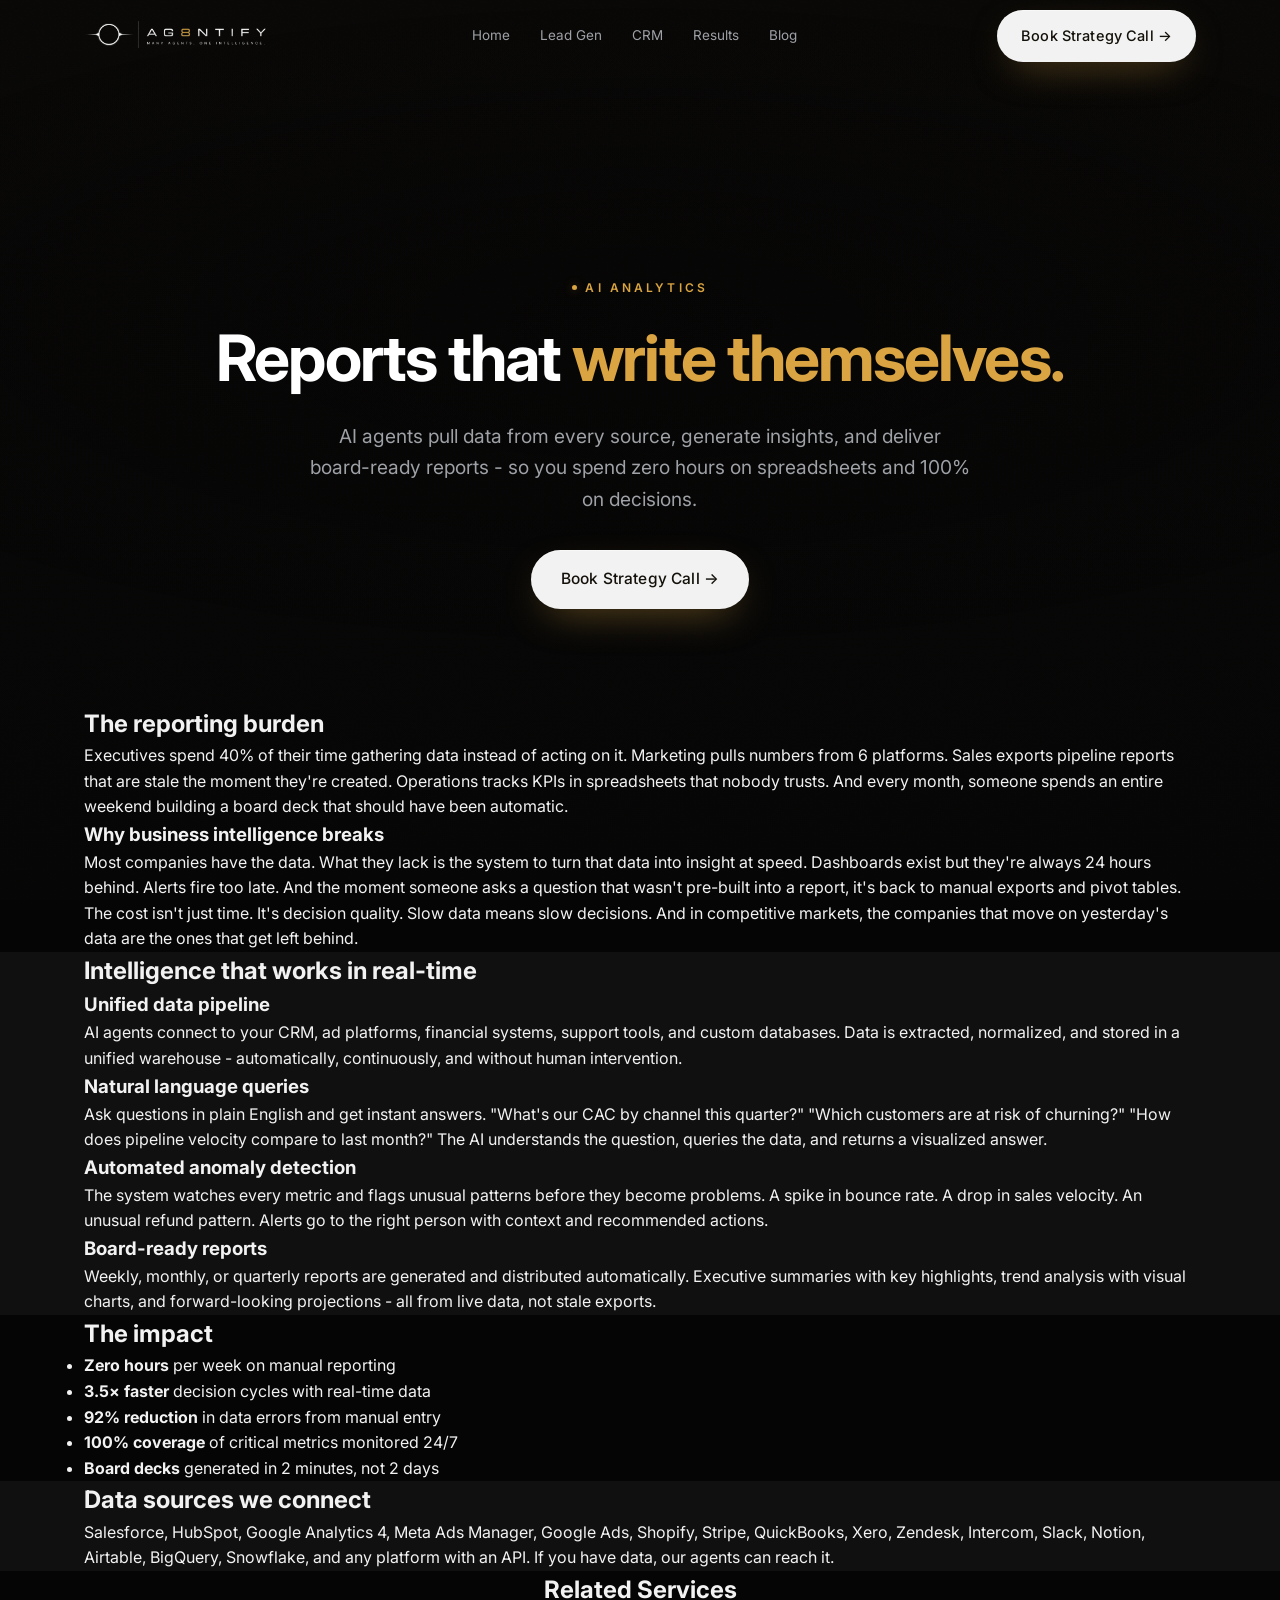
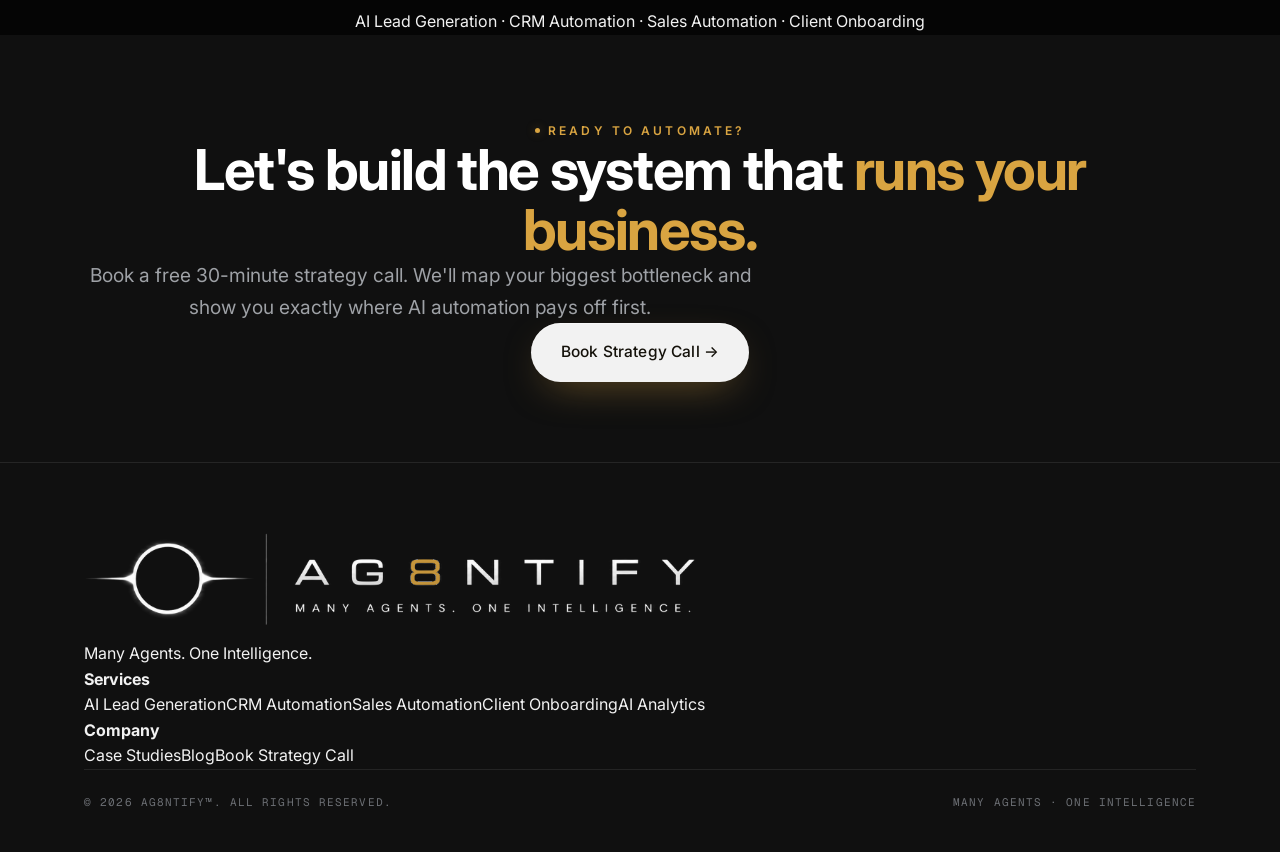
<file: ai-analytics/index.html>
<!DOCTYPE html>
<html lang="en">
<head>
<meta charset="UTF-8" />
<meta name="viewport" content="width=device-width, initial-scale=1.0" />
<title>AI Analytics & Reporting Automation | Ag8ntify™</title>
<meta name="description" content="Get live business reports and analytics with zero manual pulling. Ag8ntify's AI analytics agents generate dashboards, alerts, and board-ready reports automatically." />
<link rel="icon" href="/favicon.svg" type="image/svg+xml" />
<link rel="canonical" href="https://www.ag8ntify.com/ai-analytics/" />
<link rel="preconnect" href="https://fonts.googleapis.com" />
<link rel="preconnect" href="https://fonts.gstatic.com" crossorigin />
<link rel="stylesheet" href="https://fonts.googleapis.com/css2?family=Inter:wght@400;500;600;700;800;900&family=Geist+Mono:wght@400;500&display=swap" />
<link rel="stylesheet" href="/css/styles.css" />
<link rel="stylesheet" href="/css/sections.css" />
<link rel="stylesheet" href="/css/booking.css" />
<meta property="og:title" content="AI Analytics & Reporting Automation | Ag8ntify™" />
<meta property="og:description" content="Live business reports and analytics with zero manual pulling. AI-generated dashboards and board-ready reports." />
<meta property="og:type" content="website" />
<meta property="og:url" content="https://www.ag8ntify.com/ai-analytics/" />
<meta property="og:image" content="https://www.ag8ntify.com/assets/hero-horizon.webp" />
<meta name="twitter:card" content="summary_large_image" />
<meta name="twitter:title" content="AI Analytics & Reporting Automation | Ag8ntify™" />
<meta name="twitter:description" content="AI analytics. Live reports. Zero manual pulling." />
<meta name="twitter:image" content="https://www.ag8ntify.com/assets/hero-horizon.webp" />
<script type="application/ld+json">{"@context":"https://schema.org","@type":"Service","serviceType":"AI Analytics and Reporting","provider":{"@type":"Organization","name":"Ag8ntify","url":"https://www.ag8ntify.com/"},"description":"AI-powered analytics and automated reporting for business intelligence.","areaServed":"Worldwide"}</script>
</head>
<body>
<div class="scroll-progress" id="scrollProgress"></div>
<div class="grain"></div>
<nav class="nav" id="nav">
  <div class="nav-inner">
    <a class="brand" href="/" aria-label="Ag8ntify home"><img class="brand-logo" src="/assets/logo-full.png" alt="Ag8ntify" width="628" height="114"/></a>
    <div class="nav-links"><a href="/">Home</a><a href="/ai-lead-generation/">Lead Gen</a><a href="/crm-automation/">CRM</a><a href="/case-studies/">Results</a><a href="/blog/">Blog</a></div>
    <div class="nav-cta"><a href="/#book" class="btn btn-primary">Book Strategy Call →</a></div>
  </div>
</nav>

<header class="hero" style="min-height:60vh;">
  <div class="wrap hero-inner" style="padding-top:140px;">
    <span class="eyebrow">AI Analytics</span>
    <h1 class="display">Reports that <span class="gold-ink">write themselves.</span></h1>
    <p class="lead">AI agents pull data from every source, generate insights, and deliver board-ready reports - so you spend zero hours on spreadsheets and 100% on decisions.</p>
    <a href="/#book" class="btn btn-primary btn-lg">Book Strategy Call →</a>
  </div>
</header>

<main>
<section class="section">
  <div class="wrap">
    <h2>The reporting <strong>burden</strong></h2>
    <p>Executives spend 40% of their time gathering data instead of acting on it. Marketing pulls numbers from 6 platforms. Sales exports pipeline reports that are stale the moment they're created. Operations tracks KPIs in spreadsheets that nobody trusts. And every month, someone spends an entire weekend building a board deck that should have been automatic.</p>
    <h3>Why business intelligence breaks</h3>
    <p>Most companies have the data. What they lack is the system to turn that data into insight at speed. Dashboards exist but they're always 24 hours behind. Alerts fire too late. And the moment someone asks a question that wasn't pre-built into a report, it's back to manual exports and pivot tables.</p>
    <p>The cost isn't just time. It's decision quality. Slow data means slow decisions. And in competitive markets, the companies that move on yesterday's data are the ones that get left behind.</p>
  </div>
</section>

<section class="section" style="background:#101010;">
  <div class="wrap">
    <h2>Intelligence that <strong>works in real-time</strong></h2>
    <h3>Unified data pipeline</h3>
    <p>AI agents connect to your CRM, ad platforms, financial systems, support tools, and custom databases. Data is extracted, normalized, and stored in a unified warehouse - automatically, continuously, and without human intervention.</p>
    <h3>Natural language queries</h3>
    <p>Ask questions in plain English and get instant answers. "What's our CAC by channel this quarter?" "Which customers are at risk of churning?" "How does pipeline velocity compare to last month?" The AI understands the question, queries the data, and returns a visualized answer.</p>
    <h3>Automated anomaly detection</h3>
    <p>The system watches every metric and flags unusual patterns before they become problems. A spike in bounce rate. A drop in sales velocity. An unusual refund pattern. Alerts go to the right person with context and recommended actions.</p>
    <h3>Board-ready reports</h3>
    <p>Weekly, monthly, or quarterly reports are generated and distributed automatically. Executive summaries with key highlights, trend analysis with visual charts, and forward-looking projections - all from live data, not stale exports.</p>
  </div>
</section>

<section class="section">
  <div class="wrap">
    <h2>The <strong>impact</strong></h2>
    <ul>
      <li><strong>Zero hours</strong> per week on manual reporting</li>
      <li><strong>3.5× faster</strong> decision cycles with real-time data</li>
      <li><strong>92% reduction</strong> in data errors from manual entry</li>
      <li><strong>100% coverage</strong> of critical metrics monitored 24/7</li>
      <li><strong>Board decks</strong> generated in 2 minutes, not 2 days</li>
    </ul>
  </div>
</section>

<section class="section" style="background:#101010;">
  <div class="wrap">
    <h2>Data sources we <strong>connect</strong></h2>
    <p>Salesforce, HubSpot, Google Analytics 4, Meta Ads Manager, Google Ads, Shopify, Stripe, QuickBooks, Xero, Zendesk, Intercom, Slack, Notion, Airtable, BigQuery, Snowflake, and any platform with an API. If you have data, our agents can reach it.</p>
  </div>
</section>

<section class="section">
  <div class="wrap" style="text-align:center;">
    <h2>Related Services</h2>
    <p><a href="/ai-lead-generation/">AI Lead Generation</a> · <a href="/crm-automation/">CRM Automation</a> · <a href="/ai-sales-automation/">Sales Automation</a> · <a href="/ai-onboarding/">Client Onboarding</a></p>
  </div>
</section>

<section class="section" style="background:var(--bg-2);text-align:center;padding:80px 0;">
  <div class="wrap">
    <span class="eyebrow">Ready to Automate?</span>
    <h2 class="display">Let's build the system that <span class="gold-ink">runs your business.</span></h2>
    <p class="lead">Book a free 30-minute strategy call. We'll map your biggest bottleneck and show you exactly where AI automation pays off first.</p>
    <a href="/#book" class="btn btn-primary btn-lg">Book Strategy Call →</a>
  </div>
</section>
</main>

<footer class="footer">
  <div class="wrap">
    <div class="footer-grid">
      <div class="footer-brand"><img src="/assets/logo-full.png" alt="Ag8ntify" width="628" height="114"/><p>Many Agents. One Intelligence.</p></div>
      <div class="footer-col">
        <h4>Services</h4>
        <a href="/ai-lead-generation/">AI Lead Generation</a><a href="/crm-automation/">CRM Automation</a><a href="/ai-sales-automation/">Sales Automation</a><a href="/ai-onboarding/">Client Onboarding</a><a href="/ai-analytics/">AI Analytics</a>
      </div>
      <div class="footer-col">
        <h4>Company</h4>
        <a href="/case-studies/">Case Studies</a><a href="/blog/">Blog</a><a href="/#book">Book Strategy Call</a>
      </div>
    </div>
    <div class="footer-bottom"><span>© 2026 Ag8ntify™. All rights reserved.</span><span>Many Agents · One Intelligence</span></div>
  </div>
</footer>
<script src="/js/main.js"></script>
</body>
</html>
</file>
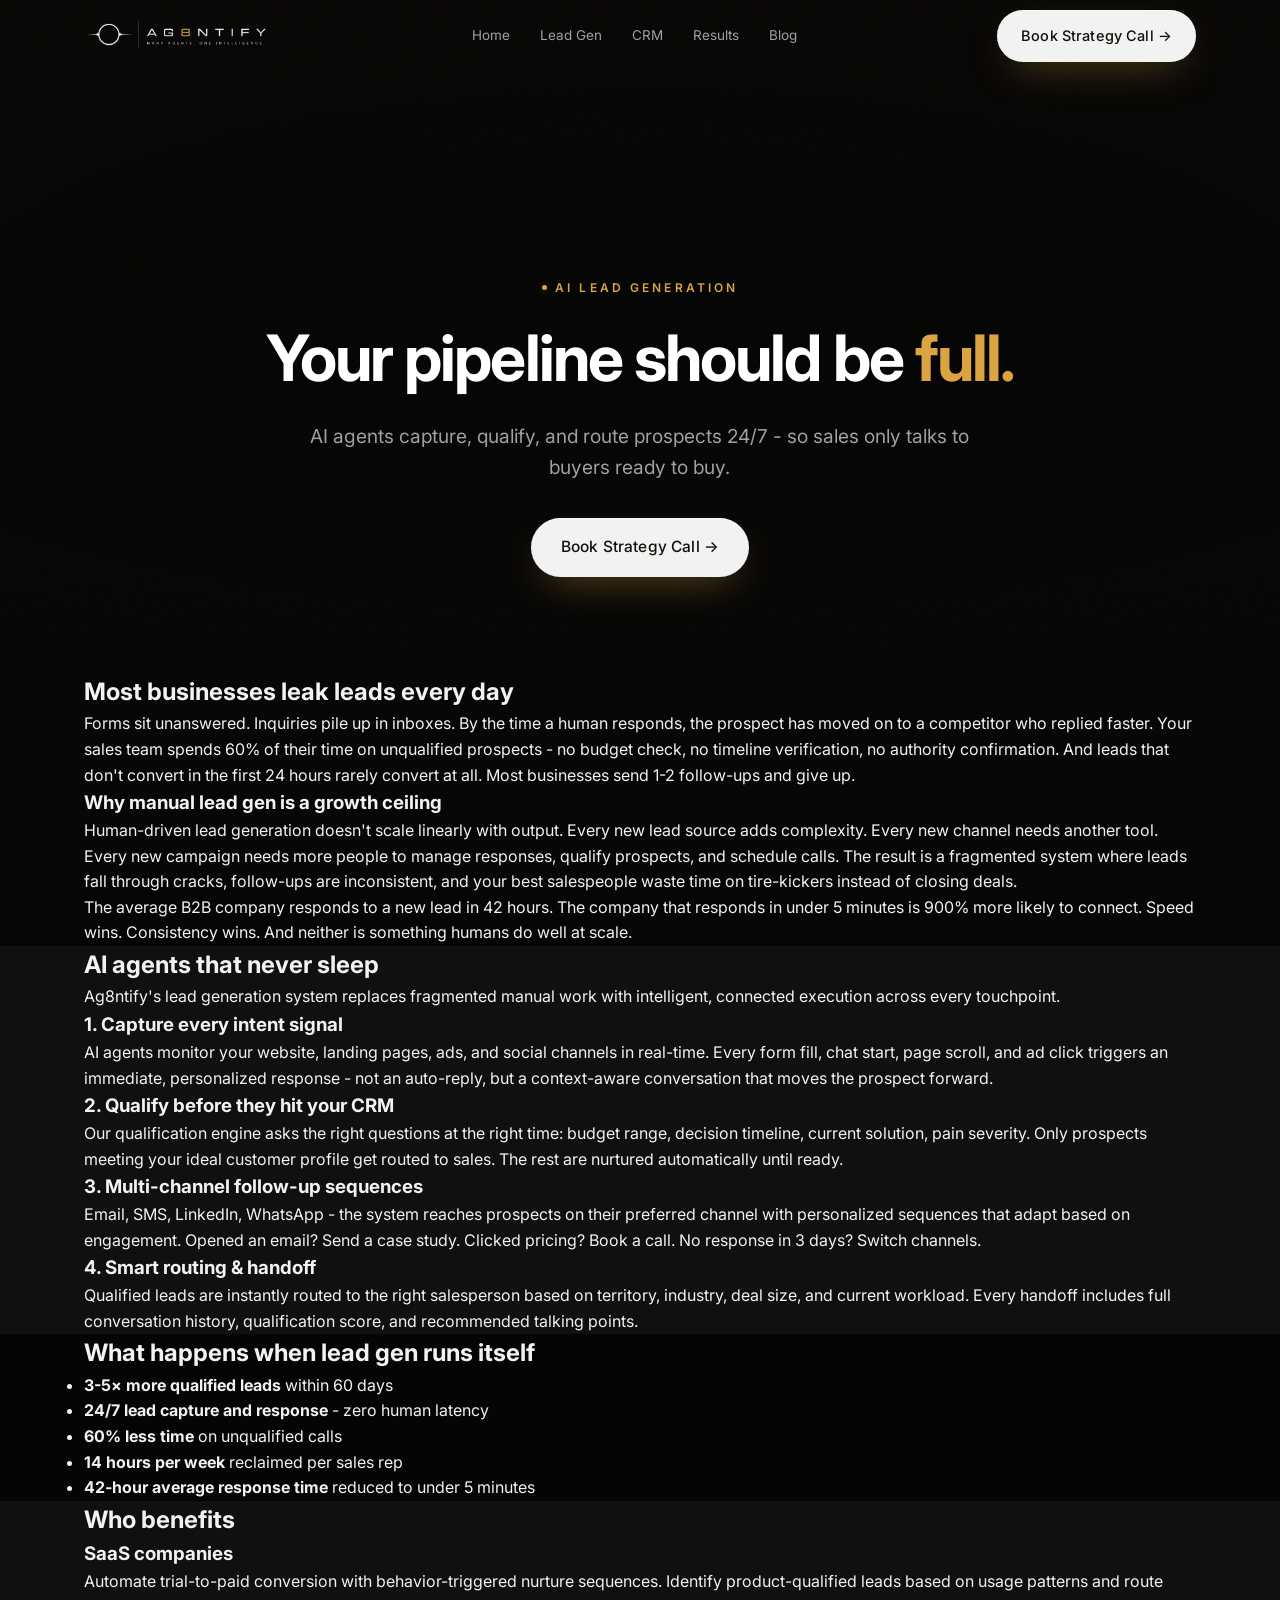
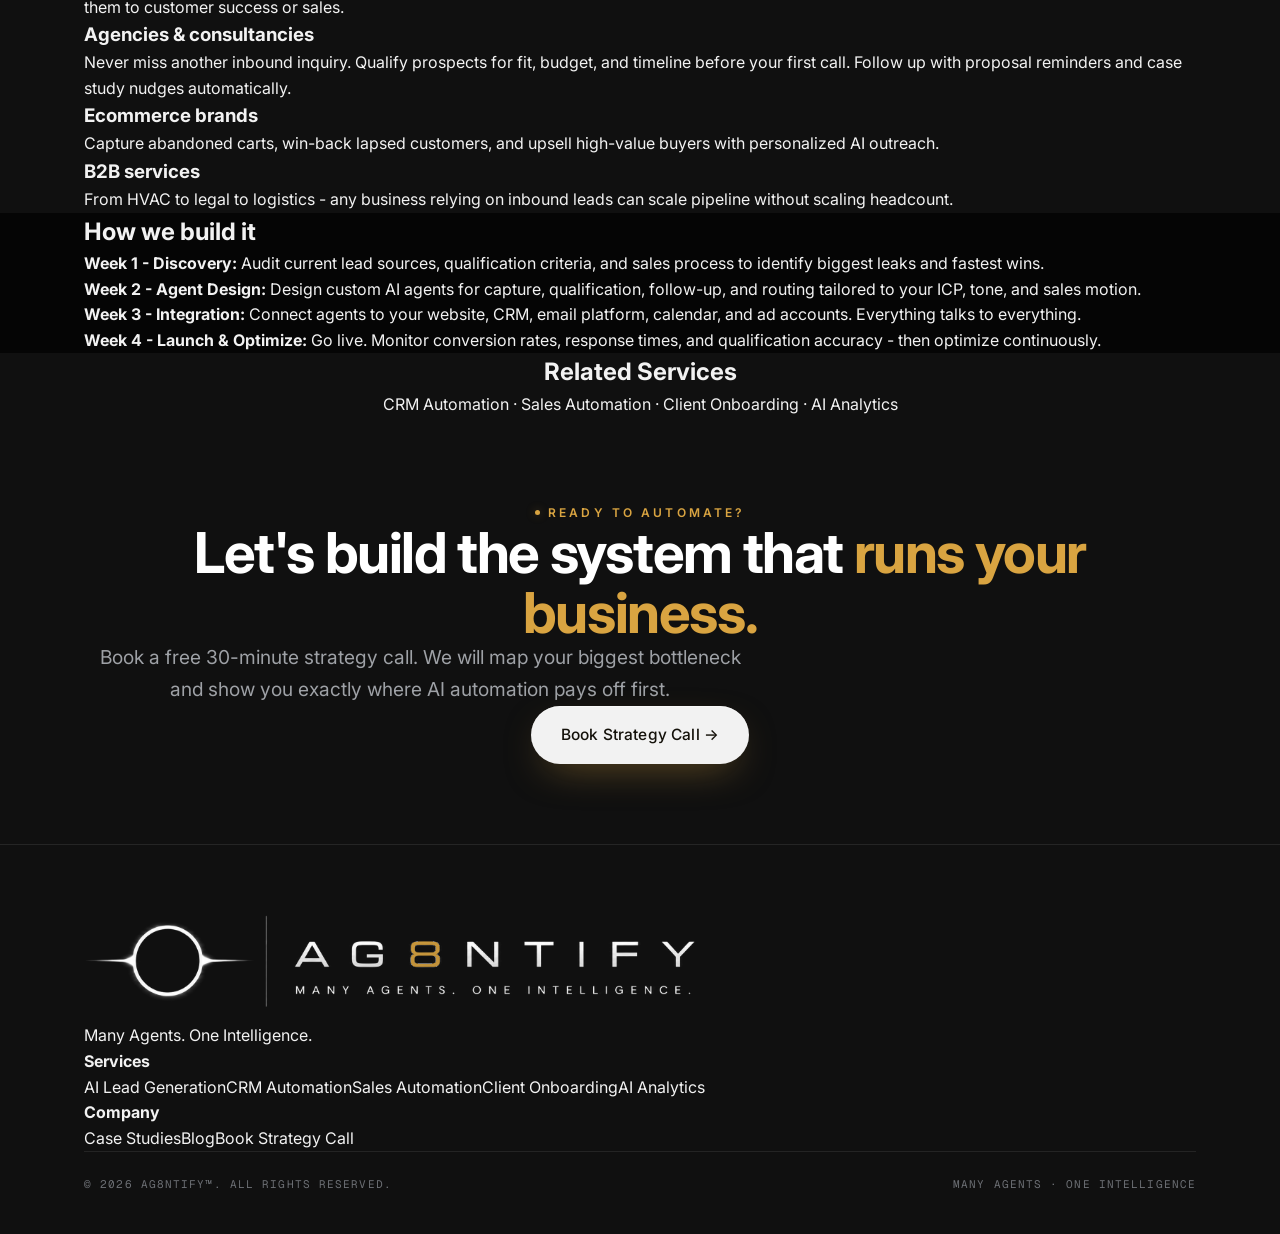
<file: ai-lead-generation/index.html>
<!DOCTYPE html>
<html lang="en">
<head>
<meta charset="UTF-8" />
<meta name="viewport" content="width=device-width, initial-scale=1.0" />
<title>AI Lead Generation Automation | Ag8ntify™</title>
<meta name="description" content="Automate lead generation with AI agents that capture, qualify, and route prospects 24/7. Ag8ntify delivers 3-5x more qualified leads without adding headcount." />
<link rel="icon" href="/favicon.svg" type="image/svg+xml" />
<link rel="canonical" href="https://www.ag8ntify.com/ai-lead-generation/" />
<link rel="preconnect" href="https://fonts.googleapis.com" />
<link rel="preconnect" href="https://fonts.gstatic.com" crossorigin />
<link rel="stylesheet" href="https://fonts.googleapis.com/css2?family=Inter:wght@400;500;600;700;800;900&family=Geist+Mono:wght@400;500&display=swap" />
<link rel="stylesheet" href="/css/styles.css" />
<link rel="stylesheet" href="/css/sections.css" />
<link rel="stylesheet" href="/css/booking.css" />
<meta property="og:title" content="AI Lead Generation Automation | Ag8ntify™" />
<meta property="og:description" content="Automate lead generation with AI agents. Capture, qualify, and route prospects 24/7 with 3-5x more qualified leads." />
<meta property="og:type" content="website" />
<meta property="og:url" content="https://www.ag8ntify.com/ai-lead-generation/" />
<meta property="og:image" content="https://www.ag8ntify.com/assets/hero-horizon.webp" />
<meta property="og:site_name" content="Ag8ntify" />
<meta name="twitter:card" content="summary_large_image" />
<meta name="twitter:title" content="AI Lead Generation Automation | Ag8ntify™" />
<meta name="twitter:description" content="AI agents deliver 3-5x more qualified leads. No headcount required." />
<meta name="twitter:image" content="https://www.ag8ntify.com/assets/hero-horizon.webp" />
<script type="application/ld+json">
{
  "@context":"https://schema.org","@type":"Service","serviceType":"AI Lead Generation Automation","provider":{"@type":"Organization","name":"Ag8ntify","url":"https://www.ag8ntify.com/"},"description":"AI-powered lead generation that captures, qualifies, and routes prospects 24/7.","areaServed":"Worldwide"
}
</script>
</head>
<body>
<div class="scroll-progress" id="scrollProgress"></div>
<div class="grain"></div>
<nav class="nav" id="nav">
  <div class="nav-inner">
    <a class="brand" href="/" aria-label="Ag8ntify home"><img class="brand-logo" src="/assets/logo-full.png" alt="Ag8ntify" width="628" height="114"/></a>
    <div class="nav-links">
      <a href="/">Home</a><a href="/ai-lead-generation/">Lead Gen</a><a href="/crm-automation/">CRM</a><a href="/case-studies/">Results</a><a href="/blog/">Blog</a>
    </div>
    <div class="nav-cta"><a href="/#book" class="btn btn-primary">Book Strategy Call →</a></div>
  </div>
</nav>

<header class="hero" style="min-height:60vh;">
  <div class="wrap hero-inner" style="padding-top:140px;">
    <span class="eyebrow">AI Lead Generation</span>
    <h1 class="display">Your pipeline should be <span class="gold-ink">full.</span></h1>
    <p class="lead">AI agents capture, qualify, and route prospects 24/7 - so sales only talks to buyers ready to buy.</p>
    <a href="/#book" class="btn btn-primary btn-lg">Book Strategy Call →</a>
  </div>
</header>

<main>
<section class="section">
  <div class="wrap">
    <h2>Most businesses leak <strong>leads every day</strong></h2>
    <p>Forms sit unanswered. Inquiries pile up in inboxes. By the time a human responds, the prospect has moved on to a competitor who replied faster. Your sales team spends 60% of their time on unqualified prospects - no budget check, no timeline verification, no authority confirmation. And leads that don't convert in the first 24 hours rarely convert at all. Most businesses send 1-2 follow-ups and give up.</p>
    <h3>Why manual lead gen is a growth ceiling</h3>
    <p>Human-driven lead generation doesn't scale linearly with output. Every new lead source adds complexity. Every new channel needs another tool. Every new campaign needs more people to manage responses, qualify prospects, and schedule calls. The result is a fragmented system where leads fall through cracks, follow-ups are inconsistent, and your best salespeople waste time on tire-kickers instead of closing deals.</p>
    <p>The average B2B company responds to a new lead in 42 hours. The company that responds in under 5 minutes is 900% more likely to connect. Speed wins. Consistency wins. And neither is something humans do well at scale.</p>
  </div>
</section>

<section class="section" style="background:#101010;">
  <div class="wrap">
    <h2>AI agents that <strong>never sleep</strong></h2>
    <p>Ag8ntify's lead generation system replaces fragmented manual work with intelligent, connected execution across every touchpoint.</p>
    <h3>1. Capture every intent signal</h3>
    <p>AI agents monitor your website, landing pages, ads, and social channels in real-time. Every form fill, chat start, page scroll, and ad click triggers an immediate, personalized response - not an auto-reply, but a context-aware conversation that moves the prospect forward.</p>
    <h3>2. Qualify before they hit your CRM</h3>
    <p>Our qualification engine asks the right questions at the right time: budget range, decision timeline, current solution, pain severity. Only prospects meeting your ideal customer profile get routed to sales. The rest are nurtured automatically until ready.</p>
    <h3>3. Multi-channel follow-up sequences</h3>
    <p>Email, SMS, LinkedIn, WhatsApp - the system reaches prospects on their preferred channel with personalized sequences that adapt based on engagement. Opened an email? Send a case study. Clicked pricing? Book a call. No response in 3 days? Switch channels.</p>
    <h3>4. Smart routing &amp; handoff</h3>
    <p>Qualified leads are instantly routed to the right salesperson based on territory, industry, deal size, and current workload. Every handoff includes full conversation history, qualification score, and recommended talking points.</p>
  </div>
</section>

<section class="section">
  <div class="wrap">
    <h2>What happens when lead gen <strong>runs itself</strong></h2>
    <ul>
      <li><strong>3-5× more qualified leads</strong> within 60 days</li>
      <li><strong>24/7 lead capture and response</strong> - zero human latency</li>
      <li><strong>60% less time</strong> on unqualified calls</li>
      <li><strong>14 hours per week</strong> reclaimed per sales rep</li>
      <li><strong>42-hour average response time</strong> reduced to under 5 minutes</li>
    </ul>
  </div>
</section>

<section class="section" style="background:#101010;">
  <div class="wrap">
    <h2>Who benefits</h2>
    <h3>SaaS companies</h3>
    <p>Automate trial-to-paid conversion with behavior-triggered nurture sequences. Identify product-qualified leads based on usage patterns and route them to customer success or sales.</p>
    <h3>Agencies &amp; consultancies</h3>
    <p>Never miss another inbound inquiry. Qualify prospects for fit, budget, and timeline before your first call. Follow up with proposal reminders and case study nudges automatically.</p>
    <h3>Ecommerce brands</h3>
    <p>Capture abandoned carts, win-back lapsed customers, and upsell high-value buyers with personalized AI outreach.</p>
    <h3>B2B services</h3>
    <p>From HVAC to legal to logistics - any business relying on inbound leads can scale pipeline without scaling headcount.</p>
  </div>
</section>

<section class="section">
  <div class="wrap">
    <h2>How we build it</h2>
    <p><strong>Week 1 - Discovery:</strong> Audit current lead sources, qualification criteria, and sales process to identify biggest leaks and fastest wins.</p>
    <p><strong>Week 2 - Agent Design:</strong> Design custom AI agents for capture, qualification, follow-up, and routing tailored to your ICP, tone, and sales motion.</p>
    <p><strong>Week 3 - Integration:</strong> Connect agents to your website, CRM, email platform, calendar, and ad accounts. Everything talks to everything.</p>
    <p><strong>Week 4 - Launch &amp; Optimize:</strong> Go live. Monitor conversion rates, response times, and qualification accuracy - then optimize continuously.</p>
  </div>
</section>

<section class="section" style="background:#101010;">
  <div class="wrap" style="text-align:center;">
    <h2>Related Services</h2>
    <p><a href="/crm-automation/">CRM Automation</a> · <a href="/ai-sales-automation/">Sales Automation</a> · <a href="/ai-onboarding/">Client Onboarding</a> · <a href="/ai-analytics/">AI Analytics</a></p>
  </div>
</section>

<section class="section" style="background:var(--bg-2);text-align:center;padding:80px 0;">
  <div class="wrap">
    <span class="eyebrow">Ready to Automate?</span>
    <h2 class="display">Let's build the system that <span class="gold-ink">runs your business.</span></h2>
    <p class="lead">Book a free 30-minute strategy call. We will map your biggest bottleneck and show you exactly where AI automation pays off first.</p>
    <a href="/#book" class="btn btn-primary btn-lg">Book Strategy Call →</a>
  </div>
</section>
</main>

<footer class="footer">
  <div class="wrap">
    <div class="footer-grid">
      <div class="footer-brand"><img src="/assets/logo-full.png" alt="Ag8ntify" width="628" height="114"/><p>Many Agents. One Intelligence.</p></div>
      <div class="footer-col">
        <h4>Services</h4>
        <a href="/ai-lead-generation/">AI Lead Generation</a><a href="/crm-automation/">CRM Automation</a><a href="/ai-sales-automation/">Sales Automation</a><a href="/ai-onboarding/">Client Onboarding</a><a href="/ai-analytics/">AI Analytics</a>
      </div>
      <div class="footer-col">
        <h4>Company</h4>
        <a href="/case-studies/">Case Studies</a><a href="/blog/">Blog</a><a href="/#book">Book Strategy Call</a>
      </div>
    </div>
    <div class="footer-bottom"><span>© 2026 Ag8ntify™. All rights reserved.</span><span>Many Agents · One Intelligence</span></div>
  </div>
</footer>
<script src="/js/main.js"></script>
</body>
</html>
</file>
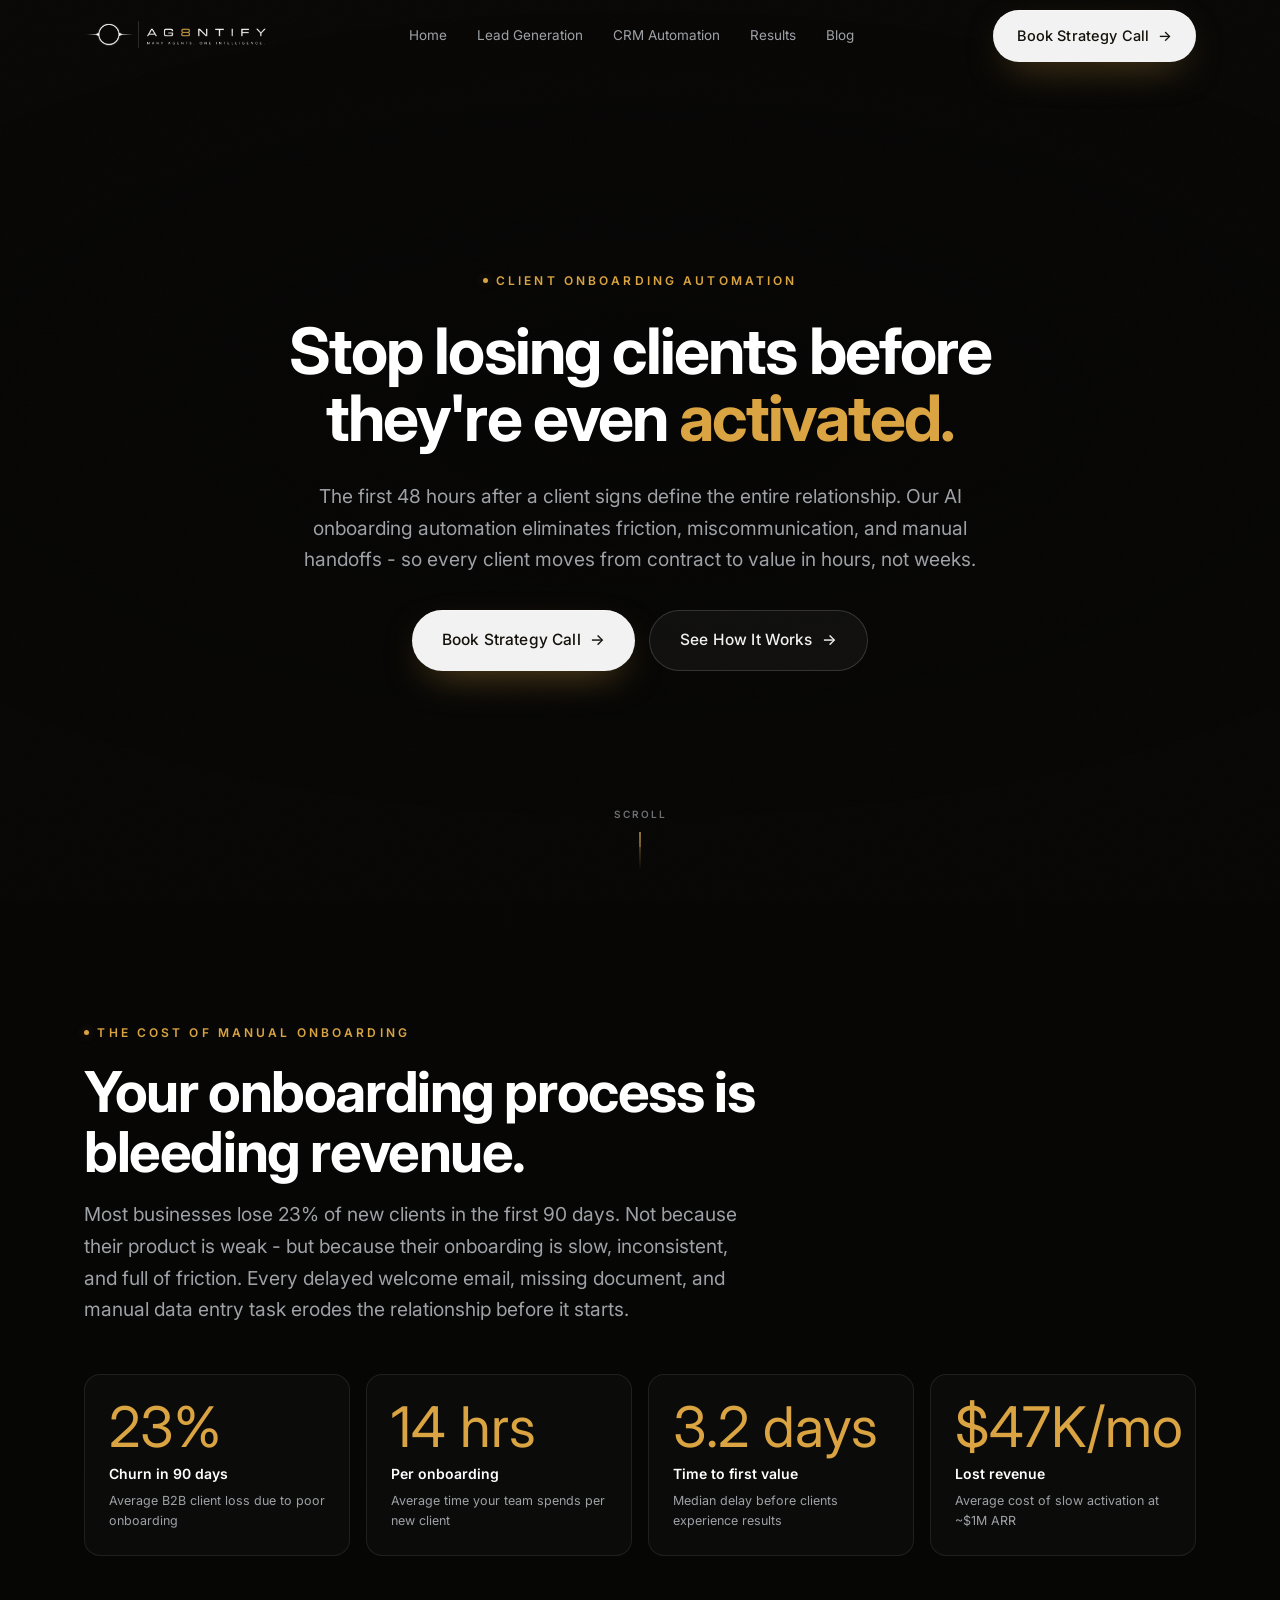
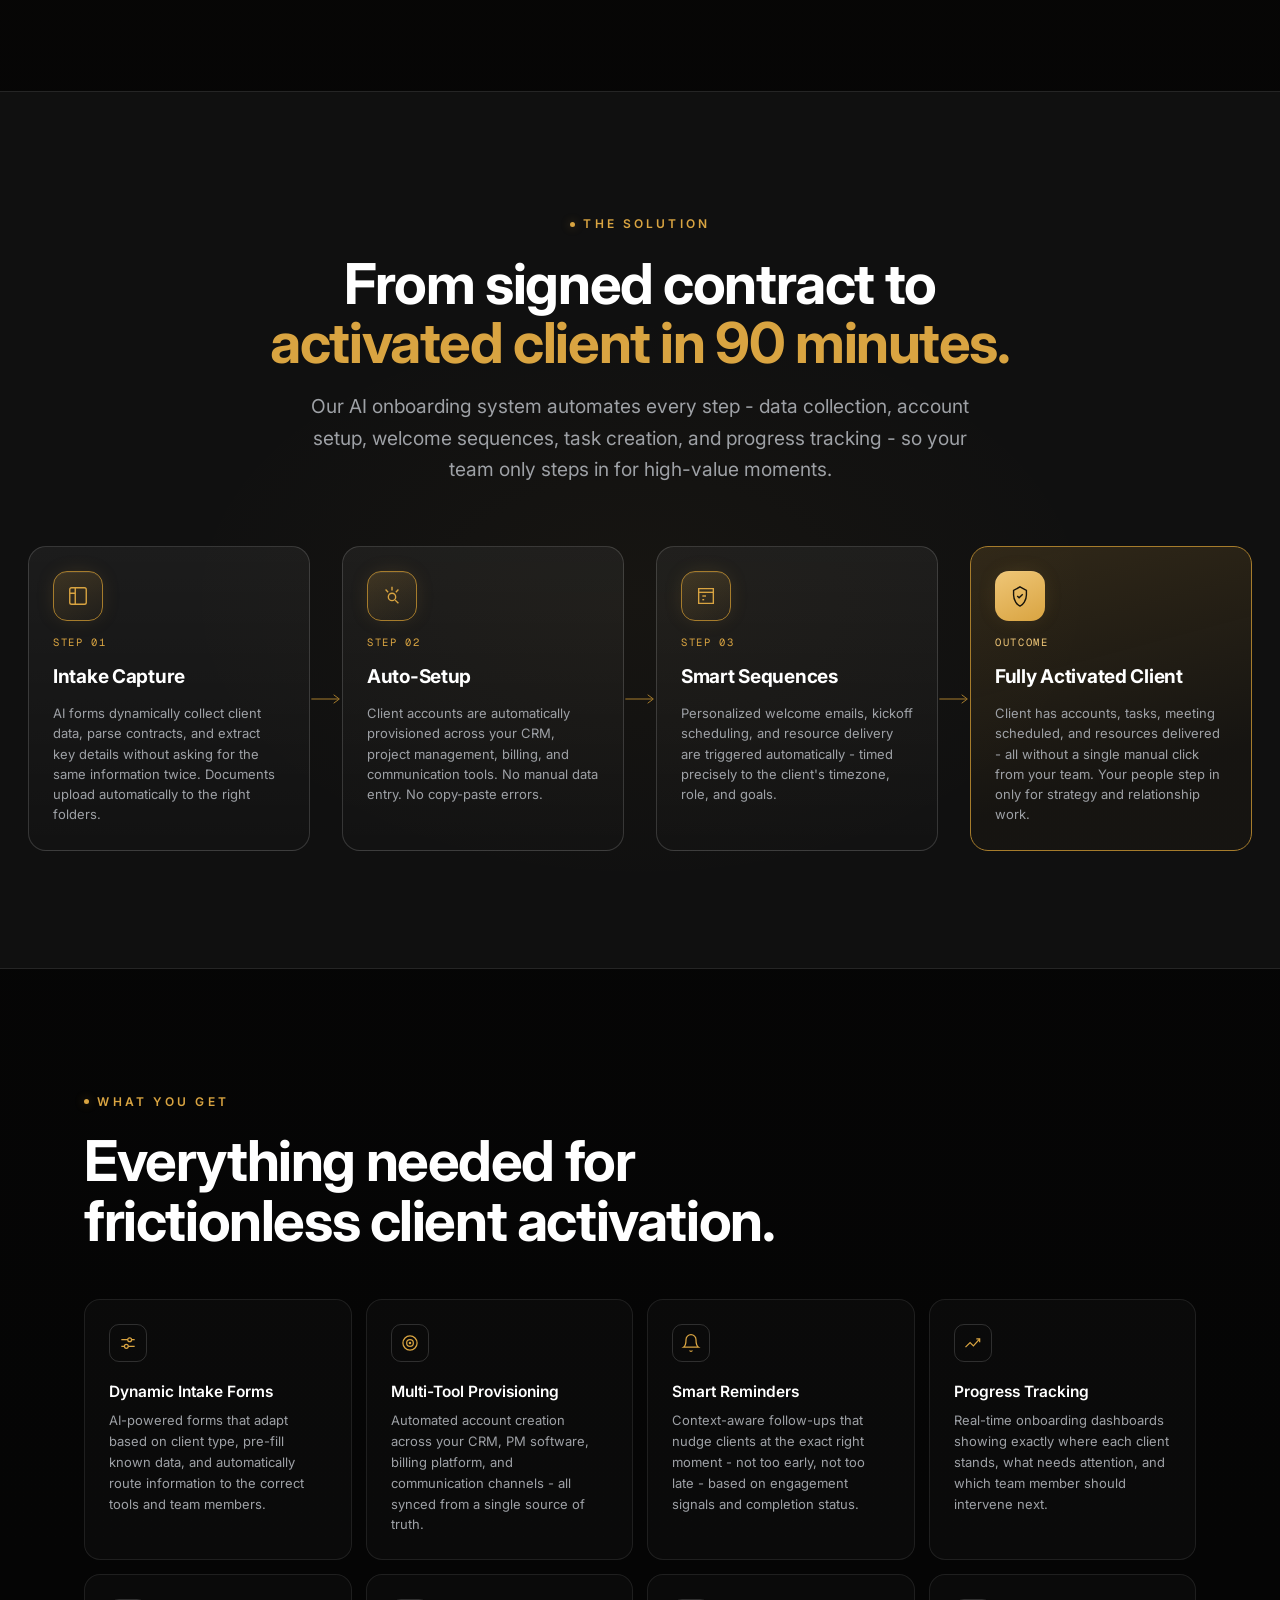
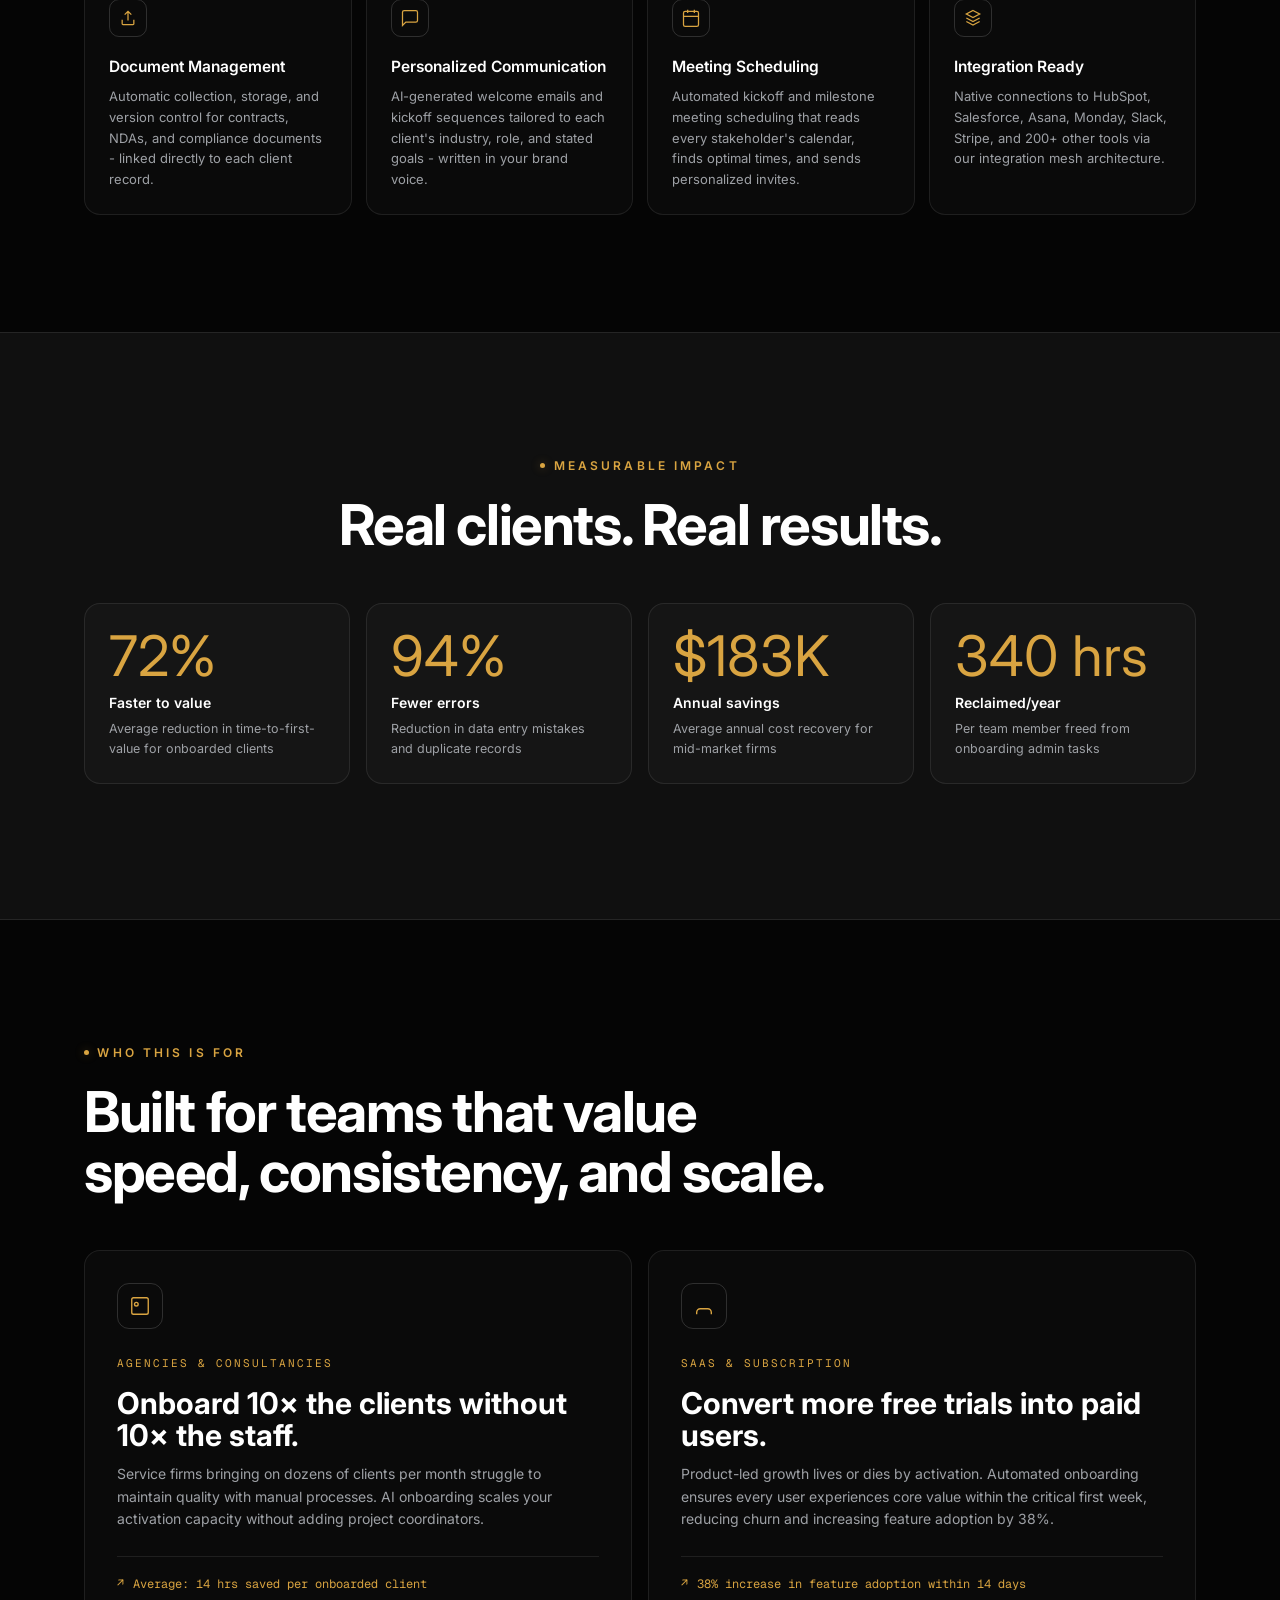
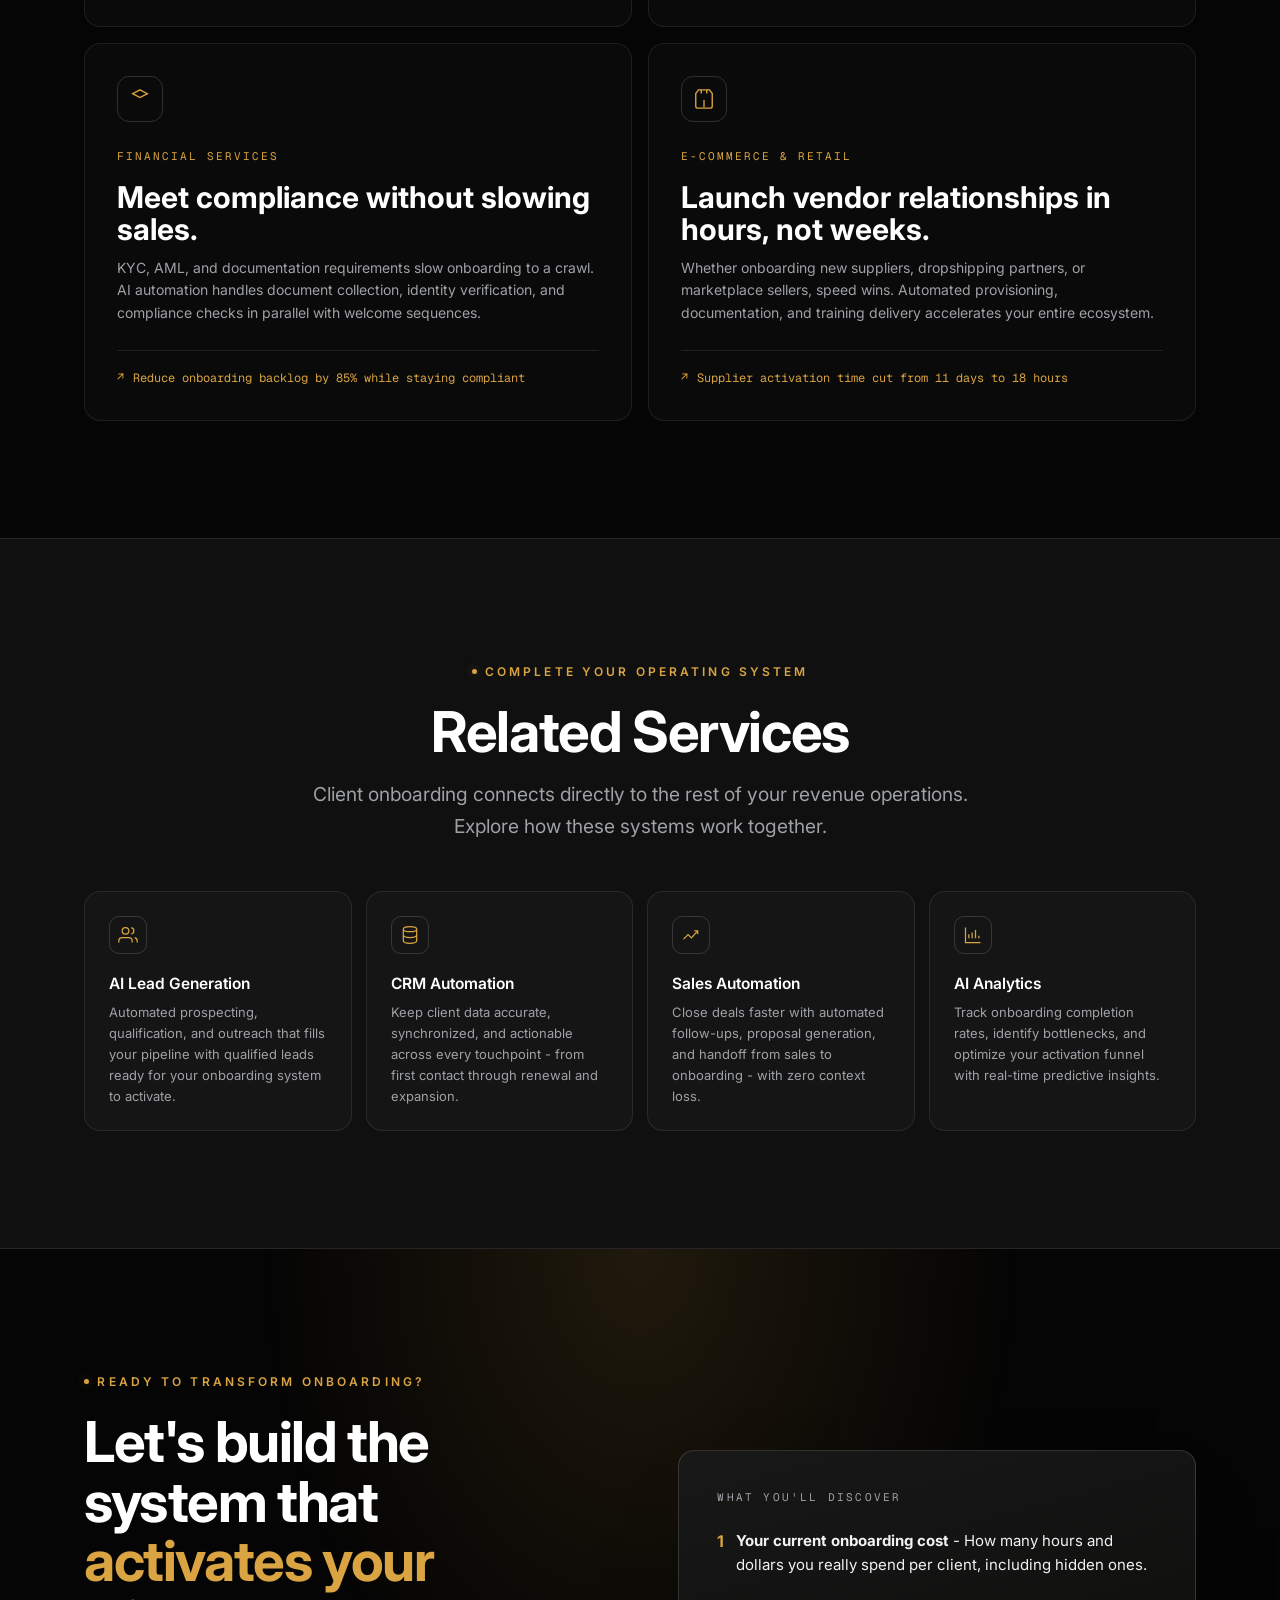
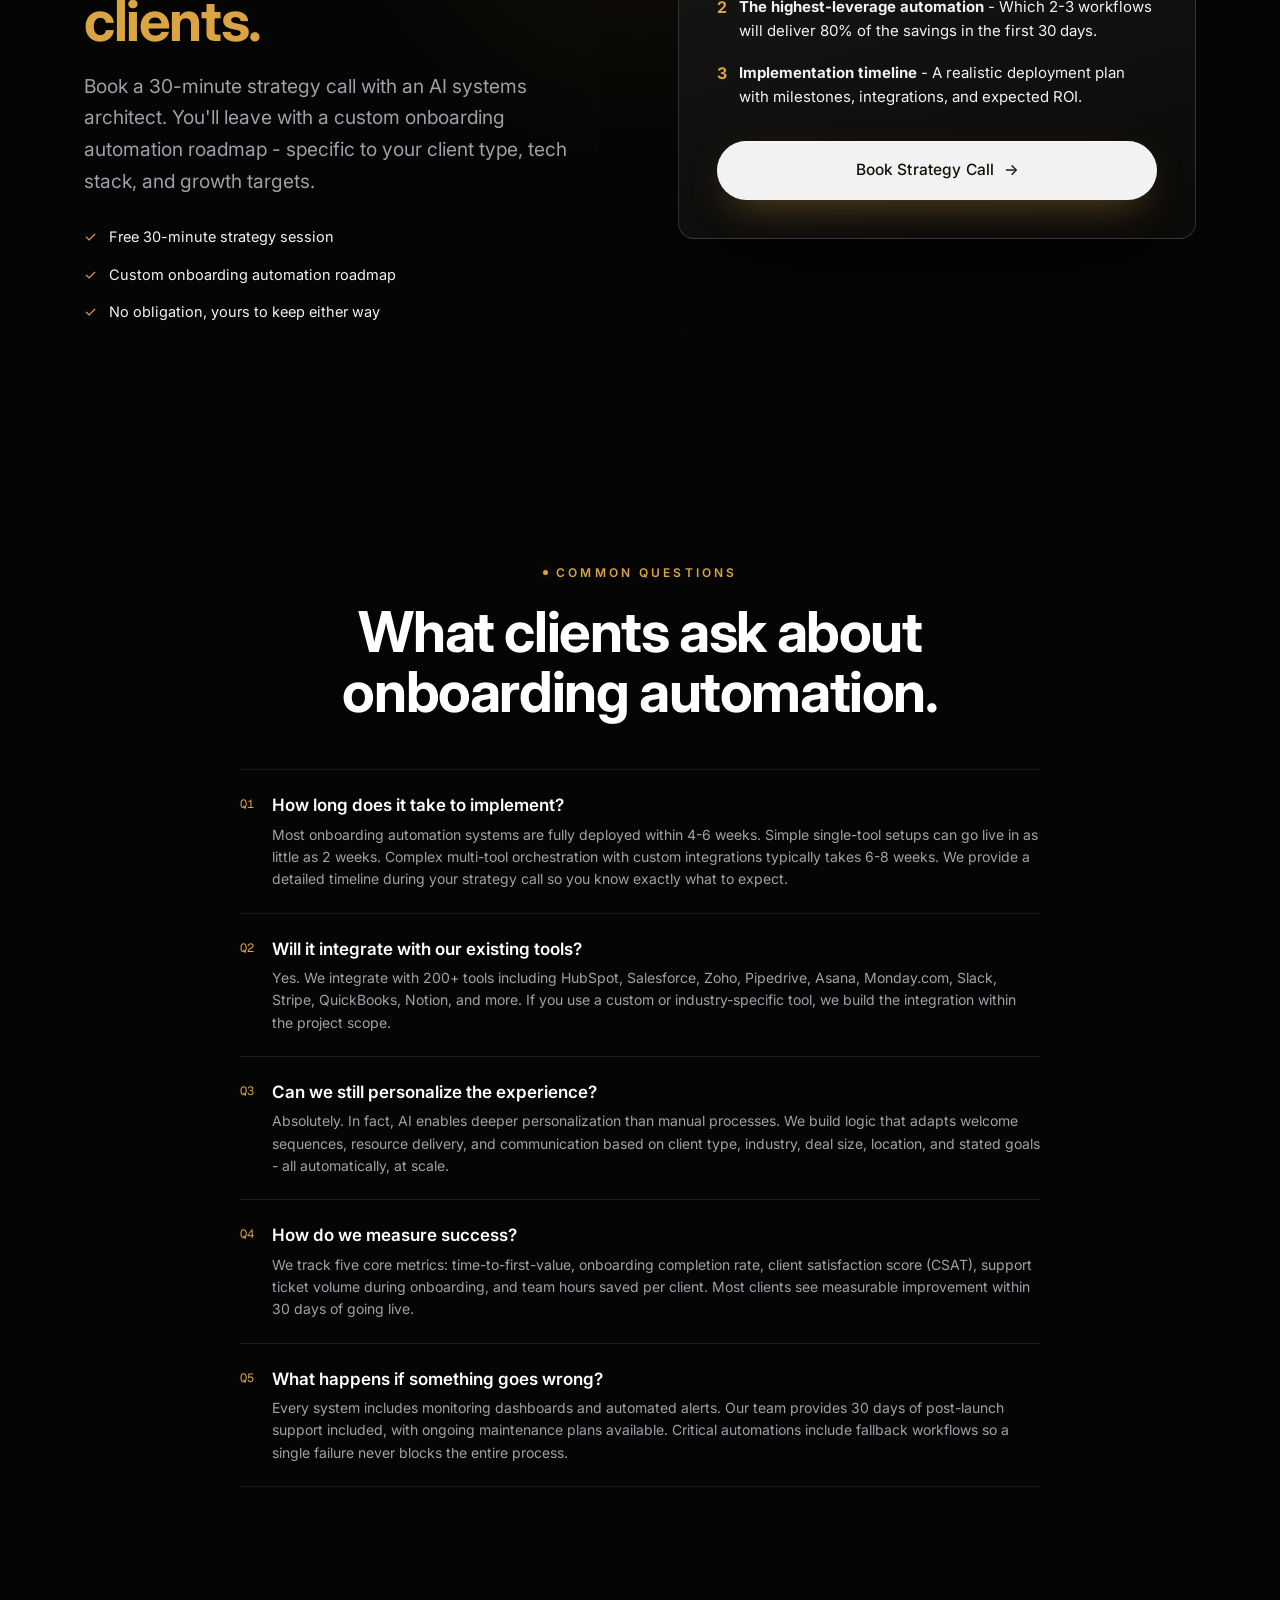
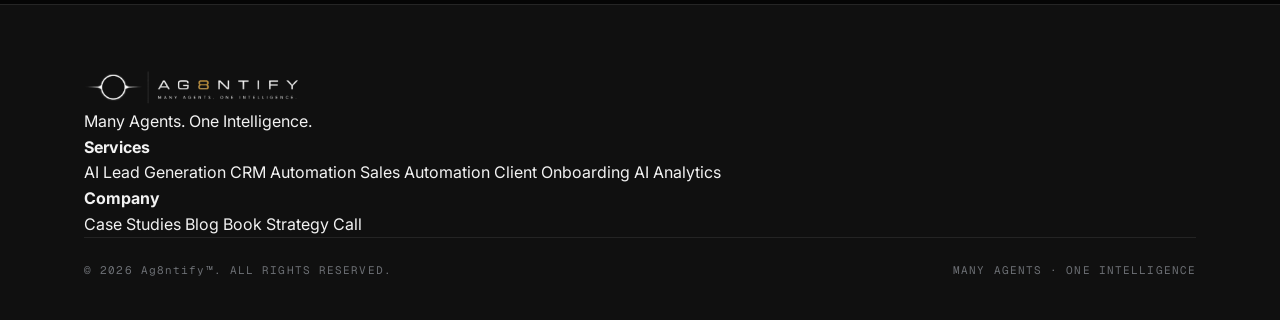
<file: ai-onboarding/index.html>
<!DOCTYPE html>
<html lang="en">
<head>
<meta charset="UTF-8" />
<meta name="viewport" content="width=device-width, initial-scale=1.0" />
<title>AI Client Onboarding Automation | Ag8ntify™</title>
<meta name="description" content="Transform client onboarding with AI automation. Ag8ntify eliminates delays, miscommunication, and manual data entry - delivering 72% faster client activation and 94% fewer errors." />
<link rel="icon" href="/favicon.svg" type="image/svg+xml" />
<link rel="canonical" href="https://www.ag8ntify.com/ai-onboarding/" />
<link rel="stylesheet" href="https://fonts.googleapis.com/css2?family=Inter:wght@400;500;600;700;800;900&amp;family=Geist+Mono:wght@400;500&amp;display=swap" />
<link rel="preconnect" href="https://fonts.googleapis.com" />
<link rel="preconnect" href="https://fonts.gstatic.com" crossorigin />
<link rel="stylesheet" href="/css/styles.css" />
<link rel="stylesheet" href="/css/sections.css" />
<link rel="stylesheet" href="/css/booking.css" />
<meta property="og:title" content="AI Client Onboarding Automation | Ag8ntify™" />
<meta property="og:description" content="Transform client onboarding with AI automation. Eliminate delays, miscommunication, and manual data entry - delivering 72% faster client activation." />
<meta property="og:type" content="website" />
<meta property="og:url" content="https://www.ag8ntify.com/ai-onboarding/" />
<meta property="og:image" content="https://www.ag8ntify.com/assets/hero-horizon.webp" />
<meta property="og:site_name" content="Ag8ntify" />
<meta name="twitter:card" content="summary_large_image" />
<meta name="twitter:title" content="AI Client Onboarding Automation | Ag8ntify™" />
<meta name="twitter:description" content="Transform client onboarding with AI automation. Eliminate delays and manual data entry." />
<meta name="twitter:image" content="https://www.ag8ntify.com/assets/hero-horizon.webp" />
<script type="application/ld+json">
{
  "@context": "https://schema.org",
  "@graph": [
    {
      "@type": "Organization",
      "@id": "https://www.ag8ntify.com/#organization",
      "name": "Ag8ntify",
      "alternateName": "AG8NTIFY",
      "url": "https://www.ag8ntify.com/",
      "logo": {
        "@type": "ImageObject",
        "url": "https://www.ag8ntify.com/assets/logo-full.png",
        "width": 628,
        "height": 114
      },
      "description": "Ag8ntify builds AI Operating Systems that replace fragmented manual work with intelligent, connected execution."
    },
    {
      "@type": "WebSite",
      "@id": "https://www.ag8ntify.com/#website",
      "url": "https://www.ag8ntify.com/",
      "name": "Ag8ntify™ | The AI Operating System for Autonomous Business",
      "publisher": {
        "@id": "https://www.ag8ntify.com/#organization"
      }
    },
    {
      "@type": "WebPage",
      "@id": "https://www.ag8ntify.com/ai-onboarding/#webpage",
      "url": "https://www.ag8ntify.com/ai-onboarding/",
      "name": "AI Client Onboarding Automation | Ag8ntify™",
      "isPartOf": {
        "@id": "https://www.ag8ntify.com/#website"
      },
      "about": {
        "@id": "https://www.ag8ntify.com/#organization"
      },
      "description": "Transform client onboarding with AI automation. Deliver 72% faster client activation and 94% fewer errors."
    },
    {
      "@type": "Service",
      "serviceType": "AI Client Onboarding Automation",
      "provider": {
        "@id": "https://www.ag8ntify.com/#organization"
      },
      "description": "End-to-end AI-powered client onboarding automation that eliminates manual data entry, reduces time-to-value by 72%, and creates consistent, scalable client activation experiences connected to CRM, billing, and project management systems.",
      "areaServed": "Worldwide",
      "offers": {
        "@type": "Offer",
        "availability": "https://schema.org/InStock"
      },
      "potentialAction": {
        "@type": "Action",
        "name": "Book Strategy Call"
      }
    }
  ]
}
</script>
</head>
<body>

<div class="scroll-progress" id="scrollProgress"></div>
<div class="grain"></div>

<!-- ============ NAV ============ -->
<nav class="nav" id="nav">
  <div class="nav-inner">
    <a class="brand" href="/" aria-label="Ag8ntify home">
      <img class="brand-logo" src="/assets/logo-full.png" alt="Ag8ntify - Many Agents. One Intelligence." loading="lazy" width="628" height="114"/>
    </a>
    <div class="nav-links">
      <a href="/">Home</a>
      <a href="/ai-lead-generation/">Lead Generation</a>
      <a href="/crm-automation/">CRM Automation</a>
      <a href="/case-studies/">Results</a>
      <a href="/blog/">Blog</a>
    </div>
    <div class="nav-cta">
      <a href="/#book" class="btn btn-primary">Book Strategy Call <span class="arr">→</span></a>
    </div>
  </div>
</nav>

<!-- ============ HERO ============ -->
<header class="hero" id="top">
  <div class="wrap hero-inner">
    <span class="eyebrow reveal in" data-d="1">Client Onboarding Automation</span>
    <h1 class="display reveal in" data-d="2">Stop losing clients before<br />they're even <span class="gold-ink">activated.</span></h1>
    <p class="lead reveal in" data-d="3">The first 48 hours after a client signs define the entire relationship. Our AI onboarding automation eliminates friction, miscommunication, and manual handoffs - so every client moves from contract to value in hours, not weeks.</p>
    <div class="hero-ctas reveal in" data-d="4">
      <a href="/#book" class="btn btn-primary btn-lg">Book Strategy Call <span class="arr">→</span></a>
      <a href="#how-it-works" class="btn btn-ghost btn-lg">See How It Works <span class="arr">→</span></a>
    </div>
  </div>
  <div class="scroll-cue">
    <span class="label">Scroll</span>
    <span class="bar"></span>
  </div>
</header>

<!-- ============ WHATS THE PROBLEM ============ -->
<section class="section-pad" id="problem">
  <div class="wrap">
    <div class="shead reveal">
      <span class="eyebrow">The Cost of Manual Onboarding</span>
      <h2 class="display">Your onboarding process is bleeding revenue.</h2>
      <p class="lead">Most businesses lose 23% of new clients in the first 90 days. Not because their product is weak - but because their onboarding is slow, inconsistent, and full of friction. Every delayed welcome email, missing document, and manual data entry task erodes the relationship before it starts.</p>
    </div>
    <div class="dash reveal" data-d="2" style="margin-top:48px;">
      <div class="stat">
        <div class="sv">23%</div>
        <div class="sk">Churn in 90 days</div>
        <div class="sd">Average B2B client loss due to poor onboarding</div>
      </div>
      <div class="stat">
        <div class="sv">14 hrs</div>
        <div class="sk">Per onboarding</div>
        <div class="sd">Average time your team spends per new client</div>
      </div>
      <div class="stat">
        <div class="sv">3.2 days</div>
        <div class="sk">Time to first value</div>
        <div class="sd">Median delay before clients experience results</div>
      </div>
      <div class="stat">
        <div class="sv">$47K/mo</div>
        <div class="sk">Lost revenue</div>
        <div class="sd">Average cost of slow activation at ~$1M ARR</div>
      </div>
    </div>
  </div>
</section>

<!-- ============ HOW IT WORKS ============ -->
<section class="section-pad os-section" id="how-it-works">
  <div class="wrap">
    <div class="shead center reveal">
      <span class="eyebrow center">The Solution</span>
      <h2 class="display">From signed contract to<br /><span class="gold-ink">activated client in 90 minutes.</span></h2>
      <p class="lead" style="margin-inline:auto; text-align:center;">Our AI onboarding system automates every step - data collection, account setup, welcome sequences, task creation, and progress tracking - so your team only steps in for high-value moments.</p>
    </div>

    <div class="os-diagram reveal" data-d="2">
      <div class="osflow">
        <div class="osflow-tile">
          <div class="osflow-ic"><svg width="22" height="22" viewBox="0 0 24 24" fill="none" stroke="currentColor" stroke-width="1.5"><rect x="3" y="3" width="18" height="18" rx="2"/><path d="M9 3v18M3 9h6"/></svg></div>
          <span class="osflow-k">Step 01</span>
          <h4>Intake Capture</h4>
          <p>AI forms dynamically collect client data, parse contracts, and extract key details without asking for the same information twice. Documents upload automatically to the right folders.</p>
        </div>
        <div class="osflow-arrow" aria-hidden="true">
          <svg viewBox="0 0 48 24" fill="none"><path d="M2 12h40" stroke="currentColor" stroke-width="1.5"/><path d="M36 6l8 6-8 6" stroke="currentColor" stroke-width="1.5" stroke-linecap="round" stroke-linejoin="round"/></svg>
        </div>
        <div class="osflow-tile">
          <div class="osflow-ic"><svg width="22" height="22" viewBox="0 0 24 24" fill="none" stroke="currentColor" stroke-width="1.5"><path d="M12 2v4M5 5l2.8 2.8M19 5l-2.8 2.8"/><circle cx="12" cy="13" r="4"/><path d="M15.5 16.5L19 20"/></svg></div>
          <span class="osflow-k">Step 02</span>
          <h4>Auto-Setup</h4>
          <p>Client accounts are automatically provisioned across your CRM, project management, billing, and communication tools. No manual data entry. No copy-paste errors.</p>
        </div>
        <div class="osflow-arrow" aria-hidden="true">
          <svg viewBox="0 0 48 24" fill="none"><path d="M2 12h40" stroke="currentColor" stroke-width="1.5"/><path d="M36 6l8 6-8 6" stroke="currentColor" stroke-width="1.5" stroke-linecap="round" stroke-linejoin="round"/></svg>
        </div>
        <div class="osflow-tile">
          <div class="osflow-ic"><svg width="22" height="22" viewBox="0 0 24 24" fill="none" stroke="currentColor" stroke-width="1.5"><path d="M4 4h16v16H4z"/><path d="M4 8h16"/><path d="M8 12h4"/><path d="M8 16h2"/></svg></div>
          <span class="osflow-k">Step 03</span>
          <h4>Smart Sequences</h4>
          <p>Personalized welcome emails, kickoff scheduling, and resource delivery are triggered automatically - timed precisely to the client's timezone, role, and goals.</p>
        </div>
        <div class="osflow-arrow" aria-hidden="true">
          <svg viewBox="0 0 48 24" fill="none"><path d="M2 12h40" stroke="currentColor" stroke-width="1.5"/><path d="M36 6l8 6-8 6" stroke="currentColor" stroke-width="1.5" stroke-linecap="round" stroke-linejoin="round"/></svg>
        </div>
        <div class="osflow-tile out">
          <div class="osflow-ic out"><svg width="22" height="22" viewBox="0 0 24 24" fill="none" stroke="currentColor" stroke-width="1.5"><path d="M12 2l7 4v5c0 5.5-3.8 10.7-7 12-3.2-1.3-7-6.5-7-12V6l7-4z"/><path d="M9 12l2 2 4-4"/></svg></div>
          <span class="osflow-k out">Outcome</span>
          <h4>Fully Activated Client</h4>
          <p>Client has accounts, tasks, meeting scheduled, and resources delivered - all without a single manual click from your team. Your people step in only for strategy and relationship work.</p>
        </div>
      </div>
    </div>
  </div>
</section>

<!-- ============ WHAT YOU GET ============ -->
<section class="section-pad" id="benefits">
  <div class="wrap">
    <div class="shead reveal">
      <span class="eyebrow">What You Get</span>
      <h2 class="display">Everything needed for<br />frictionless client activation.</h2>
    </div>
    <div class="cap-grid reveal" data-d="2" style="margin-top:48px;">
      <div class="cap">
        <div class="ci"><svg width="20" height="20" viewBox="0 0 24 24" fill="none" stroke="currentColor" stroke-width="1.5"><path d="M4 8h8M16 8h4M4 16h4M12 16h8"/><circle cx="14" cy="8" r="2.3"/><circle cx="10" cy="16" r="2.3"/></svg></div>
        <h4>Dynamic Intake Forms</h4>
        <p>AI-powered forms that adapt based on client type, pre-fill known data, and automatically route information to the correct tools and team members.</p>
      </div>
      <div class="cap">
        <div class="ci"><svg width="20" height="20" viewBox="0 0 24 24" fill="none" stroke="currentColor" stroke-width="1.5"><circle cx="12" cy="12" r="8.5"/><circle cx="12" cy="12" r="4"/><circle cx="12" cy="12" r="0.8" fill="currentColor"/></svg></div>
        <h4>Multi-Tool Provisioning</h4>
        <p>Automated account creation across your CRM, PM software, billing platform, and communication channels - all synced from a single source of truth.</p>
      </div>
      <div class="cap">
        <div class="ci"><svg width="20" height="20" viewBox="0 0 24 24" fill="none" stroke="currentColor" stroke-width="1.5"><path d="M18 8A6 6 0 0 0 6 8c0 7-3 9-3 9h18s-3-2-3-9"/><path d="M13.73 21a2 2 0 0 1-3.46 0"/></svg></div>
        <h4>Smart Reminders</h4>
        <p>Context-aware follow-ups that nudge clients at the exact right moment - not too early, not too late - based on engagement signals and completion status.</p>
      </div>
      <div class="cap">
        <div class="ci"><svg width="20" height="20" viewBox="0 0 24 24" fill="none" stroke="currentColor" stroke-width="1.5"><path d="M3 17l5.5-5.5 4 4L20 7"/><path d="M16 7h4v4"/></svg></div>
        <h4>Progress Tracking</h4>
        <p>Real-time onboarding dashboards showing exactly where each client stands, what needs attention, and which team member should intervene next.</p>
      </div>
      <div class="cap">
        <div class="ci"><svg width="20" height="20" viewBox="0 0 24 24" fill="none" stroke="currentColor" stroke-width="1.5"><path d="M12 15V4M8 8l4-4 4 4"/><path d="M5 14v5a1 1 0 0 0 1 1h12a1 1 0 0 0 1-1v-5"/></svg></div>
        <h4>Document Management</h4>
        <p>Automatic collection, storage, and version control for contracts, NDAs, and compliance documents - linked directly to each client record.</p>
      </div>
      <div class="cap">
        <div class="ci"><svg width="20" height="20" viewBox="0 0 24 24" fill="none" stroke="currentColor" stroke-width="1.5"><path d="M21 15a2 2 0 0 1-2 2H7l-4 4V5a2 2 0 0 1 2-2h14a2 2 0 0 1 2 2z"/></svg></div>
        <h4>Personalized Communication</h4>
        <p>AI-generated welcome emails and kickoff sequences tailored to each client's industry, role, and stated goals - written in your brand voice.</p>
      </div>
      <div class="cap">
        <div class="ci"><svg width="20" height="20" viewBox="0 0 24 24" fill="none" stroke="currentColor" stroke-width="1.5"><rect x="3" y="4" width="18" height="18" rx="2"/><path d="M16 2v4M8 2v4M3 10h18"/></svg></div>
        <h4>Meeting Scheduling</h4>
        <p>Automated kickoff and milestone meeting scheduling that reads every stakeholder's calendar, finds optimal times, and sends personalized invites.</p>
      </div>
      <div class="cap">
        <div class="ci"><svg width="20" height="20" viewBox="0 0 24 24" fill="none" stroke="currentColor" stroke-width="1.5"><path d="M12 3l8 4.2-8 4.2-8-4.2 8-4.2z"/><path d="M4 12l8 4.2 8-4.2M4 16.2l8 4.2 8-4.2"/></svg></div>
        <h4>Integration Ready</h4>
        <p>Native connections to HubSpot, Salesforce, Asana, Monday, Slack, Stripe, and 200+ other tools via our integration mesh architecture.</p>
      </div>
    </div>
  </div>
</section>

<!-- ============ METRICS ============ -->
<section class="section-pad" id="results" style="background:var(--bg-2); border-block:1px solid var(--line);">
  <div class="wrap">
    <div class="shead center reveal">
      <span class="eyebrow center">Measurable Impact</span>
      <h2 class="display">Real clients. Real results.</h2>
    </div>
    <div class="dash reveal" data-d="2" style="margin-top:48px;">
      <div class="stat">
        <div class="sv">72%</div>
        <div class="sk">Faster to value</div>
        <div class="sd">Average reduction in time-to-first-value for onboarded clients</div>
      </div>
      <div class="stat">
        <div class="sv">94%</div>
        <div class="sk">Fewer errors</div>
        <div class="sd">Reduction in data entry mistakes and duplicate records</div>
      </div>
      <div class="stat">
        <div class="sv">$183K</div>
        <div class="sk">Annual savings</div>
        <div class="sd">Average annual cost recovery for mid-market firms</div>
      </div>
      <div class="stat">
        <div class="sv">340 hrs</div>
        <div class="sk">Reclaimed/year</div>
        <div class="sd">Per team member freed from onboarding admin tasks</div>
      </div>
    </div>
  </div>
</section>

<!-- ============ WHO IS THIS FOR ============ -->
<section class="section-pad" id="usecases">
  <div class="wrap">
    <div class="shead reveal">
      <span class="eyebrow">Who This Is For</span>
      <h2 class="display">Built for teams that value<br />speed, consistency, and scale.</h2>
    </div>
    <div class="uc-grid reveal" data-d="2" style="margin-top:48px;">
      <div class="uc">
        <div class="uc-ic"><svg width="22" height="22" viewBox="0 0 24 24" fill="none" stroke="currentColor" stroke-width="1.5"><rect x="3" y="3" width="18" height="18" rx="2"/><circle cx="8" cy="10" r="2"/></svg></div>
        <span class="uk">Agencies &amp; Consultancies</span>
        <h3>Onboard 10× the clients without 10× the staff.</h3>
        <p>Service firms bringing on dozens of clients per month struggle to maintain quality with manual processes. AI onboarding scales your activation capacity without adding project coordinators.</p>
        <div class="um">Average: 14 hrs saved per onboarded client</div>
      </div>
      <div class="uc">
        <div class="uc-ic"><svg width="22" height="22" viewBox="0 0 24 24" fill="none" stroke="currentColor" stroke-width="1.5"><path d="M20 21v-2a4 4 0 0 0-4-4H8a4 4 0 0 0-4 4v2"/></svg></div>
        <span class="uk">SaaS &amp; Subscription</span>
        <h3>Convert more free trials into paid users.</h3>
        <p>Product-led growth lives or dies by activation. Automated onboarding ensures every user experiences core value within the critical first week, reducing churn and increasing feature adoption by 38%.</p>
        <div class="um">38% increase in feature adoption within 14 days</div>
      </div>
      <div class="uc">
        <div class="uc-ic"><svg width="22" height="22" viewBox="0 0 24 24" fill="none" stroke="currentColor" stroke-width="1.5"><path d="M12 2l8 4.2-8 4.2-8-4.2 8-4.2z"/></svg></div>
        <span class="uk">Financial Services</span>
        <h3>Meet compliance without slowing sales.</h3>
        <p>KYC, AML, and documentation requirements slow onboarding to a crawl. AI automation handles document collection, identity verification, and compliance checks in parallel with welcome sequences.</p>
        <div class="um">Reduce onboarding backlog by 85% while staying compliant</div>
      </div>
      <div class="uc">
        <div class="uc-ic"><svg width="22" height="22" viewBox="0 0 24 24" fill="none" stroke="currentColor" stroke-width="1.5"><path d="M6 2L3 6v14a2 2 0 0 0 2 2h14a2 2 0 0 0 2-2V6l-3-4z"/><path d="M12 13v8"/><path d="M9 2v4M15 2v4"/></svg></div>
        <span class="uk">E-commerce &amp; Retail</span>
        <h3>Launch vendor relationships in hours, not weeks.</h3>
        <p>Whether onboarding new suppliers, dropshipping partners, or marketplace sellers, speed wins. Automated provisioning, documentation, and training delivery accelerates your entire ecosystem.</p>
        <div class="um">Supplier activation time cut from 11 days to 18 hours</div>
      </div>
    </div>
  </div>
</section>

<!-- ============ RELATED SERVICES ============ -->
<section class="section-pad" id="related" style="background:var(--bg-2); border-block:1px solid var(--line);">
  <div class="wrap">
    <div class="shead center reveal">
      <span class="eyebrow center">Complete Your Operating System</span>
      <h2 class="display">Related Services</h2>
      <p class="lead" style="margin-inline:auto; text-align:center;">Client onboarding connects directly to the rest of your revenue operations. Explore how these systems work together.</p>
    </div>
    <div class="cap-grid reveal" data-d="2" style="margin-top:48px;">
      <a class="cap" href="/ai-lead-generation/" style="text-decoration:none;">
        <div class="ci"><svg width="20" height="20" viewBox="0 0 24 24" fill="none" stroke="currentColor" stroke-width="1.5"><path d="M17 21v-2a4 4 0 0 0-4-4H5a4 4 0 0 0-4 4v2"/><circle cx="9" cy="7" r="4"/><path d="M23 21v-2a4 4 0 0 0-3-3.87M16 3.13a4 4 0 0 1 0 7.75"/></svg></div>
        <h4>AI Lead Generation</h4>
        <p>Automated prospecting, qualification, and outreach that fills your pipeline with qualified leads ready for your onboarding system to activate.</p>
      </a>
      <a class="cap" href="/crm-automation/" style="text-decoration:none;">
        <div class="ci"><svg width="20" height="20" viewBox="0 0 24 24" fill="none" stroke="currentColor" stroke-width="1.5"><ellipse cx="12" cy="5" rx="8" ry="3"/><path d="M4 5v7c0 1.7 3.6 3 8 3s8-1.3 8-3V5"/><path d="M4 12v7c0 1.7 3.6 3 8 3s8-1.3 8-3v-7"/></svg></div>
        <h4>CRM Automation</h4>
        <p>Keep client data accurate, synchronized, and actionable across every touchpoint - from first contact through renewal and expansion.</p>
      </a>
      <a class="cap" href="/ai-sales-automation/" style="text-decoration:none;">
        <div class="ci"><svg width="20" height="20" viewBox="0 0 24 24" fill="none" stroke="currentColor" stroke-width="1.5"><path d="M3 17l5.5-5.5 4 4L20 7"/><path d="M16 7h4v4"/></svg></div>
        <h4>Sales Automation</h4>
        <p>Close deals faster with automated follow-ups, proposal generation, and handoff from sales to onboarding - with zero context loss.</p>
      </a>
      <a class="cap" href="/ai-analytics/" style="text-decoration:none;">
        <div class="ci"><svg width="20" height="20" viewBox="0 0 24 24" fill="none" stroke="currentColor" stroke-width="1.5"><path d="M3 3v18h18"/><path d="M7 16v-5M11 16V9M15 16V6M19 16v-3"/></svg></div>
        <h4>AI Analytics</h4>
        <p>Track onboarding completion rates, identify bottlenecks, and optimize your activation funnel with real-time predictive insights.</p>
      </a>
    </div>
  </div>
</section>

<!-- ============ BOOK CTA ============ -->
<section class="section-pad cta-section" id="book">
  <div class="cta-glow"></div>
  <div class="wrap">
    <div class="cta-grid">
      <div class="reveal">
        <span class="eyebrow">Ready to transform onboarding?</span>
        <h2 class="display" style="margin:20px 0;">Let's build the system that <span class="gold-ink">activates your clients.</span></h2>
        <p class="lead">Book a 30-minute strategy call with an AI systems architect. You'll leave with a custom onboarding automation roadmap - specific to your client type, tech stack, and growth targets.</p>
        <ul style="list-style:none; margin-top:28px; display:flex; flex-direction:column; gap:14px;">
          <li style="display:flex; gap:12px; align-items:center; font-size:14.5px; color:var(--cream);"><span style="color:var(--gold);">✓</span> Free 30-minute strategy session</li>
          <li style="display:flex; gap:12px; align-items:center; font-size:14.5px; color:var(--cream);"><span style="color:var(--gold);">✓</span> Custom onboarding automation roadmap</li>
          <li style="display:flex; gap:12px; align-items:center; font-size:14.5px; color:var(--cream);"><span style="color:var(--gold);">✓</span> No obligation, yours to keep either way</li>
        </ul>
      </div>
      <div class="reveal" data-d="2">
        <div class="roi-out" style="border-color:var(--line-2); box-shadow: 0 40px 80px -40px rgba(0,0,0,0.9);">
          <div class="ro-k">What you'll discover</div>
          <ul style="margin-top:22px; display:flex; flex-direction:column; gap:18px; padding:0; list-style:none;">
            <li style="display:flex; gap:12px; align-items:flex-start;">
              <span style="color:var(--gold); flex:none; font-weight:700;">1</span>
              <span style="font-size:15px; color:var(--cream);"><strong>Your current onboarding cost</strong> - How many hours and dollars you really spend per client, including hidden ones.</span>
            </li>
            <li style="display:flex; gap:12px; align-items:flex-start;">
              <span style="color:var(--gold); flex:none; font-weight:700;">2</span>
              <span style="font-size:15px; color:var(--cream);"><strong>The highest-leverage automation</strong> - Which 2-3 workflows will deliver 80% of the savings in the first 30 days.</span>
            </li>
            <li style="display:flex; gap:12px; align-items:flex-start;">
              <span style="color:var(--gold); flex:none; font-weight:700;">3</span>
              <span style="font-size:15px; color:var(--cream);"><strong>Implementation timeline</strong> - A realistic deployment plan with milestones, integrations, and expected ROI.</span>
            </li>
          </ul>
          <div style="margin-top:32px;">
            <a href="/#book" class="btn btn-primary btn-lg" style="width:100%; justify-content:center;">Book Strategy Call <span class="arr">→</span></a>
          </div>
        </div>
      </div>
    </div>
  </div>
</section>

<!-- ============ FAQ ============ -->
<section class="section-pad" id="faq">
  <div class="wrap">
    <div class="shead center reveal">
      <span class="eyebrow center">Common Questions</span>
      <h2 class="display">What clients ask about onboarding automation.</h2>
    </div>
    <div class="prob-list reveal" data-d="2" style="margin-top:48px; max-width:800px; margin-inline:auto;">
      <div class="prob-item"><span class="pn">Q1</span>
        <div>
          <h4>How long does it take to implement?</h4>
          <p>Most onboarding automation systems are fully deployed within 4-6 weeks. Simple single-tool setups can go live in as little as 2 weeks. Complex multi-tool orchestration with custom integrations typically takes 6-8 weeks. We provide a detailed timeline during your strategy call so you know exactly what to expect.</p>
        </div>
      </div>
      <div class="prob-item"><span class="pn">Q2</span>
        <div>
          <h4>Will it integrate with our existing tools?</h4>
          <p>Yes. We integrate with 200+ tools including HubSpot, Salesforce, Zoho, Pipedrive, Asana, Monday.com, Slack, Stripe, QuickBooks, Notion, and more. If you use a custom or industry-specific tool, we build the integration within the project scope.</p>
        </div>
      </div>
      <div class="prob-item"><span class="pn">Q3</span>
        <div>
          <h4>Can we still personalize the experience?</h4>
          <p>Absolutely. In fact, AI enables deeper personalization than manual processes. We build logic that adapts welcome sequences, resource delivery, and communication based on client type, industry, deal size, location, and stated goals - all automatically, at scale.</p>
        </div>
      </div>
      <div class="prob-item"><span class="pn">Q4</span>
        <div>
          <h4>How do we measure success?</h4>
          <p>We track five core metrics: time-to-first-value, onboarding completion rate, client satisfaction score (CSAT), support ticket volume during onboarding, and team hours saved per client. Most clients see measurable improvement within 30 days of going live.</p>
        </div>
      </div>
      <div class="prob-item"><span class="pn">Q5</span>
        <div>
          <h4>What happens if something goes wrong?</h4>
          <p>Every system includes monitoring dashboards and automated alerts. Our team provides 30 days of post-launch support included, with ongoing maintenance plans available. Critical automations include fallback workflows so a single failure never blocks the entire process.</p>
        </div>
      </div>
    </div>
  </div>
</section>

<!-- ============ FOOTER ============ -->
<footer class="footer">
  <div class="wrap">
    <div class="footer-grid">
      <div class="footer-brand">
        <img class="brand-logo" src="/assets/logo-full.png" alt="Ag8ntify" loading="lazy" width="628" height="114"/>
        <p>Many Agents. One Intelligence.</p>
      </div>
      <div class="footer-col">
        <h4>Services</h4>
        <a href="/ai-lead-generation/">AI Lead Generation</a>
        <a href="/crm-automation/">CRM Automation</a>
        <a href="/ai-sales-automation/">Sales Automation</a>
        <a href="/ai-onboarding/">Client Onboarding</a>
        <a href="/ai-analytics/">AI Analytics</a>
      </div>
      <div class="footer-col">
        <h4>Company</h4>
        <a href="/case-studies/">Case Studies</a>
        <a href="/blog/">Blog</a>
        <a href="/#book">Book Strategy Call</a>
      </div>
    </div>
    <div class="footer-bottom">
      <span>© 2026 <span class="brand-name">Ag8ntify™</span>. All rights reserved.</span>
      <span>Many Agents · One Intelligence</span>
    </div>
  </div>
</footer>

<script type="module" src="/js/main.js"></script>
</body>
</html>
</file>
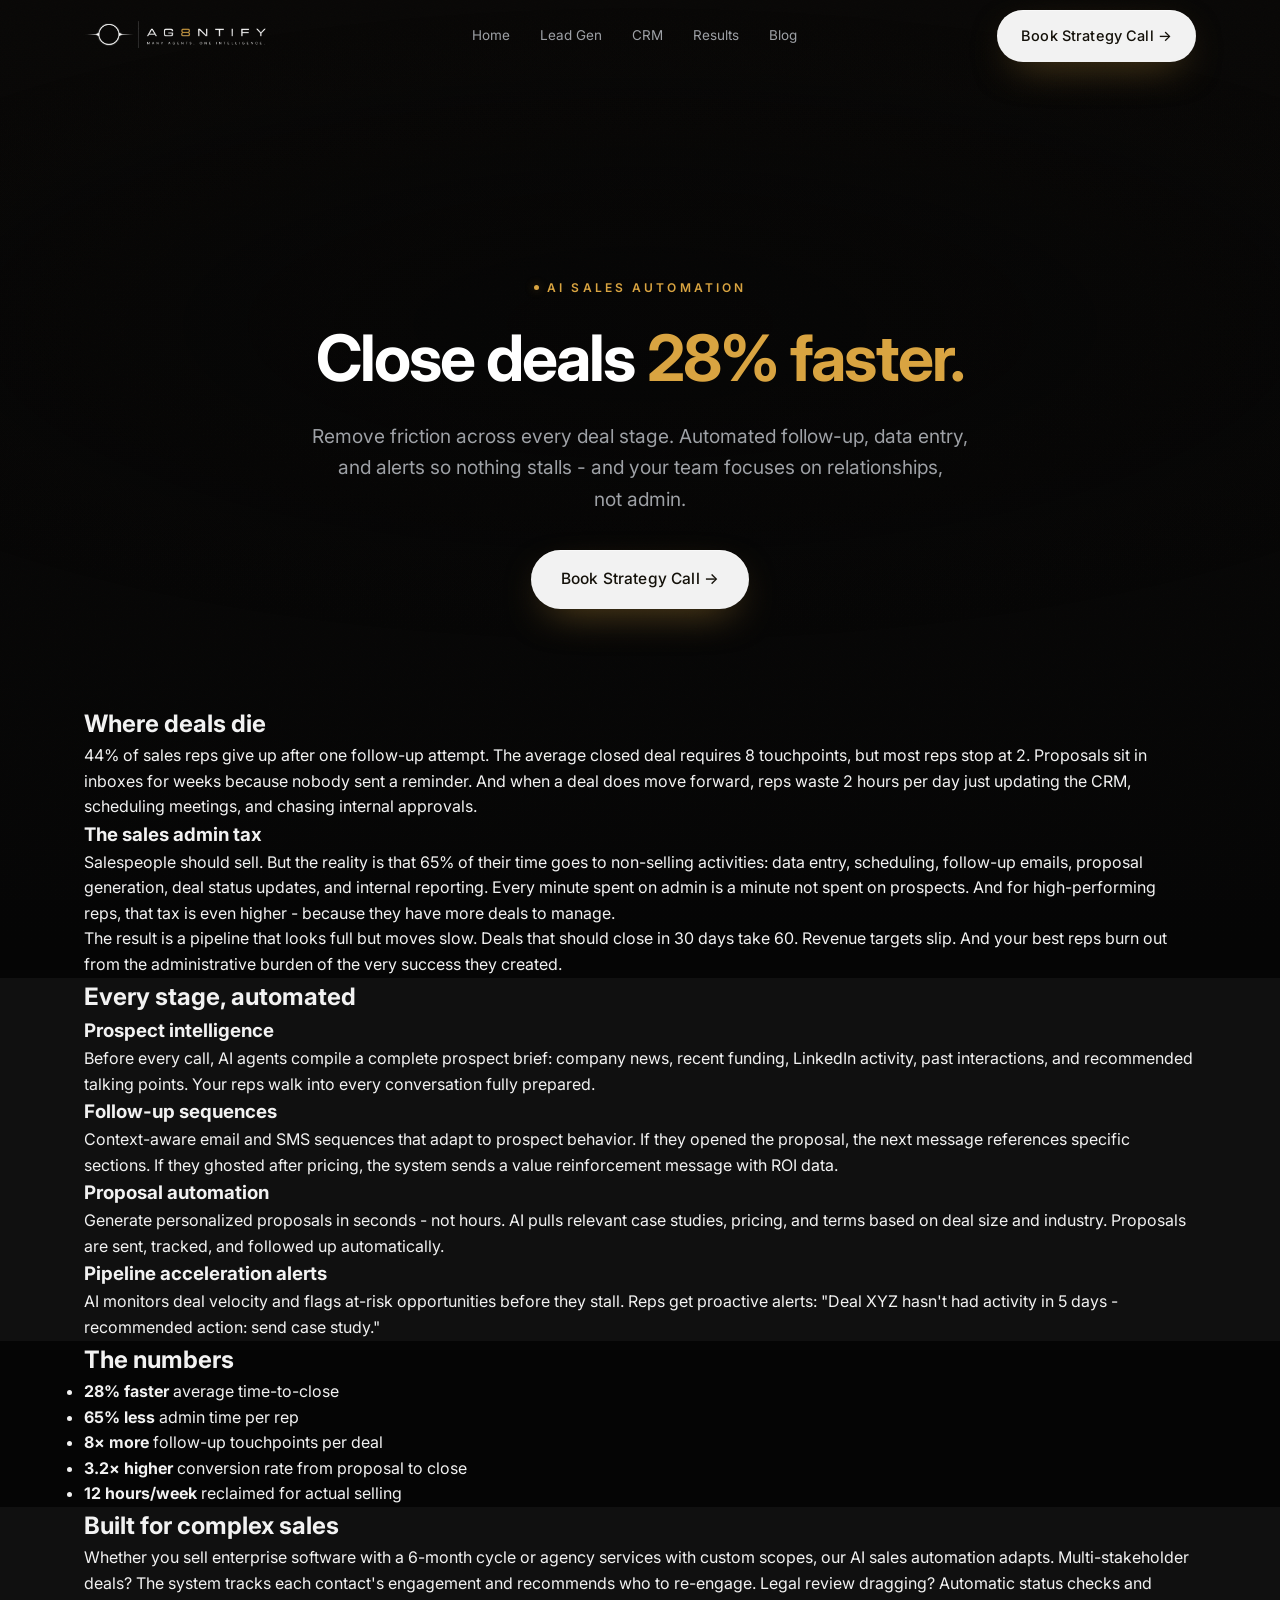
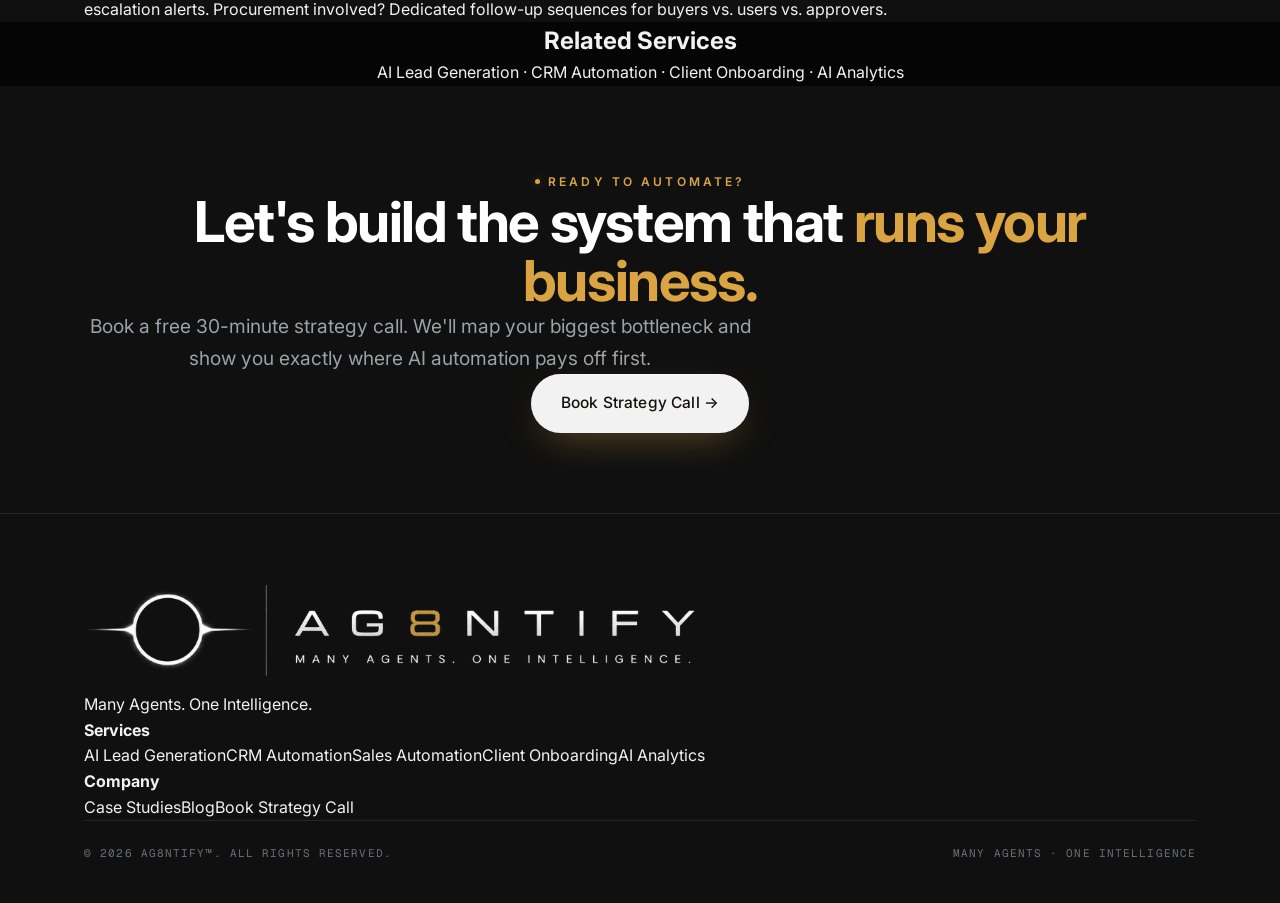
<file: ai-sales-automation/index.html>
<!DOCTYPE html>
<html lang="en">
<head>
<meta charset="UTF-8" />
<meta name="viewport" content="width=device-width, initial-scale=1.0" />
<title>AI Sales Automation | Ag8ntify™</title>
<meta name="description" content="Accelerate every deal stage with AI sales automation. Ag8ntify automates follow-ups, proposals, and pipeline management - closing deals 28% faster." />
<link rel="icon" href="/favicon.svg" type="image/svg+xml" />
<link rel="canonical" href="https://www.ag8ntify.com/ai-sales-automation/" />
<link rel="preconnect" href="https://fonts.googleapis.com" />
<link rel="preconnect" href="https://fonts.gstatic.com" crossorigin />
<link rel="stylesheet" href="https://fonts.googleapis.com/css2?family=Inter:wght@400;500;600;700;800;900&family=Geist+Mono:wght@400;500&display=swap" />
<link rel="stylesheet" href="/css/styles.css" />
<link rel="stylesheet" href="/css/sections.css" />
<link rel="stylesheet" href="/css/booking.css" />
<meta property="og:title" content="AI Sales Automation | Ag8ntify™" />
<meta property="og:description" content="Close deals 28% faster with AI sales automation that handles follow-ups, proposals, and pipeline management." />
<meta property="og:type" content="website" />
<meta property="og:url" content="https://www.ag8ntify.com/ai-sales-automation/" />
<meta property="og:image" content="https://www.ag8ntify.com/assets/hero-horizon.webp" />
<meta name="twitter:card" content="summary_large_image" />
<meta name="twitter:title" content="AI Sales Automation | Ag8ntify™" />
<meta name="twitter:description" content="AI sales automation. 28% faster closes. Zero manual follow-up." />
<meta name="twitter:image" content="https://www.ag8ntify.com/assets/hero-horizon.webp" />
<script type="application/ld+json">{"@context":"https://schema.org","@type":"Service","serviceType":"AI Sales Automation","provider":{"@type":"Organization","name":"Ag8ntify","url":"https://www.ag8ntify.com/"},"description":"AI-powered sales automation that accelerates every deal stage from first touch to close.","areaServed":"Worldwide"}</script>
</head>
<body>
<div class="scroll-progress" id="scrollProgress"></div>
<div class="grain"></div>
<nav class="nav" id="nav">
  <div class="nav-inner">
    <a class="brand" href="/" aria-label="Ag8ntify home"><img class="brand-logo" src="/assets/logo-full.png" alt="Ag8ntify" width="628" height="114"/></a>
    <div class="nav-links"><a href="/">Home</a><a href="/ai-lead-generation/">Lead Gen</a><a href="/crm-automation/">CRM</a><a href="/case-studies/">Results</a><a href="/blog/">Blog</a></div>
    <div class="nav-cta"><a href="/#book" class="btn btn-primary">Book Strategy Call →</a></div>
  </div>
</nav>

<header class="hero" style="min-height:60vh;">
  <div class="wrap hero-inner" style="padding-top:140px;">
    <span class="eyebrow">AI Sales Automation</span>
    <h1 class="display">Close deals <span class="gold-ink">28% faster.</span></h1>
    <p class="lead">Remove friction across every deal stage. Automated follow-up, data entry, and alerts so nothing stalls - and your team focuses on relationships, not admin.</p>
    <a href="/#book" class="btn btn-primary btn-lg">Book Strategy Call →</a>
  </div>
</header>

<main>
<section class="section">
  <div class="wrap">
    <h2>Where <strong>deals die</strong></h2>
    <p>44% of sales reps give up after one follow-up attempt. The average closed deal requires 8 touchpoints, but most reps stop at 2. Proposals sit in inboxes for weeks because nobody sent a reminder. And when a deal does move forward, reps waste 2 hours per day just updating the CRM, scheduling meetings, and chasing internal approvals.</p>
    <h3>The sales admin tax</h3>
    <p>Salespeople should sell. But the reality is that 65% of their time goes to non-selling activities: data entry, scheduling, follow-up emails, proposal generation, deal status updates, and internal reporting. Every minute spent on admin is a minute not spent on prospects. And for high-performing reps, that tax is even higher - because they have more deals to manage.</p>
    <p>The result is a pipeline that looks full but moves slow. Deals that should close in 30 days take 60. Revenue targets slip. And your best reps burn out from the administrative burden of the very success they created.</p>
  </div>
</section>

<section class="section" style="background:#101010;">
  <div class="wrap">
    <h2>Every stage, <strong>automated</strong></h2>
    <h3>Prospect intelligence</h3>
    <p>Before every call, AI agents compile a complete prospect brief: company news, recent funding, LinkedIn activity, past interactions, and recommended talking points. Your reps walk into every conversation fully prepared.</p>
    <h3>Follow-up sequences</h3>
    <p>Context-aware email and SMS sequences that adapt to prospect behavior. If they opened the proposal, the next message references specific sections. If they ghosted after pricing, the system sends a value reinforcement message with ROI data.</p>
    <h3>Proposal automation</h3>
    <p>Generate personalized proposals in seconds - not hours. AI pulls relevant case studies, pricing, and terms based on deal size and industry. Proposals are sent, tracked, and followed up automatically.</p>
    <h3>Pipeline acceleration alerts</h3>
    <p>AI monitors deal velocity and flags at-risk opportunities before they stall. Reps get proactive alerts: "Deal XYZ hasn't had activity in 5 days - recommended action: send case study."</p>
  </div>
</section>

<section class="section">
  <div class="wrap">
    <h2>The <strong>numbers</strong></h2>
    <ul>
      <li><strong>28% faster</strong> average time-to-close</li>
      <li><strong>65% less</strong> admin time per rep</li>
      <li><strong>8× more</strong> follow-up touchpoints per deal</li>
      <li><strong>3.2× higher</strong> conversion rate from proposal to close</li>
      <li><strong>12 hours/week</strong> reclaimed for actual selling</li>
    </ul>
  </div>
</section>

<section class="section" style="background:#101010;">
  <div class="wrap">
    <h2>Built for <strong>complex sales</strong></h2>
    <p>Whether you sell enterprise software with a 6-month cycle or agency services with custom scopes, our AI sales automation adapts. Multi-stakeholder deals? The system tracks each contact's engagement and recommends who to re-engage. Legal review dragging? Automatic status checks and escalation alerts. Procurement involved? Dedicated follow-up sequences for buyers vs. users vs. approvers.</p>
  </div>
</section>

<section class="section">
  <div class="wrap" style="text-align:center;">
    <h2>Related Services</h2>
    <p><a href="/ai-lead-generation/">AI Lead Generation</a> · <a href="/crm-automation/">CRM Automation</a> · <a href="/ai-onboarding/">Client Onboarding</a> · <a href="/ai-analytics/">AI Analytics</a></p>
  </div>
</section>

<section class="section" style="background:var(--bg-2);text-align:center;padding:80px 0;">
  <div class="wrap">
    <span class="eyebrow">Ready to Automate?</span>
    <h2 class="display">Let's build the system that <span class="gold-ink">runs your business.</span></h2>
    <p class="lead">Book a free 30-minute strategy call. We'll map your biggest bottleneck and show you exactly where AI automation pays off first.</p>
    <a href="/#book" class="btn btn-primary btn-lg">Book Strategy Call →</a>
  </div>
</section>
</main>

<footer class="footer">
  <div class="wrap">
    <div class="footer-grid">
      <div class="footer-brand"><img src="/assets/logo-full.png" alt="Ag8ntify" width="628" height="114"/><p>Many Agents. One Intelligence.</p></div>
      <div class="footer-col">
        <h4>Services</h4>
        <a href="/ai-lead-generation/">AI Lead Generation</a><a href="/crm-automation/">CRM Automation</a><a href="/ai-sales-automation/">Sales Automation</a><a href="/ai-onboarding/">Client Onboarding</a><a href="/ai-analytics/">AI Analytics</a>
      </div>
      <div class="footer-col">
        <h4>Company</h4>
        <a href="/case-studies/">Case Studies</a><a href="/blog/">Blog</a><a href="/#book">Book Strategy Call</a>
      </div>
    </div>
    <div class="footer-bottom"><span>© 2026 Ag8ntify™. All rights reserved.</span><span>Many Agents · One Intelligence</span></div>
  </div>
</footer>
<script src="/js/main.js"></script>
</body>
</html>
</file>
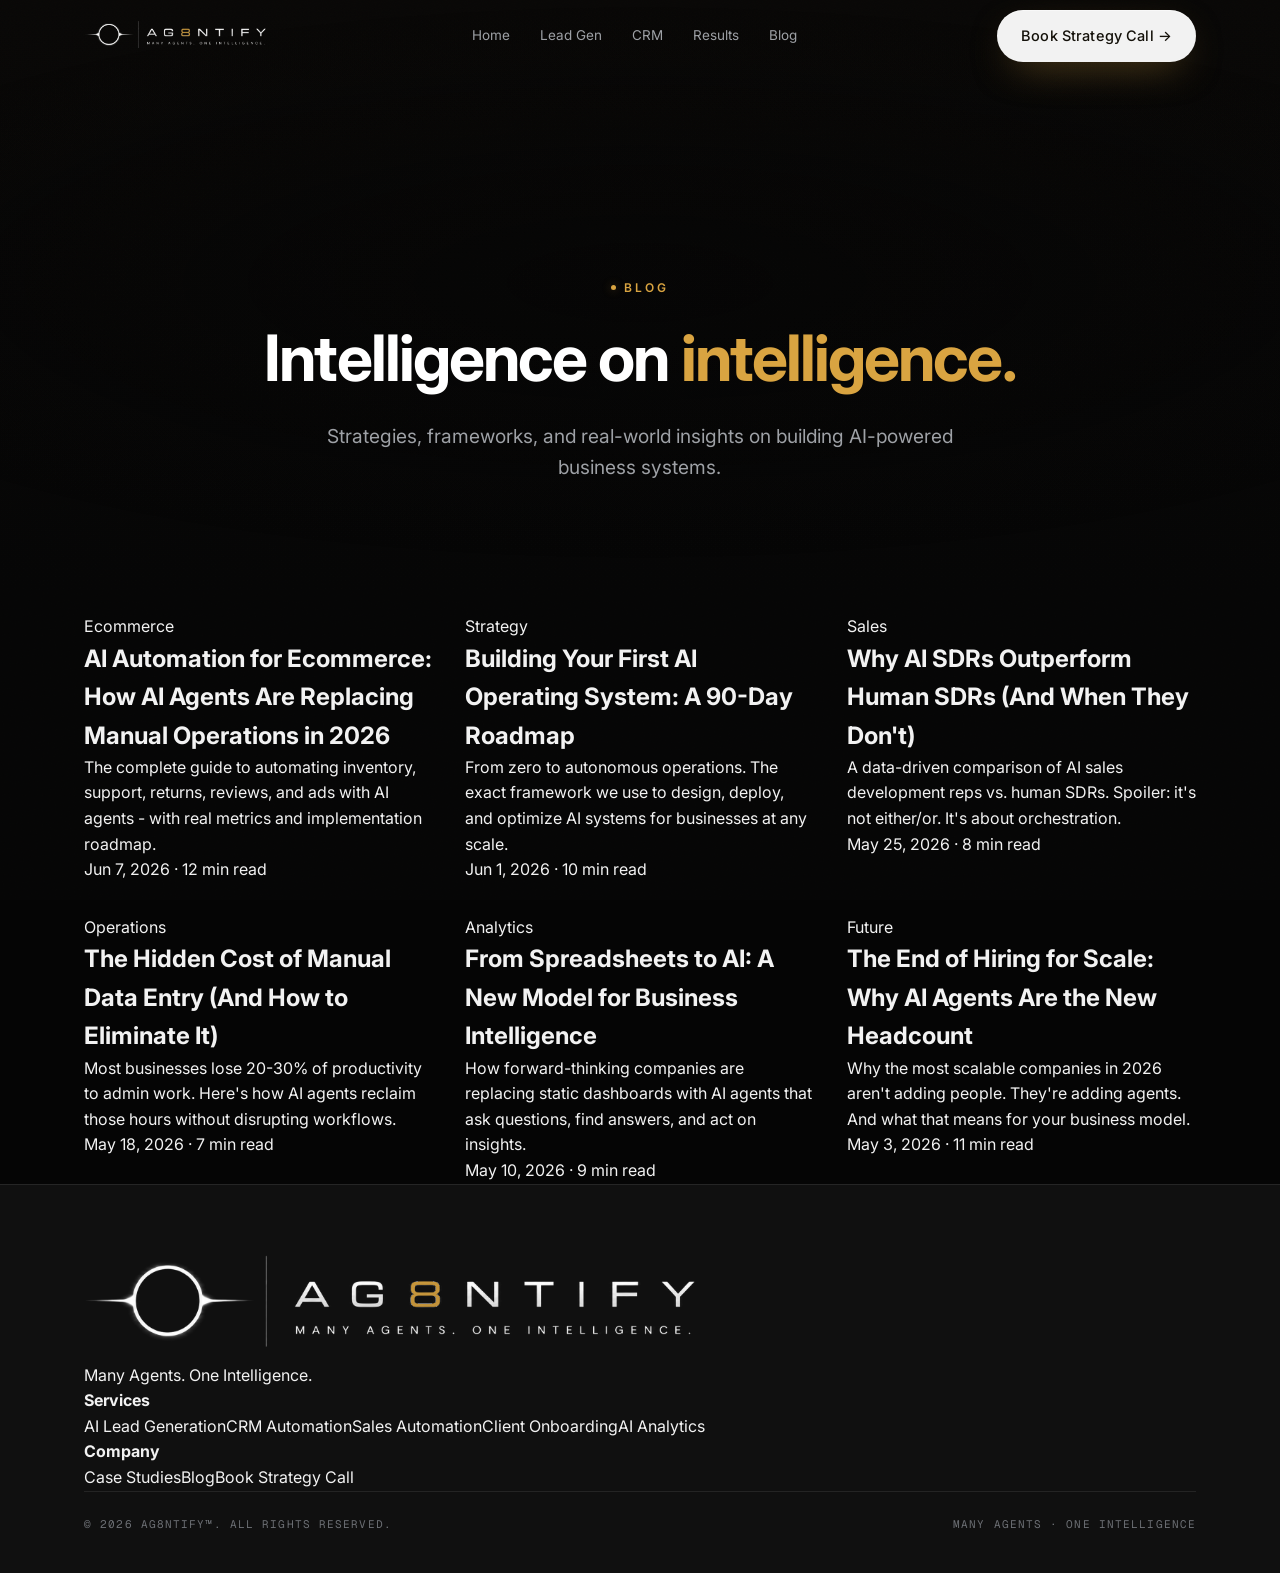
<file: blog/index.html>
<!DOCTYPE html>
<html lang="en">
<head>
<meta charset="UTF-8" />
<meta name="viewport" content="width=device-width, initial-scale=1.0" />
<title>AI Automation Blog | Ag8ntify™</title>
<meta name="description" content="The AI automation blog by Ag8ntify. Latest insights on AI agents, business automation, and building intelligent operating systems." />
<link rel="icon" href="/favicon.svg" type="image/svg+xml" />
<link rel="canonical" href="https://www.ag8ntify.com/blog/" />
<link rel="preconnect" href="https://fonts.googleapis.com" />
<link rel="preconnect" href="https://fonts.gstatic.com" crossorigin />
<link rel="stylesheet" href="https://fonts.googleapis.com/css2?family=Inter:wght@400;500;600;700;800;900&family=Geist+Mono:wght@400;500&display=swap" />
<link rel="stylesheet" href="/css/styles.css" />
<link rel="stylesheet" href="/css/sections.css" />
<link rel="stylesheet" href="/css/booking.css" />
<meta property="og:title" content="AI Automation Blog | Ag8ntify™" />
<meta property="og:description" content="Latest insights on AI agents, business automation, and intelligent operating systems." />
<meta property="og:type" content="website" />
<meta property="og:url" content="https://www.ag8ntify.com/blog/" />
<meta property="og:image" content="https://www.ag8ntify.com/assets/hero-horizon.webp" />
<meta name="twitter:card" content="summary_large_image" />
<meta name="twitter:title" content="AI Automation Blog | Ag8ntify™" />
<meta name="twitter:description" content="AI automation insights and strategies." />
<meta name="twitter:image" content="https://www.ag8ntify.com/assets/hero-horizon.webp" />
<script type="application/ld+json">
{
  "@context": "https://schema.org",
  "@type": "Blog",
  "name": "Ag8ntify AI Automation Blog",
  "url": "https://www.ag8ntify.com/blog/",
  "description": "Latest insights on AI agents, business automation, and building intelligent operating systems."
}
</script>
</head>
<body>
<div class="scroll-progress" id="scrollProgress"></div>
<div class="grain"></div>
<nav class="nav" id="nav">
  <div class="nav-inner">
    <a class="brand" href="/" aria-label="Ag8ntify home"><img class="brand-logo" src="/assets/logo-full.png" alt="Ag8ntify" width="628" height="114"/></a>
    <div class="nav-links"><a href="/">Home</a><a href="/ai-lead-generation/">Lead Gen</a><a href="/crm-automation/">CRM</a><a href="/case-studies/">Results</a><a href="/blog/">Blog</a></div>
    <div class="nav-cta"><a href="/#book" class="btn btn-primary">Book Strategy Call →</a></div>
  </div>
</nav>

<header class="hero" style="min-height:50vh;">
  <div class="wrap hero-inner" style="padding-top:140px;">
    <span class="eyebrow">Blog</span>
    <h1 class="display">Intelligence on <span class="gold-ink">intelligence.</span></h1>
    <p class="lead">Strategies, frameworks, and real-world insights on building AI-powered business systems.</p>
  </div>
</header>

<main>
<section class="section">
  <div class="wrap">
    <div class="blog-grid" style="display:grid;grid-template-columns:repeat(auto-fit,minmax(320px,1fr));gap:32px;">
      <article class="blog-card">
        <span class="tag">Ecommerce</span>
        <h2><a href="/blog/ai-automation-for-ecommerce/">AI Automation for Ecommerce: How AI Agents Are Replacing Manual Operations in 2026</a></h2>
        <p>The complete guide to automating inventory, support, returns, reviews, and ads with AI agents - with real metrics and implementation roadmap.</p>
        <span class="meta">Jun 7, 2026 · 12 min read</span>
      </article>
      <article class="blog-card">
        <span class="tag">Strategy</span>
        <h2><a href="/blog/">Building Your First AI Operating System: A 90-Day Roadmap</a></h2>
        <p>From zero to autonomous operations. The exact framework we use to design, deploy, and optimize AI systems for businesses at any scale.</p>
        <span class="meta">Jun 1, 2026 · 10 min read</span>
      </article>
      <article class="blog-card">
        <span class="tag">Sales</span>
        <h2><a href="/blog/">Why AI SDRs Outperform Human SDRs (And When They Don't)</a></h2>
        <p>A data-driven comparison of AI sales development reps vs. human SDRs. Spoiler: it's not either/or. It's about orchestration.</p>
        <span class="meta">May 25, 2026 · 8 min read</span>
      </article>
      <article class="blog-card">
        <span class="tag">Operations</span>
        <h2><a href="/blog/">The Hidden Cost of Manual Data Entry (And How to Eliminate It)</a></h2>
        <p>Most businesses lose 20-30% of productivity to admin work. Here's how AI agents reclaim those hours without disrupting workflows.</p>
        <span class="meta">May 18, 2026 · 7 min read</span>
      </article>
      <article class="blog-card">
        <span class="tag">Analytics</span>
        <h2><a href="/blog/">From Spreadsheets to AI: A New Model for Business Intelligence</a></h2>
        <p>How forward-thinking companies are replacing static dashboards with AI agents that ask questions, find answers, and act on insights.</p>
        <span class="meta">May 10, 2026 · 9 min read</span>
      </article>
      <article class="blog-card">
        <span class="tag">Future</span>
        <h2><a href="/blog/">The End of Hiring for Scale: Why AI Agents Are the New Headcount</a></h2>
        <p>Why the most scalable companies in 2026 aren't adding people. They're adding agents. And what that means for your business model.</p>
        <span class="meta">May 3, 2026 · 11 min read</span>
      </article>
    </div>
  </div>
</section>
</main>

<footer class="footer">
  <div class="wrap">
    <div class="footer-grid">
      <div class="footer-brand"><img src="/assets/logo-full.png" alt="Ag8ntify" width="628" height="114"/><p>Many Agents. One Intelligence.</p></div>
      <div class="footer-col">
        <h4>Services</h4>
        <a href="/ai-lead-generation/">AI Lead Generation</a><a href="/crm-automation/">CRM Automation</a><a href="/ai-sales-automation/">Sales Automation</a><a href="/ai-onboarding/">Client Onboarding</a><a href="/ai-analytics/">AI Analytics</a>
      </div>
      <div class="footer-col">
        <h4>Company</h4>
        <a href="/case-studies/">Case Studies</a><a href="/blog/">Blog</a><a href="/#book">Book Strategy Call</a>
      </div>
    </div>
    <div class="footer-bottom"><span>© 2026 Ag8ntify™. All rights reserved.</span><span>Many Agents · One Intelligence</span></div>
  </div>
</footer>
<script src="/js/main.js"></script>
</body>
</html>
</file>
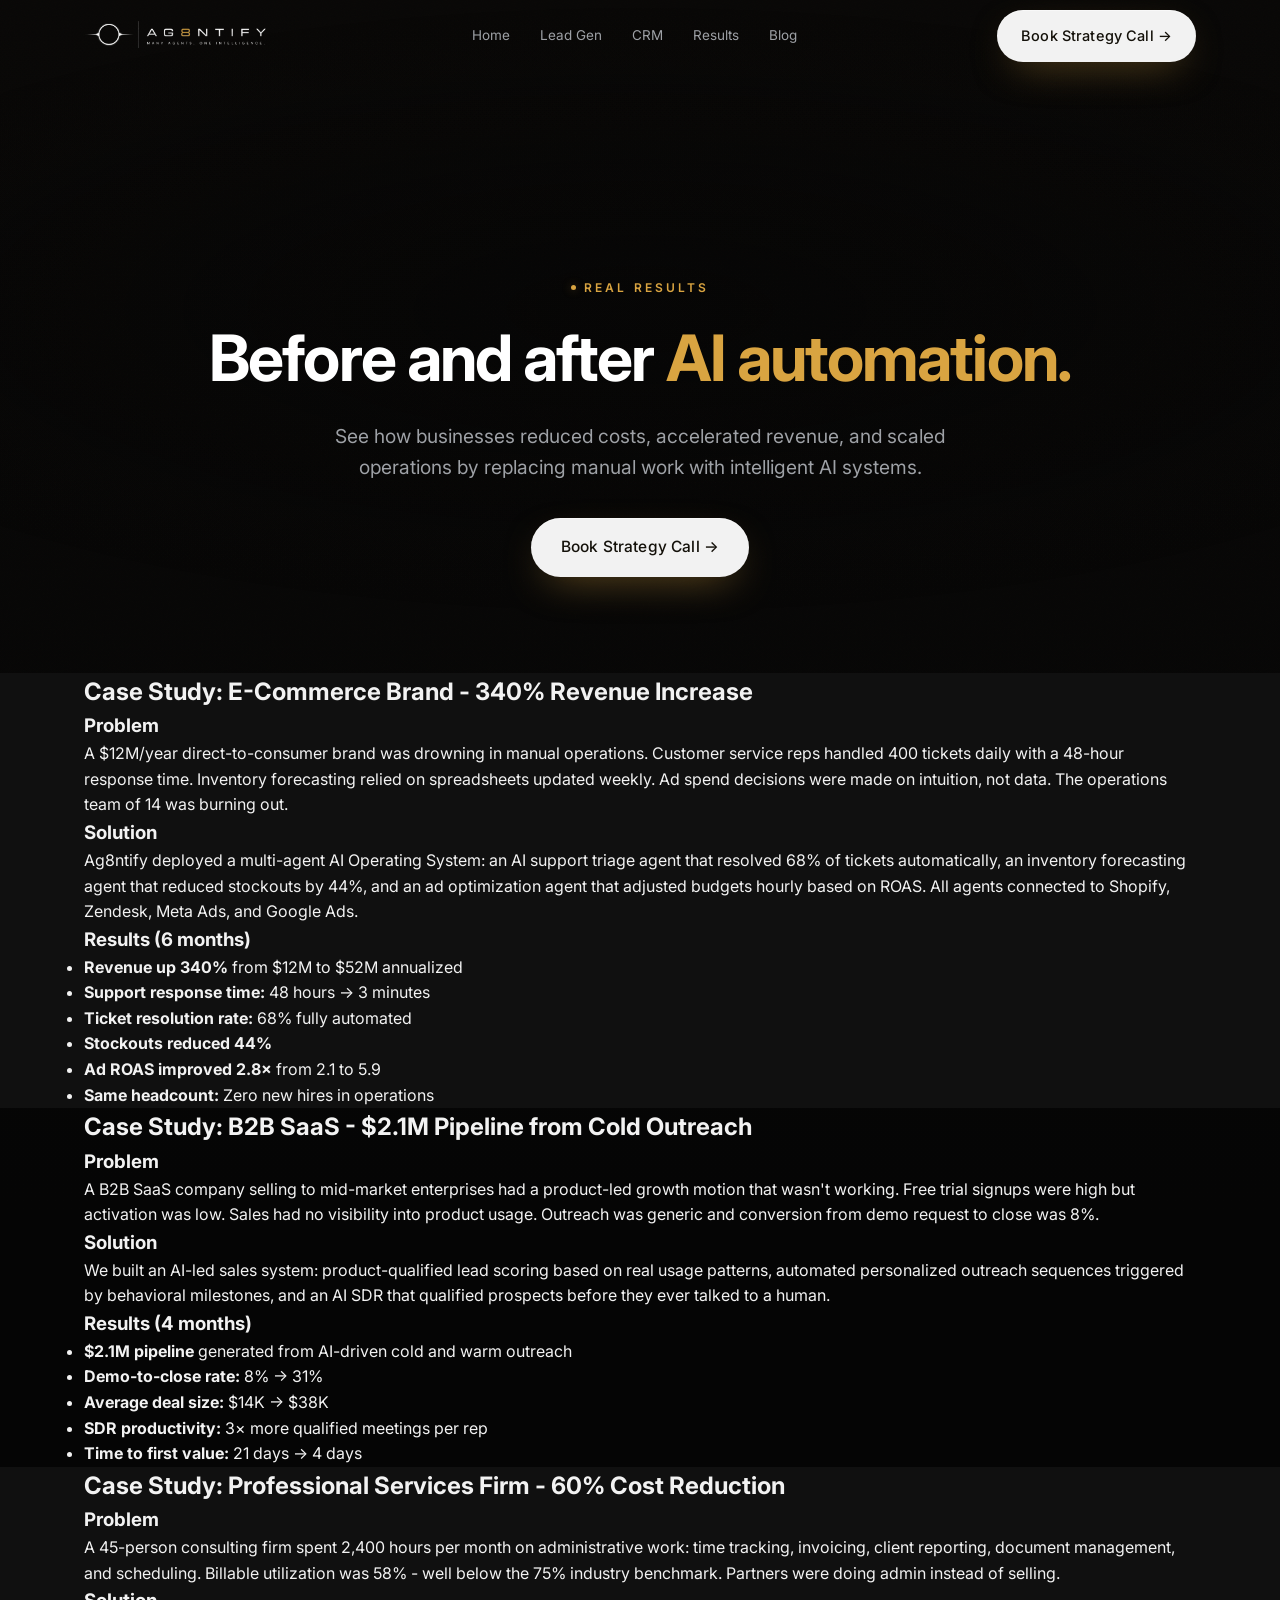
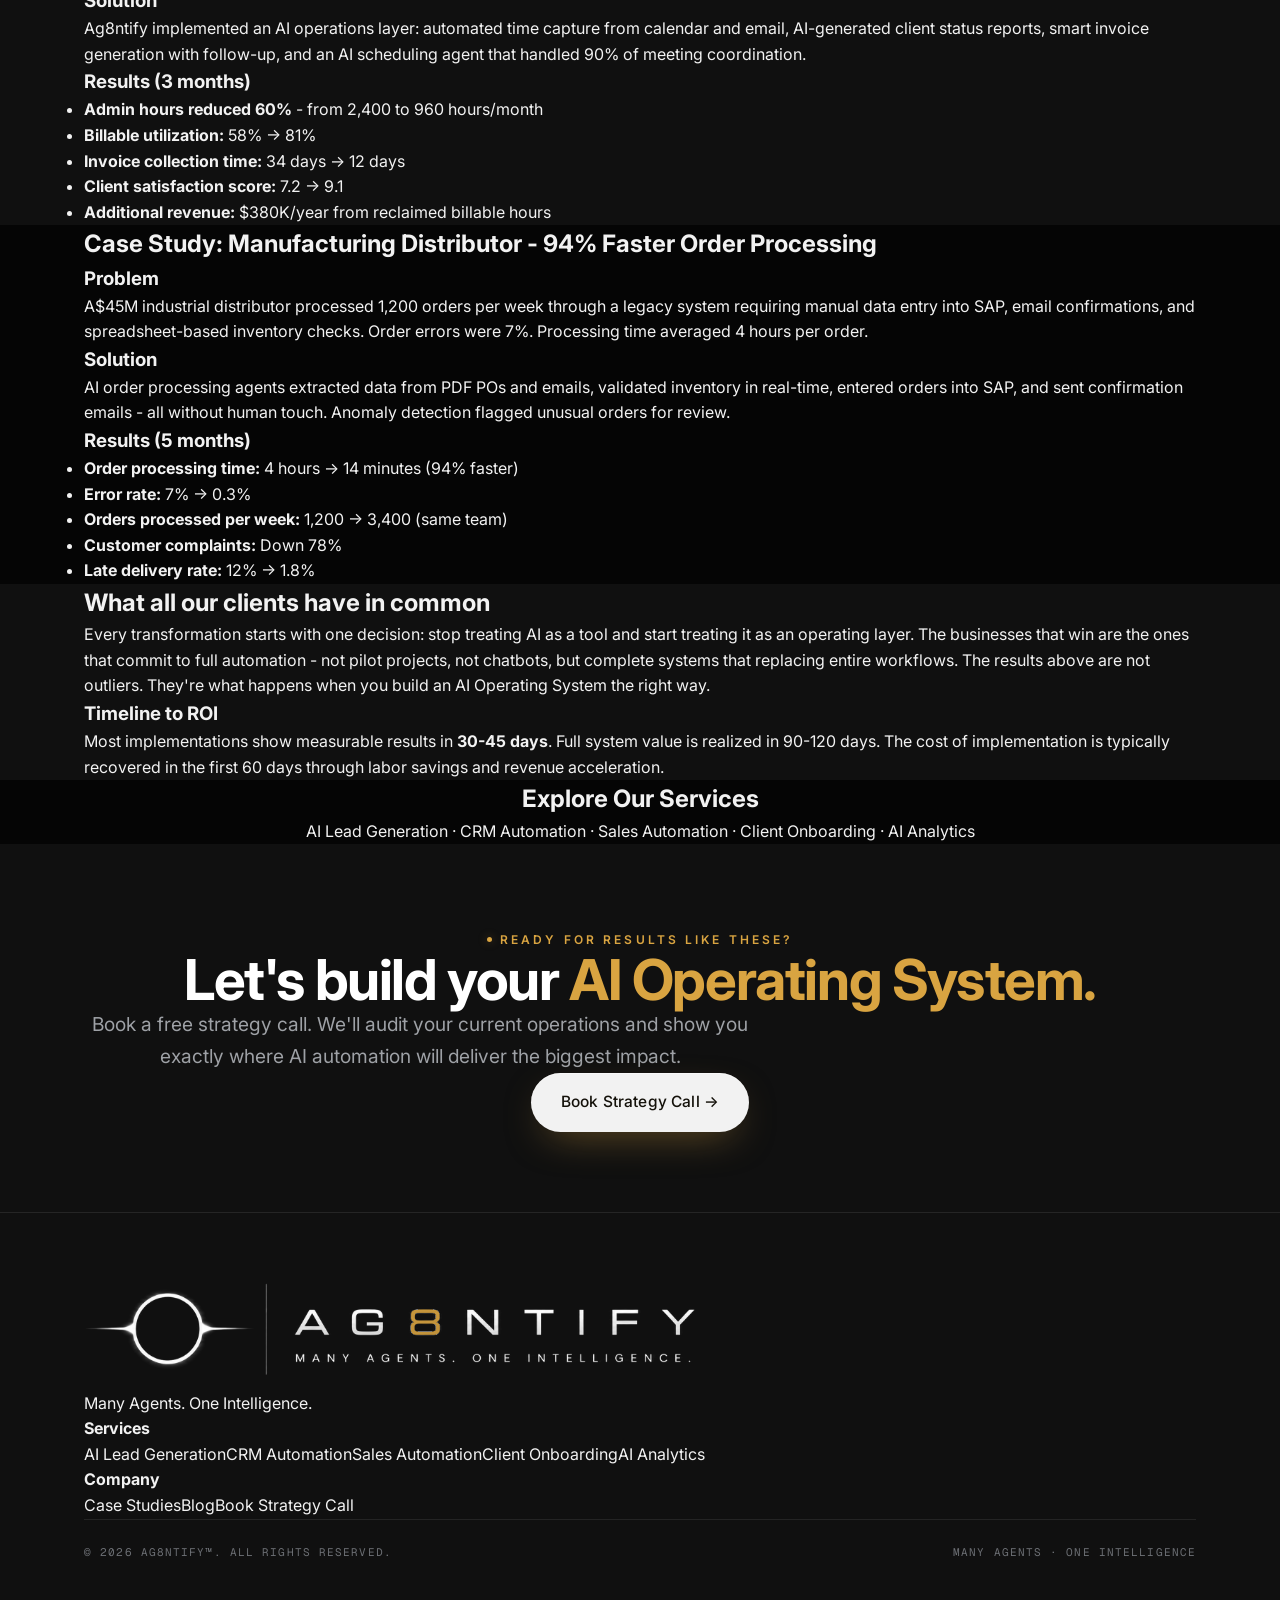
<file: case-studies/index.html>
<!DOCTYPE html>
<html lang="en">
<head>
<meta charset="UTF-8" />
<meta name="viewport" content="width=device-width, initial-scale=1.0" />
<title>AI Automation Case Studies & Results | Ag8ntify™</title>
<meta name="description" content="Real results from AI automation implementations. See how Ag8ntify clients reduced costs, accelerated sales, and scaled operations without adding headcount." />
<link rel="icon" href="/favicon.svg" type="image/svg+xml" />
<link rel="canonical" href="https://www.ag8ntify.com/case-studies/" />
<link rel="preconnect" href="https://fonts.googleapis.com" />
<link rel="preconnect" href="https://fonts.gstatic.com" crossorigin />
<link rel="stylesheet" href="https://fonts.googleapis.com/css2?family=Inter:wght@400;500;600;700;800;900&family=Geist+Mono:wght@400;500&display=swap" />
<link rel="stylesheet" href="/css/styles.css" />
<link rel="stylesheet" href="/css/sections.css" />
<link rel="stylesheet" href="/css/booking.css" />
<meta property="og:title" content="AI Automation Case Studies & Results | Ag8ntify™" />
<meta property="og:description" content="Real results from AI automation. See how clients reduced costs and scaled without headcount." />
<meta property="og:type" content="website" />
<meta property="og:url" content="https://www.ag8ntify.com/case-studies/" />
<meta property="og:image" content="https://www.ag8ntify.com/assets/hero-horizon.webp" />
<meta name="twitter:card" content="summary_large_image" />
<meta name="twitter:title" content="AI Automation Case Studies & Results | Ag8ntify™" />
<meta name="twitter:description" content="Real AI automation results. Before and after." />
<meta name="twitter:image" content="https://www.ag8ntify.com/assets/hero-horizon.webp" />
<script type="application/ld+json">
{
  "@context": "https://schema.org",
  "@type": "CollectionPage",
  "name": "AI Automation Case Studies",
  "url": "https://www.ag8ntify.com/case-studies/",
  "description": "Real results from AI automation implementations by Ag8ntify."
}
</script>
</head>
<body>
<div class="scroll-progress" id="scrollProgress"></div>
<div class="grain"></div>
<nav class="nav" id="nav">
  <div class="nav-inner">
    <a class="brand" href="/" aria-label="Ag8ntify home"><img class="brand-logo" src="/assets/logo-full.png" alt="Ag8ntify" width="628" height="114"/></a>
    <div class="nav-links"><a href="/">Home</a><a href="/ai-lead-generation/">Lead Gen</a><a href="/crm-automation/">CRM</a><a href="/case-studies/">Results</a><a href="/blog/">Blog</a></div>
    <div class="nav-cta"><a href="/#book" class="btn btn-primary">Book Strategy Call →</a></div>
  </div>
</nav>

<header class="hero" style="min-height:60vh;">
  <div class="wrap hero-inner" style="padding-top:140px;">
    <span class="eyebrow">Real Results</span>
    <h1 class="display">Before and after <span class="gold-ink">AI automation.</span></h1>
    <p class="lead">See how businesses reduced costs, accelerated revenue, and scaled operations by replacing manual work with intelligent AI systems.</p>
    <a href="/#book" class="btn btn-primary btn-lg">Book Strategy Call →</a>
  </div>
</header>

<main>
<section class="section" style="background:#101010;">
  <div class="wrap">
    <h2>Case Study: E-Commerce Brand - 340% Revenue Increase</h2>
    <h3>Problem</h3>
    <p>A $12M/year direct-to-consumer brand was drowning in manual operations. Customer service reps handled 400 tickets daily with a 48-hour response time. Inventory forecasting relied on spreadsheets updated weekly. Ad spend decisions were made on intuition, not data. The operations team of 14 was burning out.</p>
    <h3>Solution</h3>
    <p>Ag8ntify deployed a multi-agent AI Operating System: an AI support triage agent that resolved 68% of tickets automatically, an inventory forecasting agent that reduced stockouts by 44%, and an ad optimization agent that adjusted budgets hourly based on ROAS. All agents connected to Shopify, Zendesk, Meta Ads, and Google Ads.</p>
    <h3>Results (6 months)</h3>
    <ul>
      <li><strong>Revenue up 340%</strong> from $12M to $52M annualized</li>
      <li><strong>Support response time:</strong> 48 hours → 3 minutes</li>
      <li><strong>Ticket resolution rate:</strong> 68% fully automated</li>
      <li><strong>Stockouts reduced 44%</strong></li>
      <li><strong>Ad ROAS improved 2.8×</strong> from 2.1 to 5.9</li>
      <li><strong>Same headcount:</strong> Zero new hires in operations</li>
    </ul>
  </div>
</section>

<section class="section">
  <div class="wrap">
    <h2>Case Study: B2B SaaS - $2.1M Pipeline from Cold Outreach</h2>
    <h3>Problem</h3>
    <p>A B2B SaaS company selling to mid-market enterprises had a product-led growth motion that wasn't working. Free trial signups were high but activation was low. Sales had no visibility into product usage. Outreach was generic and conversion from demo request to close was 8%.</p>
    <h3>Solution</h3>
    <p>We built an AI-led sales system: product-qualified lead scoring based on real usage patterns, automated personalized outreach sequences triggered by behavioral milestones, and an AI SDR that qualified prospects before they ever talked to a human.</p>
    <h3>Results (4 months)</h3>
    <ul>
      <li><strong>$2.1M pipeline</strong> generated from AI-driven cold and warm outreach</li>
      <li><strong>Demo-to-close rate:</strong> 8% → 31%</li>
      <li><strong>Average deal size:</strong> $14K → $38K</li>
      <li><strong>SDR productivity:</strong> 3× more qualified meetings per rep</li>
      <li><strong>Time to first value:</strong> 21 days → 4 days</li>
    </ul>
  </div>
</section>

<section class="section" style="background:#101010;">
  <div class="wrap">
    <h2>Case Study: Professional Services Firm - 60% Cost Reduction</h2>
    <h3>Problem</h3>
    <p>A 45-person consulting firm spent 2,400 hours per month on administrative work: time tracking, invoicing, client reporting, document management, and scheduling. Billable utilization was 58% - well below the 75% industry benchmark. Partners were doing admin instead of selling.</p>
    <h3>Solution</h3>
    <p>Ag8ntify implemented an AI operations layer: automated time capture from calendar and email, AI-generated client status reports, smart invoice generation with follow-up, and an AI scheduling agent that handled 90% of meeting coordination.</p>
    <h3>Results (3 months)</h3>
    <ul>
      <li><strong>Admin hours reduced 60%</strong> - from 2,400 to 960 hours/month</li>
      <li><strong>Billable utilization:</strong> 58% → 81%</li>
      <li><strong>Invoice collection time:</strong> 34 days → 12 days</li>
      <li><strong>Client satisfaction score:</strong> 7.2 → 9.1</li>
      <li><strong>Additional revenue:</strong> $380K/year from reclaimed billable hours</li>
    </ul>
  </div>
</section>

<section class="section">
  <div class="wrap">
    <h2>Case Study: Manufacturing Distributor - 94% Faster Order Processing</h2>
    <h3>Problem</h3>
    <p>A$45M industrial distributor processed 1,200 orders per week through a legacy system requiring manual data entry into SAP, email confirmations, and spreadsheet-based inventory checks. Order errors were 7%. Processing time averaged 4 hours per order.</p>
    <h3>Solution</h3>
    <p>AI order processing agents extracted data from PDF POs and emails, validated inventory in real-time, entered orders into SAP, and sent confirmation emails - all without human touch. Anomaly detection flagged unusual orders for review.</p>
    <h3>Results (5 months)</h3>
    <ul>
      <li><strong>Order processing time:</strong> 4 hours → 14 minutes (94% faster)</li>
      <li><strong>Error rate:</strong> 7% → 0.3%</li>
      <li><strong>Orders processed per week:</strong> 1,200 → 3,400 (same team)</li>
      <li><strong>Customer complaints:</strong> Down 78%</li>
      <li><strong>Late delivery rate:</strong> 12% → 1.8%</li>
    </ul>
  </div>
</section>

<section class="section" style="background:#101010;">
  <div class="wrap">
    <h2>What all our clients have in common</h2>
    <p>Every transformation starts with one decision: stop treating AI as a tool and start treating it as an operating layer. The businesses that win are the ones that commit to full automation - not pilot projects, not chatbots, but complete systems that replacing entire workflows. The results above are not outliers. They're what happens when you build an AI Operating System the right way.</p>
    <h3>Timeline to ROI</h3>
    <p>Most implementations show measurable results in <strong>30-45 days</strong>. Full system value is realized in 90-120 days. The cost of implementation is typically recovered in the first 60 days through labor savings and revenue acceleration.</p>
  </div>
</section>

<section class="section">
  <div class="wrap" style="text-align:center;">
    <h2>Explore Our Services</h2>
    <p><a href="/ai-lead-generation/">AI Lead Generation</a> · <a href="/crm-automation/">CRM Automation</a> · <a href="/ai-sales-automation/">Sales Automation</a> · <a href="/ai-onboarding/">Client Onboarding</a> · <a href="/ai-analytics/">AI Analytics</a></p>
  </div>
</section>

<section class="section" style="background:var(--bg-2);text-align:center;padding:80px 0;">
  <div class="wrap">
    <span class="eyebrow">Ready for Results Like These?</span>
    <h2 class="display">Let's build your <span class="gold-ink">AI Operating System.</span></h2>
    <p class="lead">Book a free strategy call. We'll audit your current operations and show you exactly where AI automation will deliver the biggest impact.</p>
    <a href="/#book" class="btn btn-primary btn-lg">Book Strategy Call →</a>
  </div>
</section>
</main>

<footer class="footer">
  <div class="wrap">
    <div class="footer-grid">
      <div class="footer-brand"><img src="/assets/logo-full.png" alt="Ag8ntify" width="628" height="114"/><p>Many Agents. One Intelligence.</p></div>
      <div class="footer-col">
        <h4>Services</h4>
        <a href="/ai-lead-generation/">AI Lead Generation</a><a href="/crm-automation/">CRM Automation</a><a href="/ai-sales-automation/">Sales Automation</a><a href="/ai-onboarding/">Client Onboarding</a><a href="/ai-analytics/">AI Analytics</a>
      </div>
      <div class="footer-col">
        <h4>Company</h4>
        <a href="/case-studies/">Case Studies</a><a href="/blog/">Blog</a><a href="/#book">Book Strategy Call</a>
      </div>
    </div>
    <div class="footer-bottom"><span>© 2026 Ag8ntify™. All rights reserved.</span><span>Many Agents · One Intelligence</span></div>
  </div>
</footer>
<script src="/js/main.js"></script>
</body>
</html>
</file>
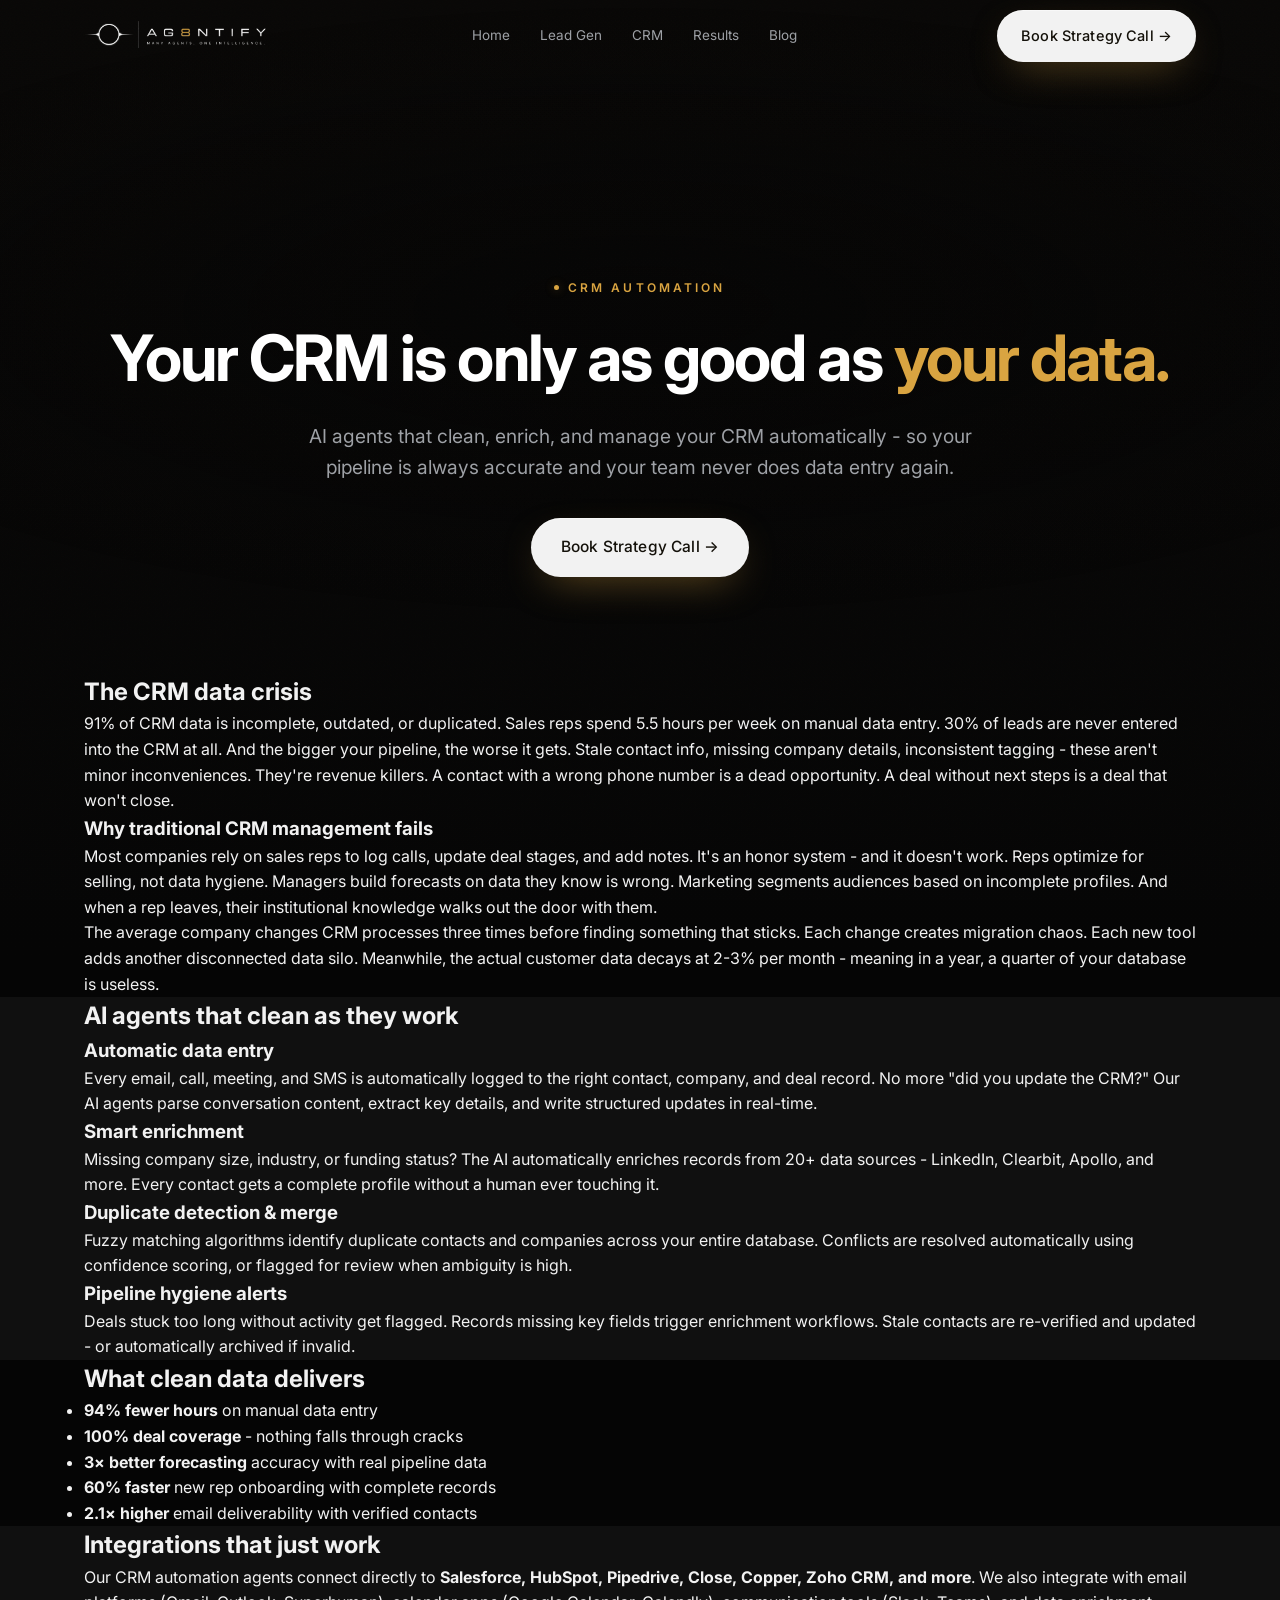
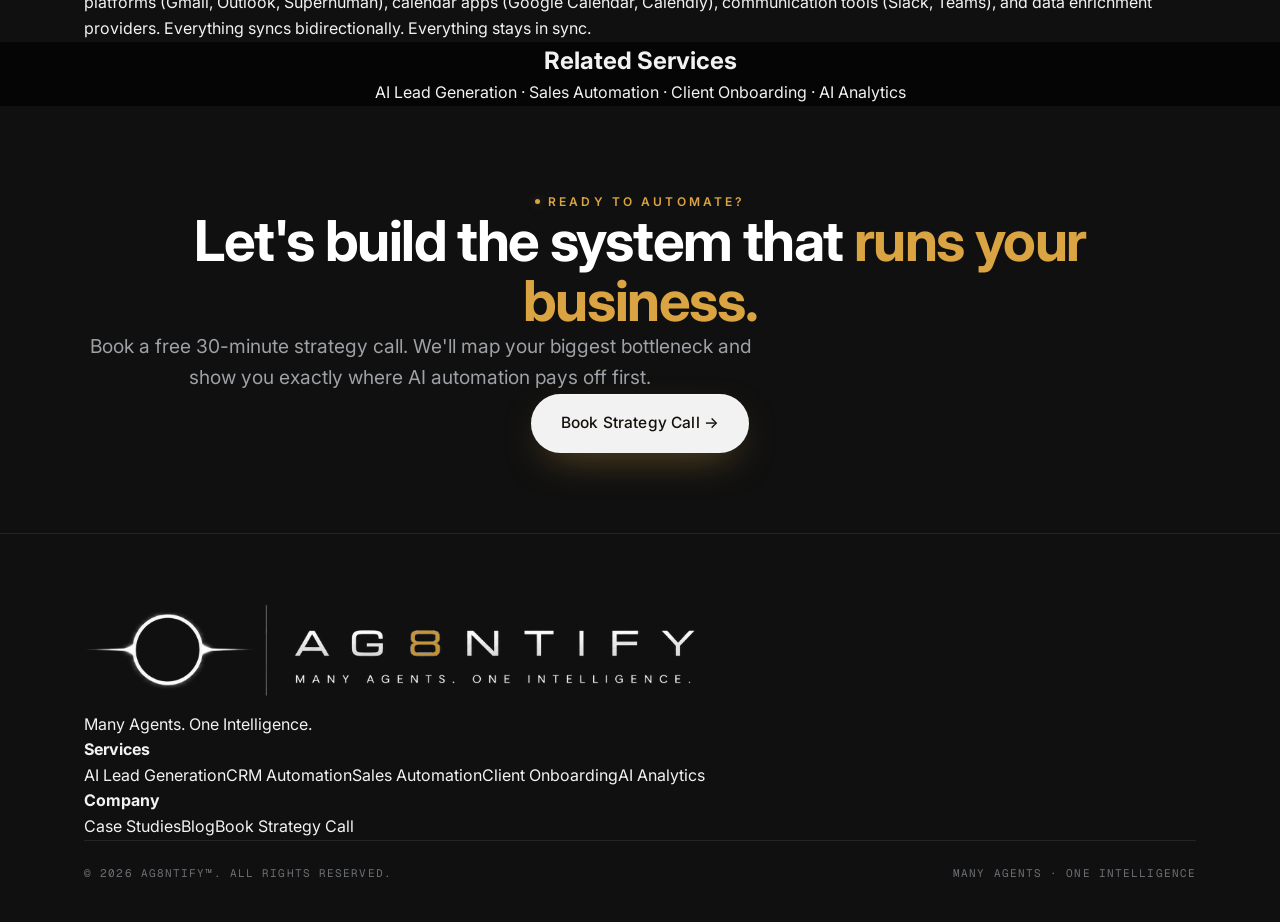
<file: crm-automation/index.html>
<!DOCTYPE html>
<html lang="en">
<head>
<meta charset="UTF-8" />
<meta name="viewport" content="width=device-width, initial-scale=1.0" />
<title>CRM Automation | Ag8ntify™</title>
<meta name="description" content="Automate CRM data entry, enrichment, and pipeline management with AI. Ag8ntify keeps every record clean, updated, and actionable without manual work." />
<link rel="icon" href="/favicon.svg" type="image/svg+xml" />
<link rel="canonical" href="https://www.ag8ntify.com/crm-automation/" />
<link rel="preconnect" href="https://fonts.googleapis.com" />
<link rel="preconnect" href="https://fonts.gstatic.com" crossorigin />
<link rel="stylesheet" href="https://fonts.googleapis.com/css2?family=Inter:wght@400;500;600;700;800;900&family=Geist+Mono:wght@400;500&display=swap" />
<link rel="stylesheet" href="/css/styles.css" />
<link rel="stylesheet" href="/css/sections.css" />
<link rel="stylesheet" href="/css/booking.css" />
<meta property="og:title" content="CRM Automation | Ag8ntify™" />
<meta property="og:description" content="Keep every CRM record clean, updated, and actionable with AI automation - no more manual data entry." />
<meta property="og:type" content="website" />
<meta property="og:url" content="https://www.ag8ntify.com/crm-automation/" />
<meta property="og:image" content="https://www.ag8ntify.com/assets/hero-horizon.webp" />
<meta name="twitter:card" content="summary_large_image" />
<meta name="twitter:title" content="CRM Automation | Ag8ntify™" />
<meta name="twitter:description" content="AI-powered CRM automation. Clean data. Zero manual entry." />
<meta name="twitter:image" content="https://www.ag8ntify.com/assets/hero-horizon.webp" />
<script type="application/ld+json">{"@context":"https://schema.org","@type":"Service","serviceType":"CRM Automation","provider":{"@type":"Organization","name":"Ag8ntify","url":"https://www.ag8ntify.com/"},"description":"AI-powered CRM automation that keeps every record clean and actionable.","areaServed":"Worldwide"}</script>
</head>
<body>
<div class="scroll-progress" id="scrollProgress"></div>
<div class="grain"></div>
<nav class="nav" id="nav">
  <div class="nav-inner">
    <a class="brand" href="/" aria-label="Ag8ntify home"><img class="brand-logo" src="/assets/logo-full.png" alt="Ag8ntify" width="628" height="114"/></a>
    <div class="nav-links"><a href="/">Home</a><a href="/ai-lead-generation/">Lead Gen</a><a href="/crm-automation/">CRM</a><a href="/case-studies/">Results</a><a href="/blog/">Blog</a></div>
    <div class="nav-cta"><a href="/#book" class="btn btn-primary">Book Strategy Call →</a></div>
  </div>
</nav>

<header class="hero" style="min-height:60vh;">
  <div class="wrap hero-inner" style="padding-top:140px;">
    <span class="eyebrow">CRM Automation</span>
    <h1 class="display">Your CRM is only as good as <span class="gold-ink">your data.</span></h1>
    <p class="lead">AI agents that clean, enrich, and manage your CRM automatically - so your pipeline is always accurate and your team never does data entry again.</p>
    <a href="/#book" class="btn btn-primary btn-lg">Book Strategy Call →</a>
  </div>
</header>

<main>
<section class="section">
  <div class="wrap">
    <h2>The CRM data <strong>crisis</strong></h2>
    <p>91% of CRM data is incomplete, outdated, or duplicated. Sales reps spend 5.5 hours per week on manual data entry. 30% of leads are never entered into the CRM at all. And the bigger your pipeline, the worse it gets. Stale contact info, missing company details, inconsistent tagging - these aren't minor inconveniences. They're revenue killers. A contact with a wrong phone number is a dead opportunity. A deal without next steps is a deal that won't close.</p>
    <h3>Why traditional CRM management fails</h3>
    <p>Most companies rely on sales reps to log calls, update deal stages, and add notes. It's an honor system - and it doesn't work. Reps optimize for selling, not data hygiene. Managers build forecasts on data they know is wrong. Marketing segments audiences based on incomplete profiles. And when a rep leaves, their institutional knowledge walks out the door with them.</p>
    <p>The average company changes CRM processes three times before finding something that sticks. Each change creates migration chaos. Each new tool adds another disconnected data silo. Meanwhile, the actual customer data decays at 2-3% per month - meaning in a year, a quarter of your database is useless.</p>
  </div>
</section>

<section class="section" style="background:#101010;">
  <div class="wrap">
    <h2>AI agents that <strong>clean as they work</strong></h2>
    <h3>Automatic data entry</h3>
    <p>Every email, call, meeting, and SMS is automatically logged to the right contact, company, and deal record. No more "did you update the CRM?" Our AI agents parse conversation content, extract key details, and write structured updates in real-time.</p>
    <h3>Smart enrichment</h3>
    <p>Missing company size, industry, or funding status? The AI automatically enriches records from 20+ data sources - LinkedIn, Clearbit, Apollo, and more. Every contact gets a complete profile without a human ever touching it.</p>
    <h3>Duplicate detection &amp; merge</h3>
    <p>Fuzzy matching algorithms identify duplicate contacts and companies across your entire database. Conflicts are resolved automatically using confidence scoring, or flagged for review when ambiguity is high.</p>
    <h3>Pipeline hygiene alerts</h3>
    <p>Deals stuck too long without activity get flagged. Records missing key fields trigger enrichment workflows. Stale contacts are re-verified and updated - or automatically archived if invalid.</p>
  </div>
</section>

<section class="section">
  <div class="wrap">
    <h2>What clean data <strong>delivers</strong></h2>
    <ul>
      <li><strong>94% fewer hours</strong> on manual data entry</li>
      <li><strong>100% deal coverage</strong> - nothing falls through cracks</li>
      <li><strong>3× better forecasting</strong> accuracy with real pipeline data</li>
      <li><strong>60% faster</strong> new rep onboarding with complete records</li>
      <li><strong>2.1× higher</strong> email deliverability with verified contacts</li>
    </ul>
  </div>
</section>

<section class="section" style="background:#101010;">
  <div class="wrap">
    <h2>Integrations that <strong>just work</strong></h2>
    <p>Our CRM automation agents connect directly to <strong>Salesforce, HubSpot, Pipedrive, Close, Copper, Zoho CRM, and more</strong>. We also integrate with email platforms (Gmail, Outlook, Superhuman), calendar apps (Google Calendar, Calendly), communication tools (Slack, Teams), and data enrichment providers. Everything syncs bidirectionally. Everything stays in sync.</p>
  </div>
</section>

<section class="section">
  <div class="wrap" style="text-align:center;">
    <h2>Related Services</h2>
    <p><a href="/ai-lead-generation/">AI Lead Generation</a> · <a href="/ai-sales-automation/">Sales Automation</a> · <a href="/ai-onboarding/">Client Onboarding</a> · <a href="/ai-analytics/">AI Analytics</a></p>
  </div>
</section>

<section class="section" style="background:var(--bg-2);text-align:center;padding:80px 0;">
  <div class="wrap">
    <span class="eyebrow">Ready to Automate?</span>
    <h2 class="display">Let's build the system that <span class="gold-ink">runs your business.</span></h2>
    <p class="lead">Book a free 30-minute strategy call. We'll map your biggest bottleneck and show you exactly where AI automation pays off first.</p>
    <a href="/#book" class="btn btn-primary btn-lg">Book Strategy Call →</a>
  </div>
</section>
</main>

<footer class="footer">
  <div class="wrap">
    <div class="footer-grid">
      <div class="footer-brand"><img src="/assets/logo-full.png" alt="Ag8ntify" width="628" height="114"/><p>Many Agents. One Intelligence.</p></div>
      <div class="footer-col">
        <h4>Services</h4>
        <a href="/ai-lead-generation/">AI Lead Generation</a><a href="/crm-automation/">CRM Automation</a><a href="/ai-sales-automation/">Sales Automation</a><a href="/ai-onboarding/">Client Onboarding</a><a href="/ai-analytics/">AI Analytics</a>
      </div>
      <div class="footer-col">
        <h4>Company</h4>
        <a href="/case-studies/">Case Studies</a><a href="/blog/">Blog</a><a href="/#book">Book Strategy Call</a>
      </div>
    </div>
    <div class="footer-bottom"><span>© 2026 Ag8ntify™. All rights reserved.</span><span>Many Agents · One Intelligence</span></div>
  </div>
</footer>
<script src="/js/main.js"></script>
</body>
</html>
</file>
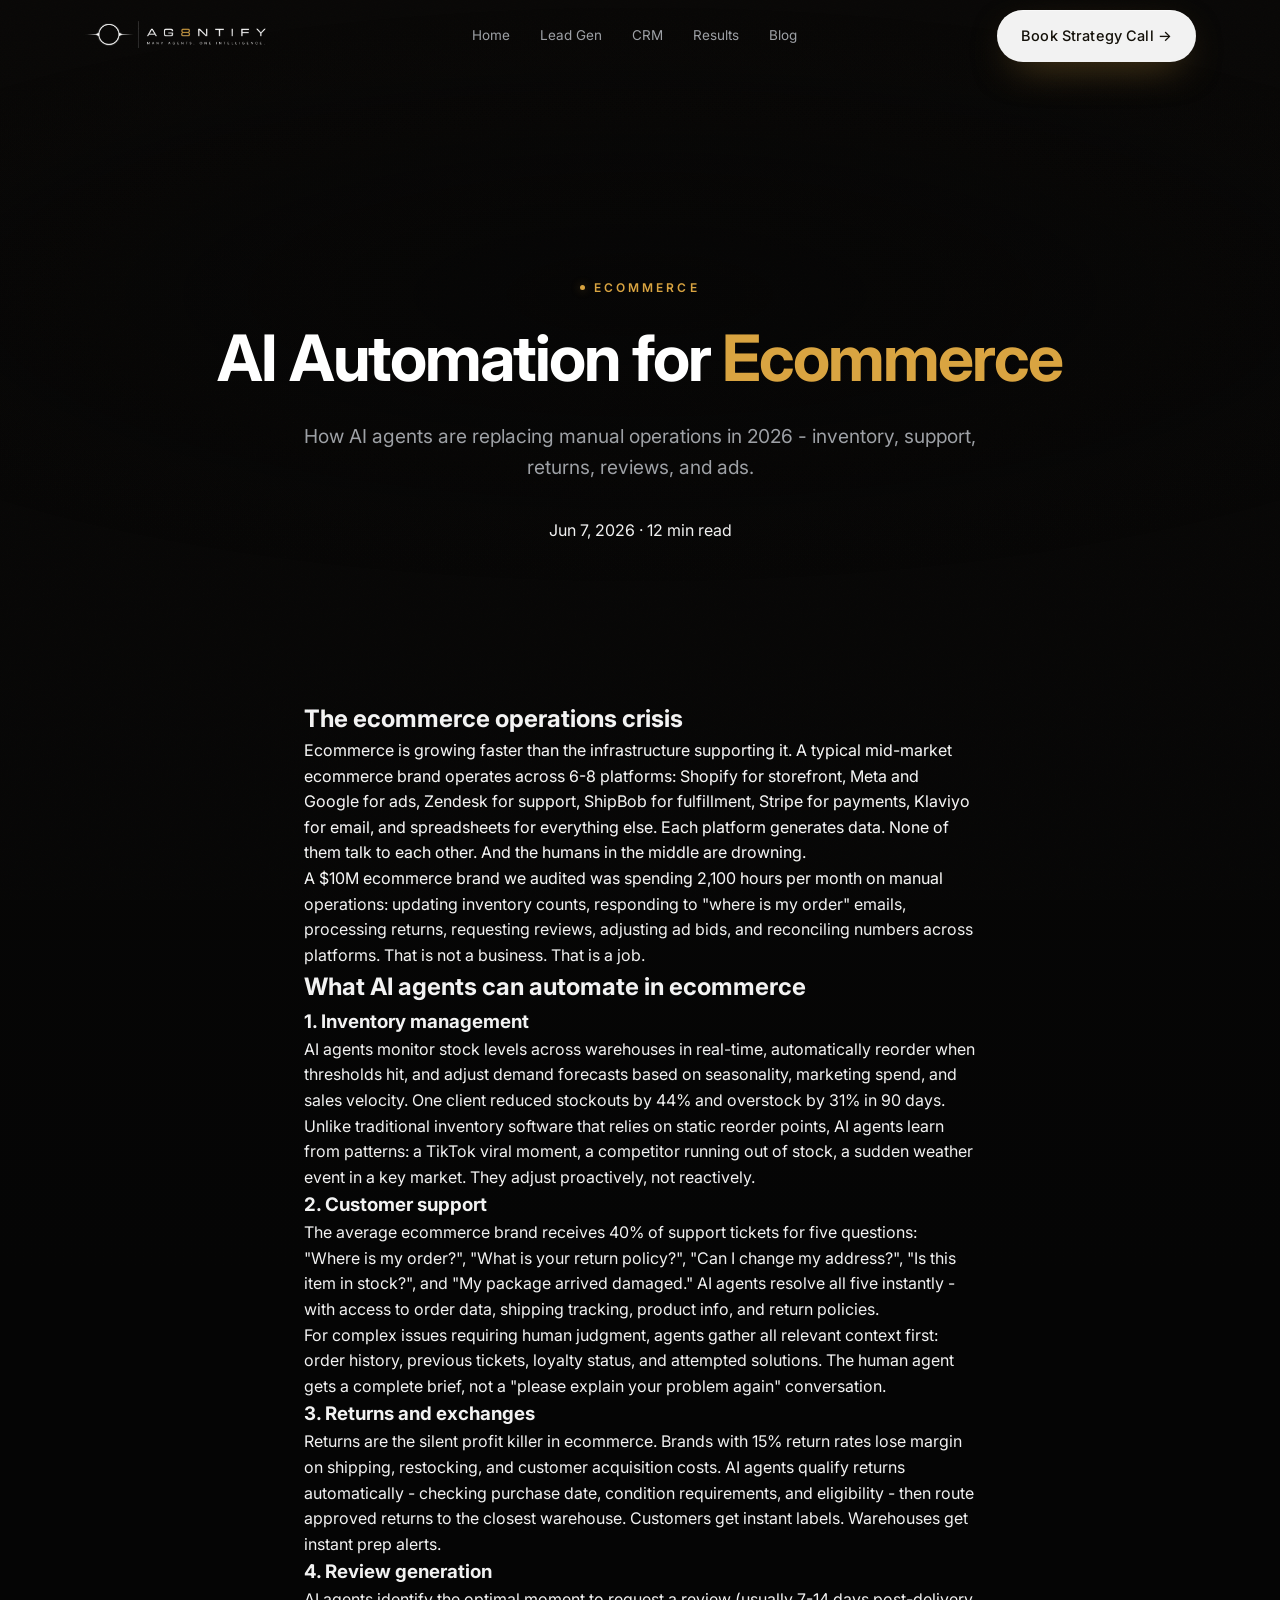
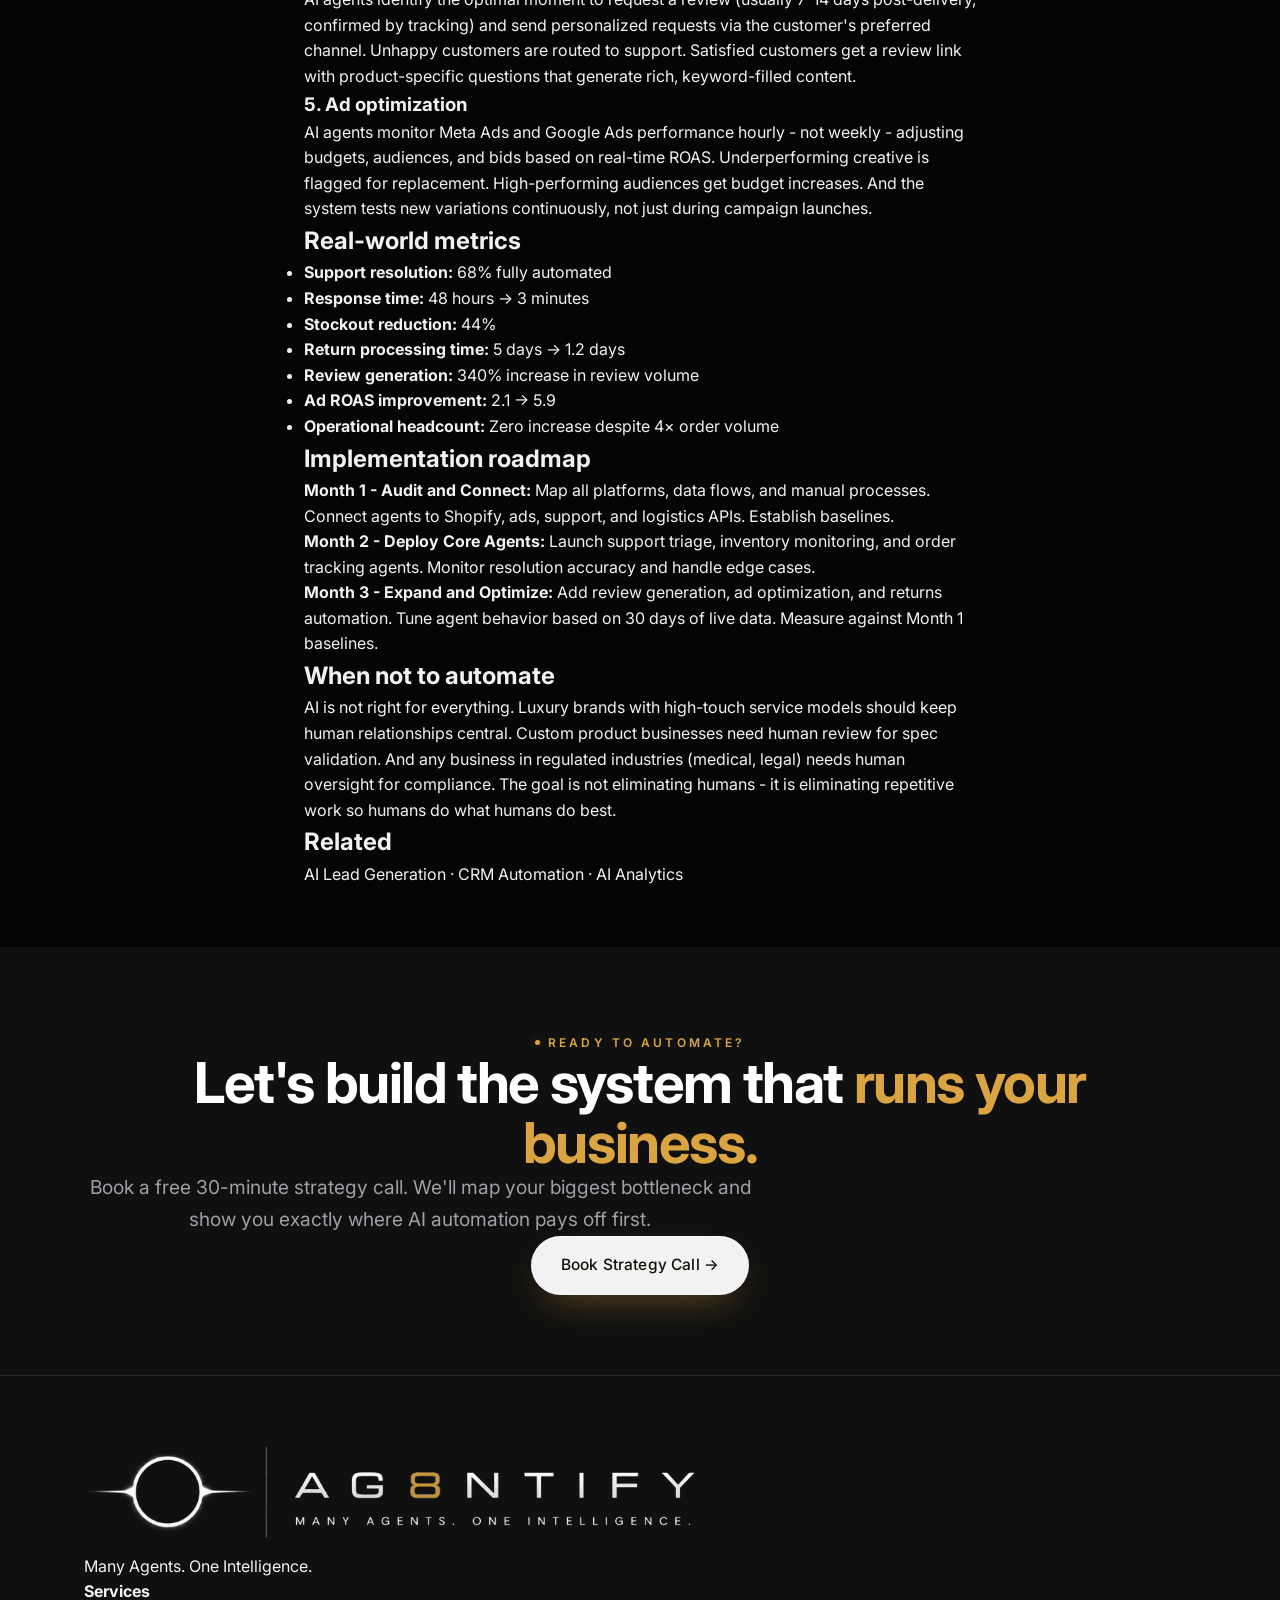
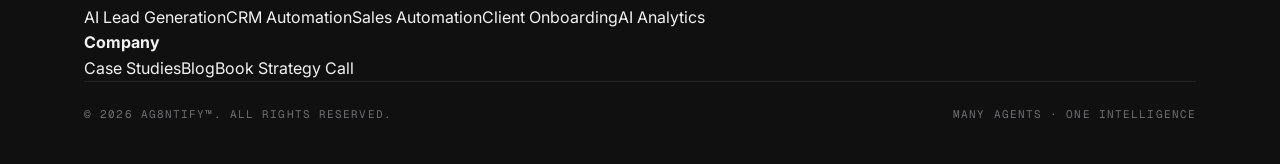
<file: blog/ai-automation-for-ecommerce/index.html>
<!DOCTYPE html>
<html lang="en">
<head>
<meta charset="UTF-8" />
<meta name="viewport" content="width=device-width, initial-scale=1.0" />
<title>AI Automation for Ecommerce in 2026 | Ag8ntify™</title>
<meta name="description" content="How AI agents are replacing manual ecommerce operations in 2026. Full guide to automating inventory, support, returns, reviews, and ads with real metrics." />
<link rel="icon" href="/favicon.svg" type="image/svg+xml" />
<link rel="canonical" href="https://www.ag8ntify.com/blog/ai-automation-for-ecommerce/" />
<link rel="preconnect" href="https://fonts.googleapis.com" />
<link rel="preconnect" href="https://fonts.gstatic.com" crossorigin />
<link rel="stylesheet" href="https://fonts.googleapis.com/css2?family=Inter:wght@400;500;600;700;800;900&family=Geist+Mono:wght@400;500&display=swap" />
<link rel="stylesheet" href="/css/styles.css" />
<link rel="stylesheet" href="/css/sections.css" />
<link rel="stylesheet" href="/css/booking.css" />
<meta property="og:title" content="AI Automation for Ecommerce in 2026 | Ag8ntify™" />
<meta property="og:description" content="How AI agents replace manual ecommerce operations. Full guide with real metrics." />
<meta property="og:type" content="article" />
<meta property="og:url" content="https://www.ag8ntify.com/blog/ai-automation-for-ecommerce/" />
<meta property="og:image" content="https://www.ag8ntify.com/assets/hero-horizon.webp" />
<meta name="twitter:card" content="summary_large_image" />
<meta name="twitter:title" content="AI Automation for Ecommerce in 2026 | Ag8ntify™" />
<meta name="twitter:description" content="AI agents replacing manual ecommerce ops. Full guide with metrics." />
<meta name="twitter:image" content="https://www.ag8ntify.com/assets/hero-horizon.webp" />
<script type="application/ld+json">
{
  "@context": "https://schema.org",
  "@type": "BlogPosting",
  "headline": "AI Automation for Ecommerce: How AI Agents Are Replacing Manual Operations in 2026",
  "description": "How AI agents are replacing manual ecommerce operations in 2026. Full guide to automating inventory, support, returns, reviews, and ads.",
  "author": {"@type":"Organization","name":"Ag8ntify","url":"https://www.ag8ntify.com/"},
  "publisher": {"@type":"Organization","name":"Ag8ntify","logo":{"@type":"ImageObject","url":"https://www.ag8ntify.com/assets/logo-full.png"}},
  "datePublished": "2026-06-07",
  "dateModified": "2026-06-07",
  "mainEntityOfPage": {"@type":"WebPage","@id":"https://www.ag8ntify.com/blog/ai-automation-for-ecommerce/"}
}
</script>
</head>
<body>
<div class="scroll-progress" id="scrollProgress"></div>
<div class="grain"></div>
<nav class="nav" id="nav">
  <div class="nav-inner">
    <a class="brand" href="/" aria-label="Ag8ntify home"><img class="brand-logo" src="/assets/logo-full.png" alt="Ag8ntify" width="628" height="114"/></a>
    <div class="nav-links"><a href="/">Home</a><a href="/ai-lead-generation/">Lead Gen</a><a href="/crm-automation/">CRM</a><a href="/case-studies/">Results</a><a href="/blog/">Blog</a></div>
    <div class="nav-cta"><a href="/#book" class="btn btn-primary">Book Strategy Call →</a></div>
  </div>
</nav>

<header class="hero" style="min-height:50vh;">
  <div class="wrap hero-inner" style="padding-top:140px;">
    <span class="eyebrow">Ecommerce</span>
    <h1 class="display">AI Automation for <span class="gold-ink">Ecommerce</span></h1>
    <p class="lead">How AI agents are replacing manual operations in 2026 - inventory, support, returns, reviews, and ads.</p>
    <span class="meta">Jun 7, 2026 · 12 min read</span>
  </div>
</header>

<main>
<article class="section" style="max-width:720px;margin:0 auto;padding:60px 24px;">

<h2>The ecommerce operations crisis</h2>
<p>Ecommerce is growing faster than the infrastructure supporting it. A typical mid-market ecommerce brand operates across 6-8 platforms: Shopify for storefront, Meta and Google for ads, Zendesk for support, ShipBob for fulfillment, Stripe for payments, Klaviyo for email, and spreadsheets for everything else. Each platform generates data. None of them talk to each other. And the humans in the middle are drowning.</p>
<p>A $10M ecommerce brand we audited was spending 2,100 hours per month on manual operations: updating inventory counts, responding to "where is my order" emails, processing returns, requesting reviews, adjusting ad bids, and reconciling numbers across platforms. That is not a business. That is a job.</p>

<h2>What AI agents can automate in ecommerce</h2>

<h3>1. Inventory management</h3>
<p>AI agents monitor stock levels across warehouses in real-time, automatically reorder when thresholds hit, and adjust demand forecasts based on seasonality, marketing spend, and sales velocity. One client reduced stockouts by 44% and overstock by 31% in 90 days.</p>
<p>Unlike traditional inventory software that relies on static reorder points, AI agents learn from patterns: a TikTok viral moment, a competitor running out of stock, a sudden weather event in a key market. They adjust proactively, not reactively.</p>

<h3>2. Customer support</h3>
<p>The average ecommerce brand receives 40% of support tickets for five questions: "Where is my order?", "What is your return policy?", "Can I change my address?", "Is this item in stock?", and "My package arrived damaged." AI agents resolve all five instantly - with access to order data, shipping tracking, product info, and return policies.</p>
<p>For complex issues requiring human judgment, agents gather all relevant context first: order history, previous tickets, loyalty status, and attempted solutions. The human agent gets a complete brief, not a "please explain your problem again" conversation.</p>

<h3>3. Returns and exchanges</h3>
<p>Returns are the silent profit killer in ecommerce. Brands with 15% return rates lose margin on shipping, restocking, and customer acquisition costs. AI agents qualify returns automatically - checking purchase date, condition requirements, and eligibility - then route approved returns to the closest warehouse. Customers get instant labels. Warehouses get instant prep alerts.</p>

<h3>4. Review generation</h3>
<p>AI agents identify the optimal moment to request a review (usually 7-14 days post-delivery, confirmed by tracking) and send personalized requests via the customer's preferred channel. Unhappy customers are routed to support. Satisfied customers get a review link with product-specific questions that generate rich, keyword-filled content.</p>

<h3>5. Ad optimization</h3>
<p>AI agents monitor Meta Ads and Google Ads performance hourly - not weekly - adjusting budgets, audiences, and bids based on real-time ROAS. Underperforming creative is flagged for replacement. High-performing audiences get budget increases. And the system tests new variations continuously, not just during campaign launches.</p>

<h2>Real-world metrics</h2>
<ul>
<li><strong>Support resolution:</strong> 68% fully automated</li>
<li><strong>Response time:</strong> 48 hours → 3 minutes</li>
<li><strong>Stockout reduction:</strong> 44%</li>
<li><strong>Return processing time:</strong> 5 days → 1.2 days</li>
<li><strong>Review generation:</strong> 340% increase in review volume</li>
<li><strong>Ad ROAS improvement:</strong> 2.1 → 5.9</li>
<li><strong>Operational headcount:</strong> Zero increase despite 4× order volume</li>
</ul>

<h2>Implementation roadmap</h2>
<p><strong>Month 1 - Audit and Connect:</strong> Map all platforms, data flows, and manual processes. Connect agents to Shopify, ads, support, and logistics APIs. Establish baselines.</p>
<p><strong>Month 2 - Deploy Core Agents:</strong> Launch support triage, inventory monitoring, and order tracking agents. Monitor resolution accuracy and handle edge cases.</p>
<p><strong>Month 3 - Expand and Optimize:</strong> Add review generation, ad optimization, and returns automation. Tune agent behavior based on 30 days of live data. Measure against Month 1 baselines.</p>

<h2>When not to automate</h2>
<p>AI is not right for everything. Luxury brands with high-touch service models should keep human relationships central. Custom product businesses need human review for spec validation. And any business in regulated industries (medical, legal) needs human oversight for compliance. The goal is not eliminating humans - it is eliminating repetitive work so humans do what humans do best.</p>

<h2>Related</h2>
<p><a href="/ai-lead-generation/">AI Lead Generation</a> · <a href="/crm-automation/">CRM Automation</a> · <a href="/ai-analytics/">AI Analytics</a></p>
</article>
</main>

<section class="section" style="background:var(--bg-2);text-align:center;padding:80px 0;">
  <div class="wrap">
    <span class="eyebrow">Ready to Automate?</span>
    <h2 class="display">Let's build the system that <span class="gold-ink">runs your business.</span></h2>
    <p class="lead">Book a free 30-minute strategy call. We'll map your biggest bottleneck and show you exactly where AI automation pays off first.</p>
    <a href="/#book" class="btn btn-primary btn-lg">Book Strategy Call →</a>
  </div>
</section>

<footer class="footer">
  <div class="wrap">
    <div class="footer-grid">
      <div class="footer-brand"><img src="/assets/logo-full.png" alt="Ag8ntify" width="628" height="114"/><p>Many Agents. One Intelligence.</p></div>
      <div class="footer-col">
        <h4>Services</h4>
        <a href="/ai-lead-generation/">AI Lead Generation</a><a href="/crm-automation/">CRM Automation</a><a href="/ai-sales-automation/">Sales Automation</a><a href="/ai-onboarding/">Client Onboarding</a><a href="/ai-analytics/">AI Analytics</a>
      </div>
      <div class="footer-col">
        <h4>Company</h4>
        <a href="/case-studies/">Case Studies</a><a href="/blog/">Blog</a><a href="/#book">Book Strategy Call</a>
      </div>
    </div>
    <div class="footer-bottom"><span>© 2026 Ag8ntify™. All rights reserved.</span><span>Many Agents · One Intelligence</span></div>
  </div>
</footer>
<script src="/js/main.js"></script>
</body>
</html>
</file>
<file: css/styles.css>
/* ============================================================
   AG8NTIFY — Design System
   Obsidian black · Singularity gold · Inter
   ============================================================ */


:root {
  /* — surfaces (brand: Obsidian / Carbon / Graphite) — */
  --bg:        #050505;
  --bg-2:      #101010;
  --bg-3:      #181818;
  --surface:   rgba(255, 255, 255, 0.022);
  --surface-2: rgba(255, 255, 255, 0.045);
  --line:      rgba(255, 255, 255, 0.085);
  --line-2:    rgba(255, 255, 255, 0.15);

  /* — ink (brand: White / Platinum / Titanium) — */
  --white:   #FFFFFF;
  --cream:   #F2F2F2;
  --muted:   #9ea1a6;
  --muted-2: #6c6f74;
  --faint:   #3e4044;

  /* — Singularity Gold — */
  --gold:        #D9A441;
  --gold-bright: #EFC677;
  --gold-deep:   #A67C2C;
  --gold-glow:   rgba(217, 164, 65, 0.38);

  /* — data accents — */
  --green:  #74D69B;
  --blue:   #7BA9FF;
  --violet: #B79CFF;
  --rose:   #F09590;

  /* — type (brand: Inter) — */
  --serif: 'Inter', system-ui, -apple-system, sans-serif;   /* display */
  --sans:  'Inter', system-ui, -apple-system, sans-serif;
  --mono:  'Geist Mono', ui-monospace, 'SF Mono', monospace;

  /* — layout — */
  --maxw: 1240px;
  --gutter: clamp(20px, 5vw, 64px);
  --radius: 16px;
  --radius-sm: 11px;

  --ease: cubic-bezier(0.22, 1, 0.36, 1);
  --ease-io: cubic-bezier(0.65, 0, 0.35, 1);
}

* { box-sizing: border-box; margin: 0; padding: 0; }

html { scroll-behavior: smooth; -webkit-text-size-adjust: 100%; }

body {
  background: linear-gradient(180deg, #080706, var(--bg) 38%);
  color: var(--cream);
  font-family: var(--sans);
  font-weight: 400;
  line-height: 1.6;
  -webkit-font-smoothing: antialiased;
  text-rendering: optimizeLegibility;
  overflow-x: hidden;
  position: relative;
}

/* — global ambient layers — */
.grain {
  position: fixed; inset: 0; z-index: 1; pointer-events: none;
  opacity: 0.5; mix-blend-mode: overlay;
  background-image: url("data:image/svg+xml,%3Csvg xmlns='http://www.w3.org/2000/svg' width='160' height='160'%3E%3Cfilter id='n'%3E%3CfeTurbulence type='fractalNoise' baseFrequency='0.85' numOctaves='3' stitchTiles='stitch'/%3E%3C/filter%3E%3Crect width='100%25' height='100%25' filter='url(%23n)'/%3E%3C/svg%3E");
}
.starfield { position: fixed; inset: 0; z-index: 0; pointer-events: none; opacity: 0.9; }

::selection { background: var(--gold); color: #1a1306; }

a { color: inherit; text-decoration: none; }
img, svg, canvas { display: block; max-width: 100%; }
button { font-family: inherit; cursor: pointer; border: none; background: none; color: inherit; }
input, select, textarea { font-family: inherit; }

/* ============================================================
   TYPE SYSTEM
   ============================================================ */
.eyebrow {
  font-family: var(--sans);
  font-size: 12px;
  font-weight: 600;
  letter-spacing: 0.26em;
  text-transform: uppercase;
  color: var(--gold);
  display: inline-flex; align-items: center; gap: 0.7em;
}
.eyebrow::before {
  content: ''; width: 5px; height: 5px; border-radius: 50%;
  background: var(--gold); box-shadow: 0 0 10px var(--gold-glow);
}
.eyebrow.center { justify-content: center; }

.display {
  font-family: var(--serif);
  font-weight: 700;
  line-height: 1.06;
  letter-spacing: -0.022em;
  color: var(--white);
  text-wrap: pretty;
}
h1.display { font-size: clamp(40px, 5.4vw, 80px); line-height: 1.04; font-weight: 700; letter-spacing: -0.03em; }
h2.display { font-size: clamp(31px, 4.4vw, 58px); font-weight: 700; letter-spacing: -0.025em; }
h3.display { font-size: clamp(24px, 3vw, 36px); font-weight: 700; }

.gold-ink { color: var(--gold); font-style: normal; }
em { font-style: italic; }

.lead {
  font-size: clamp(17px, 1.5vw, 21px);
  color: var(--muted);
  line-height: 1.65;
  max-width: 56ch;
  font-weight: 400;
  text-wrap: pretty;
}

.label {
  font-family: var(--sans);
  font-size: 11.5px;
  font-weight: 600;
  letter-spacing: 0.2em;
  text-transform: uppercase;
  color: var(--muted-2);
}

/* ============================================================
   LAYOUT
   ============================================================ */
.wrap { max-width: var(--maxw); margin: 0 auto; padding-inline: var(--gutter); position: relative; z-index: 2; }
section { position: relative; z-index: 2; }
.section-pad { padding-block: clamp(90px, 13vh, 170px); }

.rule { height: 1px; background: var(--line); border: 0; }

/* ============================================================
   BUTTONS
   ============================================================ */
.btn {
  display: inline-flex; align-items: center; gap: 0.6em;
  font-family: var(--sans); font-size: 14.5px; font-weight: 500;
  letter-spacing: 0.01em;
  padding: 14px 24px; border-radius: 100px;
  transition: transform 0.4s var(--ease), background 0.3s, color 0.3s, box-shadow 0.4s;
  white-space: nowrap; position: relative; overflow: hidden;
}
.btn .arr { transition: transform 0.4s var(--ease); }
.btn:hover .arr { transform: translateX(4px); }

.btn-primary {
  background: var(--cream); color: #14110a;
  box-shadow: 0 1px 0 rgba(255,255,255,0.4) inset, 0 14px 40px -16px rgba(217,164,65,0.55);
}
.btn-primary:hover { background: var(--gold-bright); transform: translateY(-2px); box-shadow: 0 20px 50px -16px rgba(217,164,65,0.7); }

.btn-ghost { background: var(--surface-2); color: var(--cream); border: 1px solid var(--line-2); }
.btn-ghost:hover { background: rgba(255,255,255,0.08); transform: translateY(-2px); border-color: var(--gold-deep); }

.btn-lg { padding: 17px 30px; font-size: 15.5px; }

/* ============================================================
   NAV
   ============================================================ */
.nav {
  position: fixed; top: 0; left: 0; right: 0; z-index: 100;
  transition: background 0.4s, backdrop-filter 0.4s, border-color 0.4s;
  border-bottom: 1px solid transparent;
}
.nav.scrolled {
  background: rgba(8,8,11,0.72); backdrop-filter: blur(18px) saturate(1.3);
  border-bottom-color: var(--line);
}
.nav-inner { display: flex; align-items: center; justify-content: space-between; height: 72px; max-width: var(--maxw); margin: 0 auto; padding-inline: var(--gutter); }
.brand { display: flex; align-items: center; gap: 12px; }
.brand-logo { height: 34px; width: auto; display: block; }
.footer .brand-logo { height: 40px; }
.nav-links { display: flex; gap: 30px; }
.nav-links a { font-size: 13.5px; color: var(--muted); transition: color 0.25s; position: relative; }
.nav-links a::after { content: ''; position: absolute; left: 0; bottom: -5px; height: 1px; width: 0; background: var(--gold); transition: width 0.3s var(--ease); }
.nav-links a:hover { color: var(--white); }
.nav-links a:hover::after { width: 100%; }
.nav-cta { display: flex; align-items: center; gap: 16px; }

.scroll-progress { position: fixed; top: 0; left: 0; height: 2px; background: linear-gradient(90deg, var(--gold-deep), var(--gold-bright)); z-index: 101; width: 0; box-shadow: 0 0 12px var(--gold-glow); }

@media (max-width: 880px) { .nav-links { display: none; } }

/* mobile: drop the CTA button and center the logo (desktop unchanged) */
@media (max-width: 700px) {
  .nav-inner { justify-content: center; }
  .nav-cta { display: none; }
}

/* ============================================================
   HERO
   ============================================================ */
.hero { position: relative; min-height: 100vh; display: flex; align-items: center; padding-block: 132px 96px; overflow: hidden; }
.hero-scene {
  position: absolute; inset: 0; width: 100%; height: 100%; display: block;
  object-fit: cover; object-position: center center;
  --media-object-fit: cover; --media-object-position: center center;
  --controls: none; background: var(--bg);
  z-index: 1; pointer-events: none; opacity: var(--scene-op, 0.7);
  filter: brightness(var(--scene-bright, 1)) saturate(var(--scene-sat, 1));
}
.hero::after {
  content: ''; position: absolute; inset: 0; z-index: 1; pointer-events: none;
  background: radial-gradient(120% 75% at 50% 46%, rgba(5,5,5,var(--scrim-a, 0.5)), rgba(5,5,5,0) 60%);
}
.hero-inner { text-align: center; margin: 0 auto; max-width: 1320px; }
.eclipse {
  --sz: 60px; width: var(--sz); height: var(--sz); margin: 0 auto 26px; position: relative;
}
.eclipse .ring {
  position: absolute; inset: 0; border-radius: 50%;
  border: 1.5px solid var(--gold);
  box-shadow: 0 0 32px var(--gold-glow), inset 0 0 16px rgba(217,164,65,0.25);
}
.eclipse .core {
  position: absolute; inset: 22%; border-radius: 50%;
  background: radial-gradient(circle at 35% 30%, #1a1813, #050505 75%);
  box-shadow: 0 0 30px 4px rgba(0,0,0,0.9);
}
.eclipse .flare { position: absolute; inset: -40%; border-radius: 50%; background: radial-gradient(circle, var(--gold-glow), transparent 60%); animation: pulse 4s var(--ease-io) infinite; }
@keyframes pulse { 0%,100% { opacity: 0.5; transform: scale(0.92); } 50% { opacity: 1; transform: scale(1.08); } }

.hero h1 { margin: 26px auto 30px; line-height: 1.05; width: 100%; max-width: 100%; }
.hero h1 .nowrap { white-space: nowrap; }
h1.display { font-size: clamp(34px, 5vw, 72px); }
.hero .lead { margin: 0 auto 34px; text-align: center; }
.hero-ctas { display: flex; gap: 14px; justify-content: center; flex-wrap: wrap; }
.hero-note { margin-top: 22px; font-family: var(--mono); font-size: 12px; color: var(--muted-2); letter-spacing: 0.04em; }

/* floating stat chips */
.chip {
  position: absolute; z-index: 3;
  background: rgba(14,14,18,0.72); backdrop-filter: blur(10px);
  border: 1px solid var(--line); border-radius: 14px; padding: 13px 16px;
  width: 168px; box-shadow: 0 24px 50px -28px rgba(0,0,0,0.9);
}
.chip .cv { font-family: var(--serif); font-size: 27px; color: var(--gold); line-height: 1; }
.chip .ck { font-size: 12px; color: var(--white); margin-top: 5px; font-weight: 500; }
.chip .cd { font-size: 11px; color: var(--muted-2); margin-top: 2px; line-height: 1.35; }
.chip.c1 { top: 26%; left: 2%; }
.chip.c2 { top: 52%; left: 5%; }
.chip.c3 { top: 28%; right: 2%; }
.chip.c4 { top: 55%; right: 4%; }
@media (max-width: 1080px) { .chip { display: none; } }

/* mobile/tablet: let the headline wrap so the hero never overflows.
   The hero is a flex container, so without this the no-wrap first line
   sizes the whole block wider than the viewport and gets clipped. */
@media (max-width: 700px) {
  .hero h1 .nowrap { white-space: normal; }
  .hero-inner { width: 100%; min-width: 0; }
}

.scroll-cue { position: absolute; bottom: 30px; left: 50%; transform: translateX(-50%); display: flex; flex-direction: column; align-items: center; gap: 10px; z-index: 3; }
.scroll-cue .label { font-size: 10px; }
.scroll-cue .bar { width: 1px; height: 38px; background: linear-gradient(var(--gold), transparent); position: relative; overflow: hidden; }
.scroll-cue .bar::after { content:''; position:absolute; top:0; left:0; width:100%; height:40%; background: var(--gold-bright); animation: drop 2s var(--ease-io) infinite; }
@keyframes drop { 0% { transform: translateY(-100%); } 100% { transform: translateY(250%); } }

/* ============================================================
   MARQUEE
   ============================================================ */
.marquee { border-block: 1px solid var(--line); padding-block: 22px; overflow: hidden; background: var(--bg-2); }
.marquee-head { text-align: center; margin-bottom: 18px; }
.marquee-track { display: flex; gap: 12px; width: max-content; animation: scroll-x 46s linear infinite; }
.marquee:hover .marquee-track { animation-play-state: paused; }
@keyframes scroll-x { to { transform: translateX(-50%); } }
.fn-chip {
  display: flex; flex-direction: column; gap: 3px;
  border: 1px solid var(--line); border-radius: var(--radius-sm);
  padding: 13px 18px; min-width: 220px; background: var(--surface);
  transition: border-color 0.3s, background 0.3s, transform 0.3s;
}
.fn-chip:hover { border-color: var(--gold-deep); background: var(--surface-2); transform: translateY(-3px); }
.fn-chip .tag { font-family: var(--mono); font-size: 10.5px; color: var(--gold-deep); letter-spacing: 0.08em; }
.fn-chip .nm { font-size: 14.5px; color: var(--white); font-weight: 500; }
.fn-chip .ds { font-size: 12px; color: var(--muted-2); }

/* ============================================================
   SECTION HEADER
   ============================================================ */
.shead { max-width: 760px; }
.shead.center { margin-inline: auto; text-align: center; }
.shead .eyebrow { margin-bottom: 20px; }
.shead h2 { margin-bottom: 18px; }
/* "The Operating Layer Between / Strategy and Execution" must stay 2 lines */
#system .shead { max-width: 1040px; }
#system .shead h2.display { font-size: clamp(23px, 4.4vw, 58px); }

/* ============================================================
   GENERIC CARD
   ============================================================ */
.card {
  background: var(--surface); border: 1px solid var(--line); border-radius: var(--radius);
  padding: 26px; position: relative; overflow: hidden;
  transition: border-color 0.4s, background 0.4s, transform 0.4s;
}
.card:hover { border-color: var(--line-2); background: var(--surface-2); }

/* ============================================================
   REVEAL ANIMATION
   ============================================================ */
.reveal { opacity: 0; transform: translateY(34px); transition: opacity 0.9s var(--ease), transform 0.9s var(--ease); }
.reveal.in { opacity: 1; transform: none; }
.reveal[data-d="1"] { transition-delay: 0.08s; }
.reveal[data-d="2"] { transition-delay: 0.16s; }
.reveal[data-d="3"] { transition-delay: 0.24s; }
.reveal[data-d="4"] { transition-delay: 0.32s; }
.reveal[data-d="5"] { transition-delay: 0.40s; }
.reveal[data-d="6"] { transition-delay: 0.48s; }
.reveal[data-d="7"] { transition-delay: 0.56s; }

/* ============================================================
   FX — text micro-interactions (char reveal, line reveal, glitch hover)
   Driven by keyframe animations (reliable on load) + a trigger class.
   .fx-* spans only exist when JS runs, so no-JS shows plain text.
   ============================================================ */

/* character reveal — hero headline assembles letter by letter */
.fx-char { display: inline-block; opacity: 0; will-change: opacity, transform; }
.fx-anim .fx-char { animation: fxCharIn 0.6s var(--ease) both; animation-delay: var(--cd, 0s); }
@keyframes fxCharIn { from { opacity: 0; transform: translateY(0.5em); } to { opacity: 1; transform: none; } }

/* line reveal — section intros rise line by line */
.fx-word { display: inline-block; opacity: 0; will-change: opacity, transform; }
.fx-in .fx-word { animation: fxWordIn 0.62s var(--ease) both; animation-delay: var(--ld, 0s); }
@keyframes fxWordIn { from { opacity: 0; transform: translateY(0.55em); } to { opacity: 1; transform: none; } }

/* failsafe — if the animation engine never advances (throttled tab, etc.),
   JS adds .fx-done after a timeout to force the text fully visible */
.fx-done .fx-char, .fx-done .fx-word { animation: none !important; opacity: 1 !important; transform: none !important; }

/* glitch hover — links flicker letter by letter on hover */
.fx-gchar { display: inline-block; }
@media (prefers-reduced-motion: no-preference) {
  html.no-touch .fx-glitch:hover .fx-gchar {
    animation: fxGlitch 0.44s ease both;
    animation-delay: var(--gd, 0s);
  }
}
@keyframes fxGlitch {
  0%, 100% { opacity: 1; }
  25% { opacity: 0.2; }
  50% { opacity: 1; }
  68% { opacity: 0.42; }
}

@media (prefers-reduced-motion: reduce) {
  .reveal { opacity: 1 !important; transform: none !important; }
  .fx-char, .fx-word { opacity: 1 !important; transform: none !important; animation: none !important; }
  * { animation: none !important; }
  html { scroll-behavior: auto; }
}
</file>
<file: css/sections.css>
/* ============================================================
   AG8NTIFY — Section styles (infographics, viz, form)
   ============================================================ */

/* ---------- PROBLEM + BEFORE/AFTER ---------- */
.problem-grid { display: grid; grid-template-columns: 1fr 1.05fr; gap: clamp(40px, 6vw, 90px); align-items: start; }
@media (max-width: 940px) { .problem-grid { grid-template-columns: 1fr; gap: 48px; } }

.prob-list { display: flex; flex-direction: column; gap: 0; }
.prob-item { display: grid; grid-template-columns: auto 1fr; gap: 18px; padding: 22px 0; border-top: 1px solid var(--line); }
.prob-item:last-child { border-bottom: 1px solid var(--line); }
.prob-item .pn { font-family: var(--mono); font-size: 12px; color: var(--gold); padding-top: 3px; }
.prob-item h4 { font-size: 17px; font-weight: 600; color: var(--white); margin-bottom: 4px; }
.prob-item p { font-size: 14px; color: var(--muted); }

/* before / after comparison viz */
.ba {
  background: linear-gradient(180deg, var(--bg-3), var(--bg-2));
  border: 1px solid var(--line); border-radius: var(--radius); padding: 28px;
}
.ba-head { display: flex; justify-content: space-between; align-items: baseline; margin-bottom: 24px; }
.ba-head .label { color: var(--muted); }
.ba-toggle { display: flex; gap: 4px; background: var(--bg); border: 1px solid var(--line); border-radius: 100px; padding: 4px; }
.ba-toggle button { font-family: var(--mono); font-size: 11px; letter-spacing: 0.08em; text-transform: uppercase; padding: 7px 14px; border-radius: 100px; color: var(--muted); transition: 0.3s; }
.ba-toggle button.on { background: var(--surface-2); color: var(--white); }
.ba-toggle button.on[data-mode="ai"] { color: var(--gold); }

.ba-rows { display: flex; flex-direction: column; gap: 20px; }
.ba-row .br-top { display: flex; justify-content: space-between; font-size: 13px; margin-bottom: 8px; }
.ba-row .br-top .k { color: var(--cream); }
.ba-row .br-top .v { font-family: var(--mono); color: var(--gold); font-size: 12.5px; }
.ba-bar { height: 12px; border-radius: 100px; background: var(--bg); border: 1px solid var(--line); overflow: hidden; position: relative; }
.ba-fill { display: block; height: 100%; border-radius: 100px; width: 0; transition: width 1.1s var(--ease); }
.ba-fill.manual { background: linear-gradient(90deg, #4a443a, #6a6052); }
.ba-fill.ai { background: linear-gradient(90deg, var(--gold-deep), var(--gold-bright)); box-shadow: 0 0 16px var(--gold-glow); }
.ba-foot { margin-top: 24px; padding-top: 20px; border-top: 1px solid var(--line); display: flex; justify-content: space-between; align-items: center; }
.ba-foot .bf-k { font-size: 13px; color: var(--muted); }
.ba-foot .bf-v { font-family: var(--serif); font-size: 34px; }
.ba-foot .bf-v.save { color: var(--green); }

/* ---------- 4-LAYER OS — horizontal flowchart (static) ---------- */
.os-section { background: var(--bg-2); border-block: 1px solid var(--line); position: relative; overflow: hidden; }
.os-section::before {
  content: ''; position: absolute; left: 50%; top: 58%; transform: translate(-50%, -50%);
  width: 1000px; height: 620px; border-radius: 50%; pointer-events: none; z-index: 0;
  background: radial-gradient(ellipse, var(--gold-glow), transparent 66%); opacity: 0.09;
}
.os-section .wrap { position: relative; z-index: 1; }
.os-diagram { margin-top: 60px; position: relative; }

.osflow {
  display: flex; align-items: stretch; justify-content: center; gap: 0;
  width: 100vw; margin-left: calc(50% - 50vw); box-sizing: border-box;
  padding-inline: max(28px, calc((100vw - 1580px) / 2));
}
.osflow-tile {
  flex: 1 1 0; min-width: 0; position: relative;
  display: flex; flex-direction: column; gap: 11px;
  border: 1px solid var(--line-2); border-radius: 18px; padding: 24px 24px 26px;
  background: linear-gradient(180deg, rgba(255,255,255,0.05), rgba(255,255,255,0.012));
  transition: border-color 0.4s var(--ease), transform 0.4s var(--ease), box-shadow 0.4s var(--ease);
}
.osflow-tile:hover {
  border-color: var(--gold); transform: translateY(-5px);
  box-shadow: 0 26px 64px -32px var(--gold-glow), inset 0 1px 0 rgba(255,255,255,0.05);
}
.osflow-ic {
  width: 50px; height: 50px; border-radius: 14px; display: grid; place-items: center;
  color: var(--gold); border: 1px solid var(--gold-deep);
  background: linear-gradient(155deg, rgba(217,164,65,0.18), rgba(217,164,65,0.03));
  box-shadow: inset 0 1px 0 rgba(255,255,255,0.06), 0 0 24px -10px var(--gold-glow);
}
.osflow-k { display: block; font-family: var(--mono); font-size: 10.5px; letter-spacing: 0.16em; text-transform: uppercase; color: var(--gold); margin-top: 2px; }
.osflow-tag {
  align-self: flex-start; margin-top: auto;
  font-family: var(--mono); font-size: 9.5px; letter-spacing: 0.08em; text-transform: uppercase;
  color: var(--muted); border: 1px solid var(--line-2); border-radius: 100px; padding: 4px 11px;
}
.osflow-tile h4 { font-size: 19px; color: var(--white); font-weight: 700; letter-spacing: -0.015em; }
.osflow-tile p { font-size: 13px; line-height: 1.55; color: var(--muted); }

/* connector arrow between tiles */
.osflow-arrow { flex: 0 0 32px; display: flex; align-items: center; justify-content: center; color: var(--gold-deep); align-self: center; }
.osflow-arrow svg { width: 32px; height: 20px; overflow: visible; }

/* terminal "outcomes" tile */
.osflow-tile.out {
  border-color: var(--gold-deep);
  background: linear-gradient(165deg, rgba(217,164,65,0.16), rgba(217,164,65,0.03) 72%);
}
.osflow-tile.out:hover { border-color: var(--gold-bright); }
.osflow-ic.out { color: #14110a; border: none; background: linear-gradient(155deg, var(--gold-bright), var(--gold)); }
.osflow-k.out { color: var(--gold-bright); }
.osflow-live {
  position: absolute; top: 18px; right: 18px;
  font-family: var(--mono); font-size: 9.5px; letter-spacing: 0.1em; text-transform: uppercase; color: var(--gold);
  border: 1px solid var(--gold-deep); border-radius: 100px; padding: 4px 10px 4px 18px;
}
.osflow-live::before {
  content: ''; position: absolute; left: 8px; top: 50%; transform: translateY(-50%);
  width: 6px; height: 6px; border-radius: 50%; background: var(--green); box-shadow: 0 0 8px var(--green);
}

@media (max-width: 1080px) {
  .osflow { flex-wrap: wrap; gap: 14px; width: auto; max-width: 760px; margin: 0 auto; margin-left: auto; padding-inline: 0; }
  .osflow-tile { flex: 1 1 calc(50% - 7px); }
  .osflow-arrow { display: none; }
}
@media (max-width: 560px) {
  .osflow-tile { flex: 1 1 100%; }
}

/* ---------- AGENT NETWORK ---------- */
.net-grid { display: grid; grid-template-columns: 1fr 1fr; gap: clamp(36px, 5vw, 64px); align-items: center; }
@media (max-width: 940px) { .net-grid { grid-template-columns: 1fr; } }
.net-canvas-wrap { position: relative; aspect-ratio: 1 / 0.92; }
.net-canvas-wrap canvas { width: 100%; height: 100%; }

/* live feed terminal */
.term {
  border: 1px solid var(--line); border-radius: var(--radius); overflow: hidden;
  background: #060608; font-family: var(--mono); font-size: 12.5px;
  box-shadow: 0 40px 80px -50px rgba(0,0,0,0.9);
}
.term-bar { display: flex; align-items: center; gap: 8px; padding: 12px 16px; border-bottom: 1px solid var(--line); background: var(--bg-3); }
.term-bar .dot { width: 11px; height: 11px; border-radius: 50%; }
.term-bar .dot.r { background: #e0625b; } .term-bar .dot.y { background: #e0b15b; } .term-bar .dot.g { background: #6fbf73; }
.term-bar .tt { margin-left: 8px; color: var(--muted-2); font-size: 11.5px; }
.term-bar .live { margin-left: auto; color: var(--green); font-size: 11px; display: flex; align-items: center; gap: 6px; }
.term-bar .live::before { content:''; width:7px; height:7px; border-radius:50%; background: var(--green); box-shadow: 0 0 8px var(--green); animation: blink 1.4s infinite; }
@keyframes blink { 50% { opacity: 0.25; } }
.term-body { padding: 16px 18px; min-height: 232px; display: flex; flex-direction: column; gap: 9px; }
.term-line { display: flex; gap: 11px; align-items: baseline; opacity: 0; transform: translateY(6px); animation: feedin 0.5s var(--ease) forwards; }
@keyframes feedin { to { opacity: 1; transform: none; } }
.term-line .ts { color: var(--muted-2); flex: none; }
.term-line .atag { flex: none; padding: 1px 7px; border-radius: 5px; font-size: 11px; border: 1px solid; }
.atag.lead { color: var(--gold); border-color: rgba(217,164,65,0.4); }
.atag.qual { color: var(--green); border-color: rgba(116,214,155,0.4); }
.atag.crm { color: var(--blue); border-color: rgba(123,169,255,0.4); }
.atag.out { color: var(--violet); border-color: rgba(183,156,255,0.4); }
.atag.enr { color: var(--rose); border-color: rgba(240,149,144,0.4); }
.atag.cal { color: var(--green); border-color: rgba(116,214,155,0.4); }
.term-line .msg { color: var(--cream); }
.term-line .msg b { color: var(--white); font-weight: 500; }
.term-line .msg .dim { color: var(--muted-2); }

/* ---------- RESULTS DASHBOARD ---------- */
.dash { display: grid; grid-template-columns: repeat(4, 1fr); gap: 16px; margin-bottom: 18px; }
@media (max-width: 880px) { .dash { grid-template-columns: repeat(2,1fr); } }
@media (max-width: 460px) { .dash { grid-template-columns: 1fr; } }
.stat {
  border: 1px solid var(--line); border-radius: var(--radius); padding: 24px;
  background: var(--surface); position: relative; overflow: hidden;
  transition: border-color 0.4s, transform 0.4s;
}
.stat:hover { border-color: var(--gold-deep); transform: translateY(-3px); }
.stat .sv { font-family: var(--serif); font-size: clamp(40px, 4.5vw, 56px); color: var(--gold); line-height: 1; }
.stat .sk { font-size: 14px; color: var(--white); font-weight: 600; margin-top: 8px; }
.stat .sd { font-size: 12.5px; color: var(--muted); margin-top: 5px; }
.stat .spark { position: absolute; right: 0; bottom: 0; opacity: 0.5; width: 60%; }

.charts { display: grid; grid-template-columns: 1.4fr 1fr; gap: 16px; }
@media (max-width: 880px) { .charts { grid-template-columns: 1fr; } }
.chart-card { border: 1px solid var(--line); border-radius: var(--radius); padding: 24px; background: var(--surface); }
.chart-card .ch-head { display: flex; justify-content: space-between; align-items: baseline; margin-bottom: 20px; }
.chart-card .ch-title { font-size: 14px; color: var(--white); font-weight: 600; }
.chart-card .ch-sub { font-family: var(--mono); font-size: 11px; color: var(--muted-2); }
.bars { display: flex; align-items: flex-end; gap: 12px; height: 180px; }
.bar-col { flex: 1; display: flex; flex-direction: column; align-items: center; gap: 10px; height: 100%; justify-content: flex-end; }
.bar-col .bk { height: 100%; width: 100%; display: flex; align-items: flex-end; }
.bar-col .bf { width: 100%; border-radius: 6px 6px 0 0; height: 0; transition: height 1.2s var(--ease); background: linear-gradient(180deg, #34302a, #211f1b); }
.bar-col.hot .bf { background: linear-gradient(180deg, var(--gold-bright), var(--gold-deep)); box-shadow: 0 0 24px -6px var(--gold-glow); }
.bar-col .blab { font-family: var(--mono); font-size: 11px; color: var(--muted); }
.bar-col .bval { font-size: 12px; color: var(--white); font-weight: 600; }

.donut-wrap { display: flex; align-items: center; gap: 22px; }
.donut { position: relative; width: 132px; height: 132px; flex: none; }
.donut .dlabel { position: absolute; inset: 0; display: grid; place-items: center; flex-direction: column; text-align: center; }
.donut .dlabel .dv { font-family: var(--serif); font-size: 32px; color: var(--gold); line-height: 1; }
.donut .dlabel .dk { font-size: 10px; color: var(--muted-2); font-family: var(--mono); }
.donut-legend { font-size: 13px; color: var(--muted); }
.donut-legend p { margin-bottom: 4px; }

/* growth trajectory */
.traj svg { width: 100%; height: 190px; display: block; }
.traj-legend { display: flex; gap: 22px; margin-top: 14px; font-size: 12px; color: var(--muted); }
.traj-legend span { display: inline-flex; align-items: center; gap: 8px; }
.traj-legend i { width: 16px; height: 2.5px; border-radius: 2px; display: inline-block; }
.traj-legend .lg-ai { background: var(--gold-bright); box-shadow: 0 0 6px var(--gold-glow); }
.traj-legend .lg-man { background: rgba(150,145,135,0.8); }

.dash-note { text-align: center; margin-top: 22px; font-family: var(--mono); font-size: 11.5px; color: var(--muted-2); }

/* ---------- CAPABILITIES ---------- */
.cap-grid { display: grid; grid-template-columns: repeat(4, 1fr); gap: 14px; }
@media (max-width: 980px) { .cap-grid { grid-template-columns: repeat(2,1fr); } }
@media (max-width: 520px) { .cap-grid { grid-template-columns: 1fr; } }
.cap {
  border: 1px solid var(--line); border-radius: var(--radius); padding: 24px; background: var(--surface);
  transition: border-color 0.4s, background 0.4s, transform 0.4s; position: relative; overflow: hidden;
}
.cap::after { content: ''; position: absolute; inset: 0; background: radial-gradient(circle at 80% 0%, rgba(217,164,65,0.1), transparent 55%); opacity: 0; transition: opacity 0.5s; }
.cap:hover { border-color: var(--gold-deep); transform: translateY(-4px); }
.cap:hover::after { opacity: 1; }
.cap .ci { width: 38px; height: 38px; border: 1px solid var(--line-2); border-radius: 10px; display: grid; place-items: center; color: var(--gold); margin-bottom: 18px; }
.cap h4 { font-size: 15.5px; color: var(--white); font-weight: 600; margin-bottom: 6px; }
.cap p { font-size: 13px; color: var(--muted); }

/* ---- PRODUCT SHOWCASE ---- */
.showcase-grid { display: grid; grid-template-columns: 1.7fr 1fr; grid-template-rows: 1fr 1fr; gap: 16px; margin-top: 52px; }
@media (max-width: 820px) { .showcase-grid { grid-template-columns: 1fr; grid-template-rows: auto; } }
.shot { border: 1px solid var(--line); border-radius: var(--radius); overflow: hidden; background: var(--bg-3); position: relative; transition: border-color 0.4s, transform 0.4s; }
.shot:hover { border-color: var(--gold-deep); transform: translateY(-3px); }
.shot.main { grid-row: 1 / 3; }
.shot.main .shot-body { height: 420px; }
@media (max-width: 820px) { .shot.main .shot-body { height: 300px; } .shot.side .shot-body { height: 220px; } }
.shot.side .shot-body { height: 100%; min-height: 200px; }
.shot-chrome { display: flex; align-items: center; gap: 7px; padding: 11px 14px; border-bottom: 1px solid var(--line); background: var(--bg-2); }
.shot-chrome .cdot { width: 9px; height: 9px; border-radius: 50%; background: rgba(255,255,255,0.16); }
.shot-chrome .curl { margin-left: 10px; font-family: var(--mono); font-size: 11px; color: var(--muted-2); }
.shot image-slot { width: 100%; height: 100%; display: block; }

/* ---- LOGOS STRIP ---- */
.logos { padding-block: 56px; border-block: 1px solid var(--line); background: var(--bg-2); }
.logos .label { display: block; text-align: center; margin-bottom: 28px; }
.logos-row { display: grid; grid-template-columns: repeat(5, 1fr); gap: 18px; align-items: center; max-width: 900px; margin: 0 auto; }
@media (max-width: 720px) { .logos-row { grid-template-columns: repeat(3, 1fr); } }
.logos-row image-slot { width: 100%; height: 56px; display: block; opacity: 0.85; transition: opacity 0.3s; }
.logos-row image-slot:hover { opacity: 1; }

/* ---------- USE CASES ---------- */
.uc-grid { display: grid; grid-template-columns: 1fr 1fr; gap: 16px; }
@media (max-width: 820px) { .uc-grid { grid-template-columns: 1fr; } }
.uc {
  border: 1px solid var(--line); border-radius: var(--radius); padding: 32px;
  background: var(--surface); transition: border-color 0.4s, transform 0.4s; position: relative; overflow: hidden;
}
.uc:hover { border-color: var(--gold-deep); transform: translateY(-4px); }
.uc .uk { font-family: var(--mono); font-size: 11px; letter-spacing: 0.18em; color: var(--gold); text-transform: uppercase; }
.uc-ic { width: 46px; height: 46px; border: 1px solid var(--line-2); border-radius: 12px; display: grid; place-items: center; color: var(--gold); margin-bottom: 20px; transition: border-color 0.4s, background 0.4s; }
.uc:hover .uc-ic { border-color: var(--gold); background: rgba(217,164,65,0.07); }
.uc h3 { font-family: var(--serif); font-size: 30px; color: var(--white); margin: 14px 0 12px; line-height: 1.05; }
.uc p { font-size: 14px; color: var(--muted); margin-bottom: 26px; }
.uc .um { display: flex; align-items: center; gap: 9px; padding-top: 18px; border-top: 1px solid var(--line); font-family: var(--mono); font-size: 12px; color: var(--gold); }
.uc .um::before { content: '↗'; }

/* ---------- ROI CALCULATOR ---------- */
.roi-section { background: var(--bg-2); border-block: 1px solid var(--line); }
.roi-grid { display: grid; grid-template-columns: 1fr 1.1fr; gap: clamp(36px, 5vw, 72px); align-items: center; }
@media (max-width: 940px) { .roi-grid { grid-template-columns: 1fr; } }
.roi-controls { display: flex; flex-direction: column; gap: 30px; }
.roi-field .rf-top { display: flex; justify-content: space-between; align-items: baseline; margin-bottom: 14px; }
.roi-field .rf-k { font-size: 14px; color: var(--cream); }
.roi-field .rf-v { font-family: var(--serif); font-size: 26px; color: var(--gold); }
.roi-field input[type=range] { -webkit-appearance: none; width: 100%; height: 3px; border-radius: 4px; background: var(--line-2); outline: none; }
.roi-field input[type=range]::-webkit-slider-thumb { -webkit-appearance: none; width: 20px; height: 20px; border-radius: 50%; background: var(--gold-bright); cursor: pointer; box-shadow: 0 0 0 5px rgba(217,164,65,0.16), 0 4px 12px rgba(0,0,0,0.5); transition: transform 0.2s; }
.roi-field input[type=range]::-webkit-slider-thumb:hover { transform: scale(1.15); }
.roi-field input[type=range]::-moz-range-thumb { width: 20px; height: 20px; border: none; border-radius: 50%; background: var(--gold-bright); cursor: pointer; box-shadow: 0 0 0 5px rgba(217,164,65,0.16); }

.roi-out {
  background: linear-gradient(165deg, var(--bg-3), #0b0a08);
  border: 1px solid var(--gold-deep); border-radius: var(--radius); padding: 38px;
  position: relative; overflow: hidden;
  box-shadow: 0 0 70px -34px var(--gold-glow);
}
.roi-out .ro-glow { position: absolute; top: -40%; right: -20%; width: 70%; aspect-ratio: 1; background: radial-gradient(circle, rgba(217,164,65,0.16), transparent 65%); pointer-events: none; }
.roi-out .ro-k { font-family: var(--mono); font-size: 11px; letter-spacing: 0.2em; text-transform: uppercase; color: var(--muted); }
.roi-out .ro-big { font-family: var(--serif); font-size: clamp(56px, 8vw, 88px); color: var(--gold-bright); line-height: 1; margin: 10px 0 6px; }
.roi-out .ro-sub { font-size: 14px; color: var(--muted); }
.roi-out .ro-split { display: flex; gap: 0; margin-top: 30px; padding-top: 26px; border-top: 1px solid var(--line); }
.roi-out .ro-cell { flex: 1; }
.roi-out .ro-cell + .ro-cell { border-left: 1px solid var(--line); padding-left: 24px; }
.roi-out .ro-cell .cv { font-family: var(--serif); font-size: 34px; color: var(--white); line-height: 1; }
.roi-out .ro-cell .ck { font-size: 12px; color: var(--muted-2); margin-top: 6px; }

/* ---------- PROCESS TIMELINE ---------- */
.timeline { position: relative; margin-top: 60px; }
.timeline .tl-track { position: absolute; left: 0; right: 0; top: 27px; height: 2px; background: var(--line); }
.timeline .tl-fill { position: absolute; left: 0; top: 27px; height: 2px; background: linear-gradient(90deg, var(--gold-deep), var(--gold-bright)); width: 0; transition: width 1.4s var(--ease); box-shadow: 0 0 12px var(--gold-glow); }
.tl-steps { display: grid; grid-template-columns: repeat(4, 1fr); gap: 24px; }
@media (max-width: 820px) { .tl-steps { grid-template-columns: 1fr 1fr; gap: 40px 24px; } .timeline .tl-track, .timeline .tl-fill { display: none; } }
@media (max-width: 480px) { .tl-steps { grid-template-columns: 1fr; } }
.tl-step { position: relative; padding-top: 64px; }
.tl-ic { width: 42px; height: 42px; border: 1px solid var(--line); border-radius: 11px; display: grid; place-items: center; color: var(--gold); margin-bottom: 16px; transition: border-color 0.5s, background 0.5s; }
.tl-step.on .tl-ic { border-color: var(--gold-deep); background: rgba(217,164,65,0.06); }
.tl-step .tl-node {
  position: absolute; top: 16px; left: 0; width: 22px; height: 22px; border-radius: 50%;
  background: var(--bg-2); border: 2px solid var(--line-2); display: grid; place-items: center;
  transition: border-color 0.5s, background 0.5s, box-shadow 0.5s;
}
.tl-step .tl-node::after { content:''; width: 7px; height: 7px; border-radius: 50%; background: var(--muted-2); transition: 0.5s; }
.tl-step.on .tl-node { border-color: var(--gold); box-shadow: 0 0 0 6px rgba(217,164,65,0.12); }
.tl-step.on .tl-node::after { background: var(--gold-bright); box-shadow: 0 0 10px var(--gold); }
.tl-step .tn { font-family: var(--mono); font-size: 12px; color: var(--gold); }
.tl-step h4 { font-family: var(--serif); font-size: 26px; color: var(--white); margin: 6px 0 10px; }
.tl-step p { font-size: 13.5px; color: var(--muted); }

/* ---------- WHY ---------- */
.why-grid { display: grid; grid-template-columns: 0.9fr 1.1fr; gap: clamp(40px, 6vw, 84px); align-items: center; }
@media (max-width: 940px) { .why-grid { grid-template-columns: 1fr; } }
.why-cards { display: grid; grid-template-columns: 1fr 1fr; gap: 14px; }
@media (max-width: 520px) { .why-cards { grid-template-columns: 1fr; } }
.why-card { border: 1px solid var(--line); border-radius: var(--radius); padding: 24px; background: var(--surface); transition: 0.4s; }
.why-card:hover { border-color: var(--gold-deep); transform: translateY(-3px); }
.why-card .wk { display: flex; align-items: center; gap: 9px; font-size: 15px; color: var(--white); font-weight: 600; margin-bottom: 10px; }
.why-card .wk::before { content:''; width: 7px; height: 7px; border-radius: 50%; background: var(--gold); box-shadow: 0 0 10px var(--gold-glow); }
.why-card p { font-size: 13px; color: var(--muted); }

/* ---------- MULTI-STEP FORM / FINAL CTA ---------- */
.cta-section { position: relative; overflow: hidden; }
.cta-glow { position: absolute; left: 50%; top: 0; transform: translateX(-50%); width: min(900px, 110vw); aspect-ratio: 1.4; background: radial-gradient(ellipse at top, rgba(217,164,65,0.13), transparent 60%); pointer-events: none; }
.cta-grid { display: grid; grid-template-columns: 1fr 1fr; gap: clamp(40px, 6vw, 80px); align-items: center; }
@media (max-width: 940px) { .cta-grid { grid-template-columns: 1fr; gap: 48px; } }

.qual {
  background: linear-gradient(165deg, var(--bg-3), #0a0a0d);
  border: 1px solid var(--line-2); border-radius: 22px; padding: 32px;
  box-shadow: 0 50px 100px -50px rgba(0,0,0,0.9);
}
.qual-prog { display: flex; align-items: center; gap: 8px; margin-bottom: 26px; }
.qual-prog .qp { flex: 1; height: 3px; border-radius: 4px; background: var(--line); overflow: hidden; }
.qual-prog .qp .qpf { display: block; height: 100%; width: 0; background: var(--gold-bright); transition: width 0.5s var(--ease); }
.qual-prog .qpn { font-family: var(--mono); font-size: 11px; color: var(--muted-2); white-space: nowrap; }
.qual-step { display: none; animation: qstep 0.5s var(--ease); }
.qual-step.active { display: block; }
@keyframes qstep { from { opacity: 0; transform: translateX(16px); } }
.qual-step .qq { font-family: var(--serif); font-size: 25px; color: var(--white); margin-bottom: 4px; line-height: 1.1; }
.qual-step .qhint { font-size: 13px; color: var(--muted-2); margin-bottom: 22px; }
.qopts { display: flex; flex-direction: column; gap: 9px; }
.qopt {
  display: flex; align-items: center; gap: 13px; text-align: left; width: 100%;
  border: 1px solid var(--line); border-radius: 12px; padding: 15px 17px; background: var(--surface);
  transition: 0.25s; color: var(--cream); font-size: 14.5px;
}
.qopt:hover { border-color: var(--gold-deep); background: var(--surface-2); }
.qopt.sel { border-color: var(--gold); background: rgba(217,164,65,0.07); }
.qopt .qbox { width: 18px; height: 18px; border-radius: 6px; border: 1.5px solid var(--line-2); flex: none; display: grid; place-items: center; transition: 0.25s; color: transparent; font-size: 12px; }
.qopt.sel .qbox { background: var(--gold); border-color: var(--gold); color: #14110a; }
.qfields { display: flex; flex-direction: column; gap: 14px; }
.qfield label { display: block; font-size: 12px; color: var(--muted); margin-bottom: 7px; font-family: var(--mono); letter-spacing: 0.05em; }
.qfield input {
  width: 100%; background: var(--bg); border: 1px solid var(--line-2); border-radius: 11px;
  padding: 13px 15px; color: var(--white); font-size: 14.5px; transition: 0.25s;
}
.qfield input:focus { outline: none; border-color: var(--gold); box-shadow: 0 0 0 3px rgba(217,164,65,0.12); }
.qual-nav { display: flex; align-items: center; gap: 12px; margin-top: 24px; }
.qual-nav .qback { font-size: 13px; color: var(--muted); padding: 12px 4px; transition: color 0.25s; }
.qual-nav .qback:hover { color: var(--white); }
.qual-nav .btn { margin-left: auto; }
.qual-done { text-align: center; padding: 20px 0; display: none; }
.qual-done.show { display: block; animation: qstep 0.5s var(--ease); }
.qual-done .qd-icon { width: 60px; height: 60px; margin: 0 auto 20px; border-radius: 50%; border: 1px solid var(--gold); display: grid; place-items: center; color: var(--gold); box-shadow: 0 0 40px -10px var(--gold-glow); }
.qual-done h3 { font-family: var(--serif); font-size: 30px; color: var(--white); margin-bottom: 10px; }
.qual-done p { font-size: 14px; color: var(--muted); max-width: 36ch; margin: 0 auto; }

/* ---------- FOOTER ---------- */
.footer { border-top: 1px solid var(--line); padding-block: 64px 40px; background: var(--bg-2); }
.footer-top { display: flex; justify-content: space-between; gap: 40px; flex-wrap: wrap; margin-bottom: 50px; }
.footer .tagline { font-size: 14px; color: var(--muted); max-width: 30ch; margin-top: 18px; }
.footer-links { display: flex; flex-direction: column; gap: 12px; text-align: right; }
.footer-links a { font-size: 14px; color: var(--muted); transition: color 0.25s; }
.footer-links a:hover { color: var(--gold); }
.footer-bottom { display: flex; justify-content: space-between; align-items: center; padding-top: 24px; border-top: 1px solid var(--line); font-family: var(--mono); font-size: 11px; letter-spacing: 0.1em; color: var(--muted-2); text-transform: uppercase; flex-wrap: wrap; gap: 12px; }
/* keep the brand name out of caps even inside the uppercased footer line */
.footer-bottom .brand-name { text-transform: none; }
@media (max-width: 600px) { .footer-links { text-align: left; } }
</file>
<file: css/booking.css>
/* ============================================================
   AG8NTIFY — Booking modal (Cal.com discovery call)
   Obsidian panel · Singularity gold · matches .qual styling
   ============================================================ */

.book-modal { position: fixed; inset: 0; z-index: 200; display: none; }
.book-modal.open { display: grid; place-items: center; padding: 20px; }

.book-modal-overlay {
  position: absolute; inset: 0;
  background: rgba(4, 4, 5, 0.74);
  backdrop-filter: blur(9px) saturate(1.1);
  opacity: 0; transition: opacity 0.35s var(--ease);
}
.book-modal.open .book-modal-overlay { opacity: 1; }

.book-modal-panel {
  position: relative; z-index: 1;
  width: min(640px, 100%);
  max-height: calc(100dvh - 40px);
  display: flex; flex-direction: column;
  background: linear-gradient(165deg, var(--bg-3), #0a0a0d);
  border: 1px solid var(--line-2); border-radius: 22px;
  box-shadow: 0 60px 120px -50px rgba(0,0,0,0.9), 0 0 90px -44px var(--gold-glow);
  overflow: hidden;
  opacity: 0; transform: translateY(16px) scale(0.97);
  transition: opacity 0.4s var(--ease), transform 0.4s var(--ease);
}
.book-modal.open .book-modal-panel { opacity: 1; transform: none; }

.book-modal-x {
  position: absolute; top: 16px; right: 16px; z-index: 3;
  width: 38px; height: 38px; border-radius: 50%;
  display: grid; place-items: center; color: var(--muted);
  background: var(--surface-2); border: 1px solid var(--line);
  transition: color 0.25s, border-color 0.25s, background 0.25s, transform 0.25s;
}
.book-modal-x:hover { color: var(--white); border-color: var(--gold-deep); background: rgba(255,255,255,0.08); transform: rotate(90deg); }

/* ---- duration chooser ---- */
.book-choose { padding: 42px 36px 36px; }
.book-choose .eyebrow { margin-bottom: 18px; }
.book-choose h3.display { font-size: clamp(26px, 5vw, 38px); margin-bottom: 12px; }
.book-sub { font-size: 14.5px; color: var(--muted); max-width: 46ch; margin-bottom: 28px; }

.book-durations { display: flex; flex-direction: column; gap: 13px; }
.book-dur {
  display: flex; flex-direction: column; gap: 9px; text-align: left; width: 100%;
  border: 1px solid var(--line-2); border-radius: 16px; padding: 20px 22px;
  background: linear-gradient(180deg, rgba(255,255,255,0.045), rgba(255,255,255,0.012));
  transition: border-color 0.3s var(--ease), background 0.3s, transform 0.3s var(--ease), box-shadow 0.3s;
}
.book-dur:hover, .book-dur:focus-visible {
  border-color: var(--gold); transform: translateY(-3px); outline: none;
  box-shadow: 0 24px 56px -32px var(--gold-glow), inset 0 1px 0 rgba(255,255,255,0.05);
}
.book-dur .bd-row { display: flex; align-items: center; gap: 12px; }
.book-dur .bd-time { font-family: var(--serif); font-size: 26px; font-weight: 700; color: var(--white); line-height: 1; letter-spacing: -0.02em; }
.book-dur .bd-badge {
  font-family: var(--mono); font-size: 10px; letter-spacing: 0.12em; text-transform: uppercase;
  color: var(--gold); border: 1px solid var(--gold-deep); border-radius: 100px; padding: 4px 11px;
}
.book-dur .bd-desc { font-size: 13.5px; color: var(--muted); line-height: 1.55; }
.book-dur .bd-go { display: inline-flex; align-items: center; gap: 7px; font-size: 13px; font-weight: 500; color: var(--gold-bright); margin-top: 2px; }
.book-dur .bd-go .arr { transition: transform 0.3s var(--ease); }
.book-dur:hover .bd-go .arr, .book-dur:focus-visible .bd-go .arr { transform: translateX(4px); }

/* ---- calendar view ---- */
.book-choose[hidden], .book-cal[hidden] { display: none; }
.book-cal { display: flex; flex-direction: column; min-height: 0; flex: 1; }
.book-cal-head {
  display: flex; align-items: center; gap: 14px;
  padding: 18px 58px 18px 22px; border-bottom: 1px solid var(--line); flex: none;
}
.book-back {
  display: inline-flex; align-items: center; gap: 7px;
  font-size: 13px; color: var(--muted); padding: 7px 12px; border-radius: 100px;
  border: 1px solid var(--line); transition: color 0.25s, border-color 0.25s, background 0.25s;
}
.book-back:hover { color: var(--white); border-color: var(--gold-deep); background: var(--surface-2); }
.book-back .arr-b { transition: transform 0.3s var(--ease); }
.book-back:hover .arr-b { transform: translateX(-3px); }
.book-cal-label { font-family: var(--mono); font-size: 12px; letter-spacing: 0.04em; color: var(--gold); }

.book-cal-mount { flex: 1; min-height: 540px; overflow: auto; background: #060608; }
.book-cal-mount > [data-dur] { width: 100%; min-height: 540px; }
.book-cal-mount [data-dur][hidden] { display: none; }

/* Cal.com iframe fills the mount */
.book-cal-mount iframe { width: 100% !important; border: 0; }

/* ---- placeholder (shown until a real Cal.com link is configured) ---- */
.book-cal-ph {
  min-height: 540px; display: flex; flex-direction: column; align-items: center; justify-content: center;
  gap: 14px; text-align: center; padding: 40px 32px;
}
.book-cal-ph .bph-ic {
  width: 58px; height: 58px; border-radius: 16px; display: grid; place-items: center; color: var(--gold);
  border: 1px solid var(--gold-deep); background: linear-gradient(155deg, rgba(217,164,65,0.16), rgba(217,164,65,0.03));
  box-shadow: inset 0 1px 0 rgba(255,255,255,0.06), 0 0 28px -10px var(--gold-glow);
}
.book-cal-ph .bph-ic svg { width: 26px; height: 26px; }
.book-cal-ph .bph-t { font-family: var(--serif); font-size: 20px; font-weight: 700; color: var(--white); }
.book-cal-ph .bph-d { font-size: 13.5px; color: var(--muted); max-width: 42ch; line-height: 1.6; }
.book-cal-ph .bph-d code { font-family: var(--mono); font-size: 12px; color: var(--gold-bright); background: var(--surface-2); padding: 2px 6px; border-radius: 6px; }
.book-cal-ph .bph-slug {
  margin-top: 6px; font-family: var(--mono); font-size: 12.5px; color: var(--muted-2);
  border: 1px dashed var(--line-2); border-radius: 100px; padding: 8px 16px;
}
.book-cal-ph .bph-slug b { color: var(--gold); }

@media (max-width: 560px) {
  .book-choose { padding: 36px 22px 26px; }
  .book-cal-mount, .book-cal-mount > [data-dur], .book-cal-ph { min-height: 460px; }
}

@media (prefers-reduced-motion: reduce) {
  .book-modal-overlay, .book-modal-panel, .book-modal-x, .book-dur, .book-back, .arr, .arr-b { transition: none !important; }
  .book-modal-panel { transform: none !important; }
}
</file>
